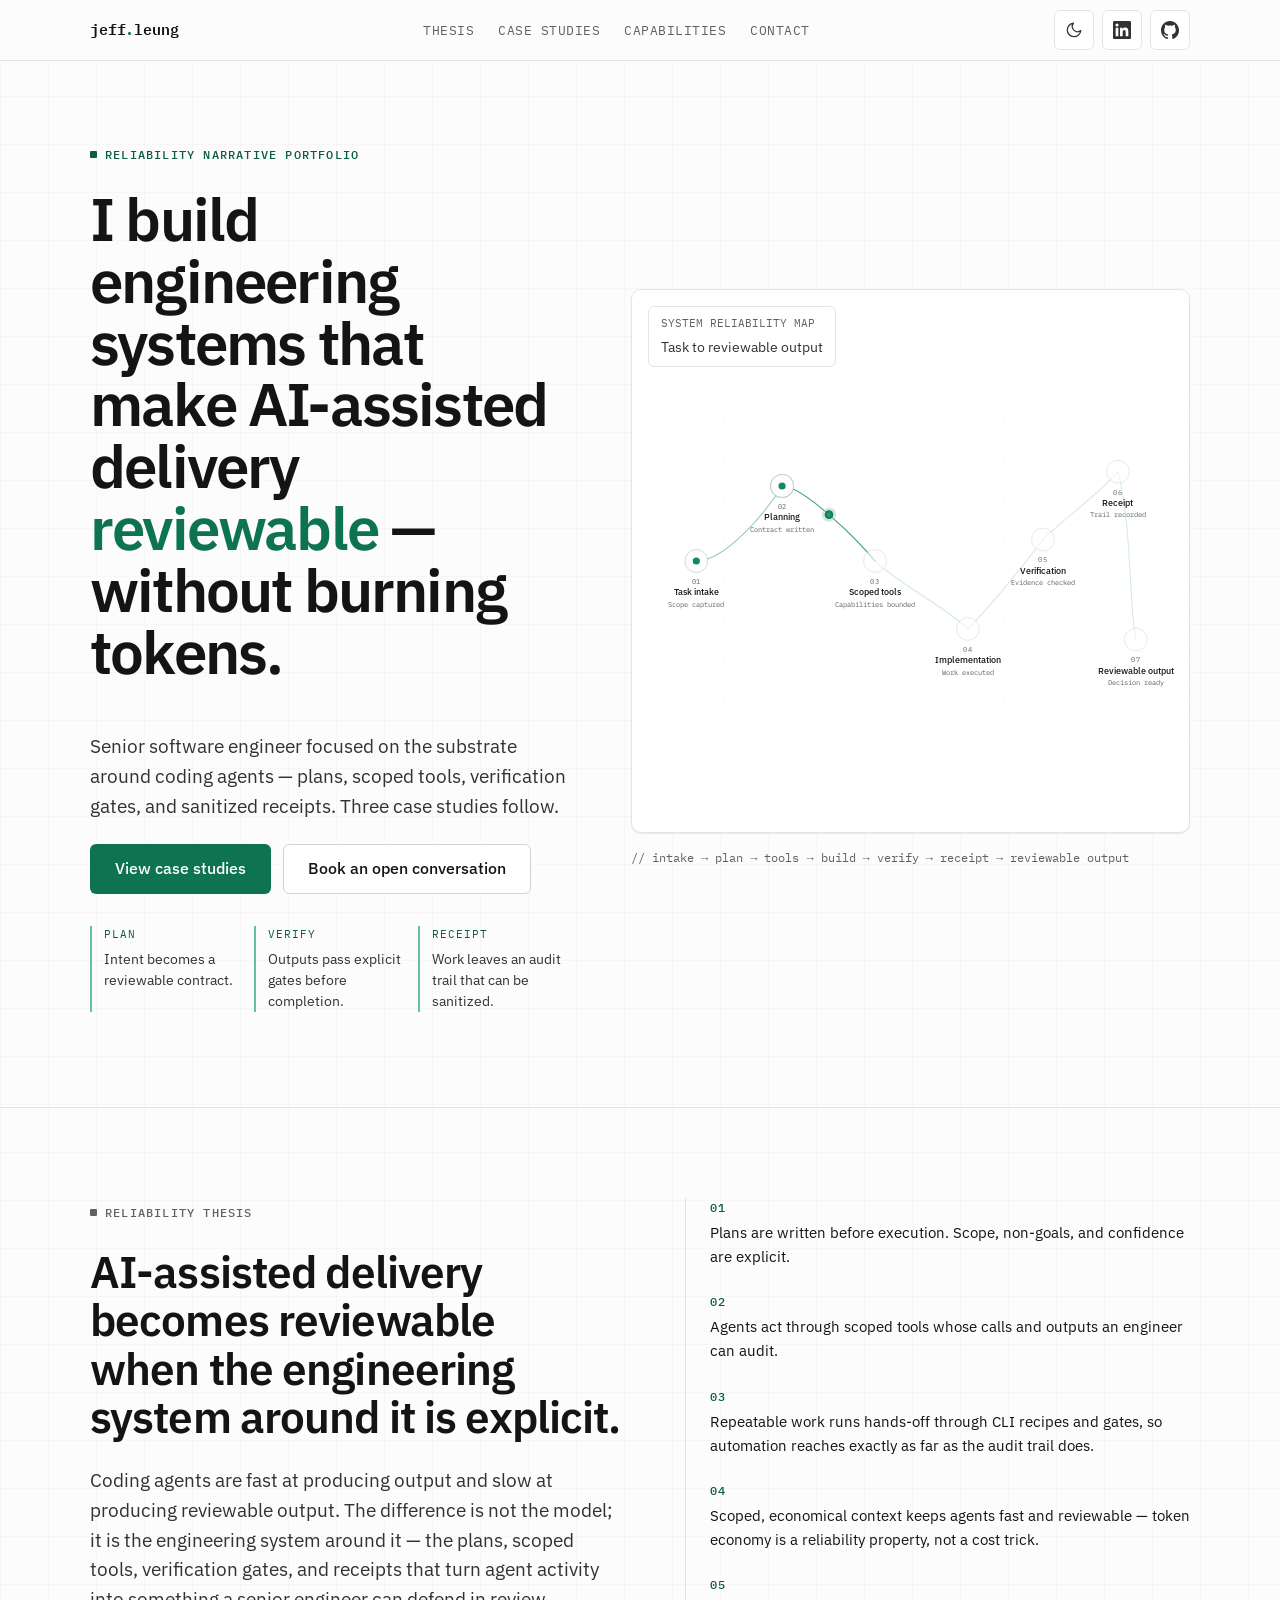
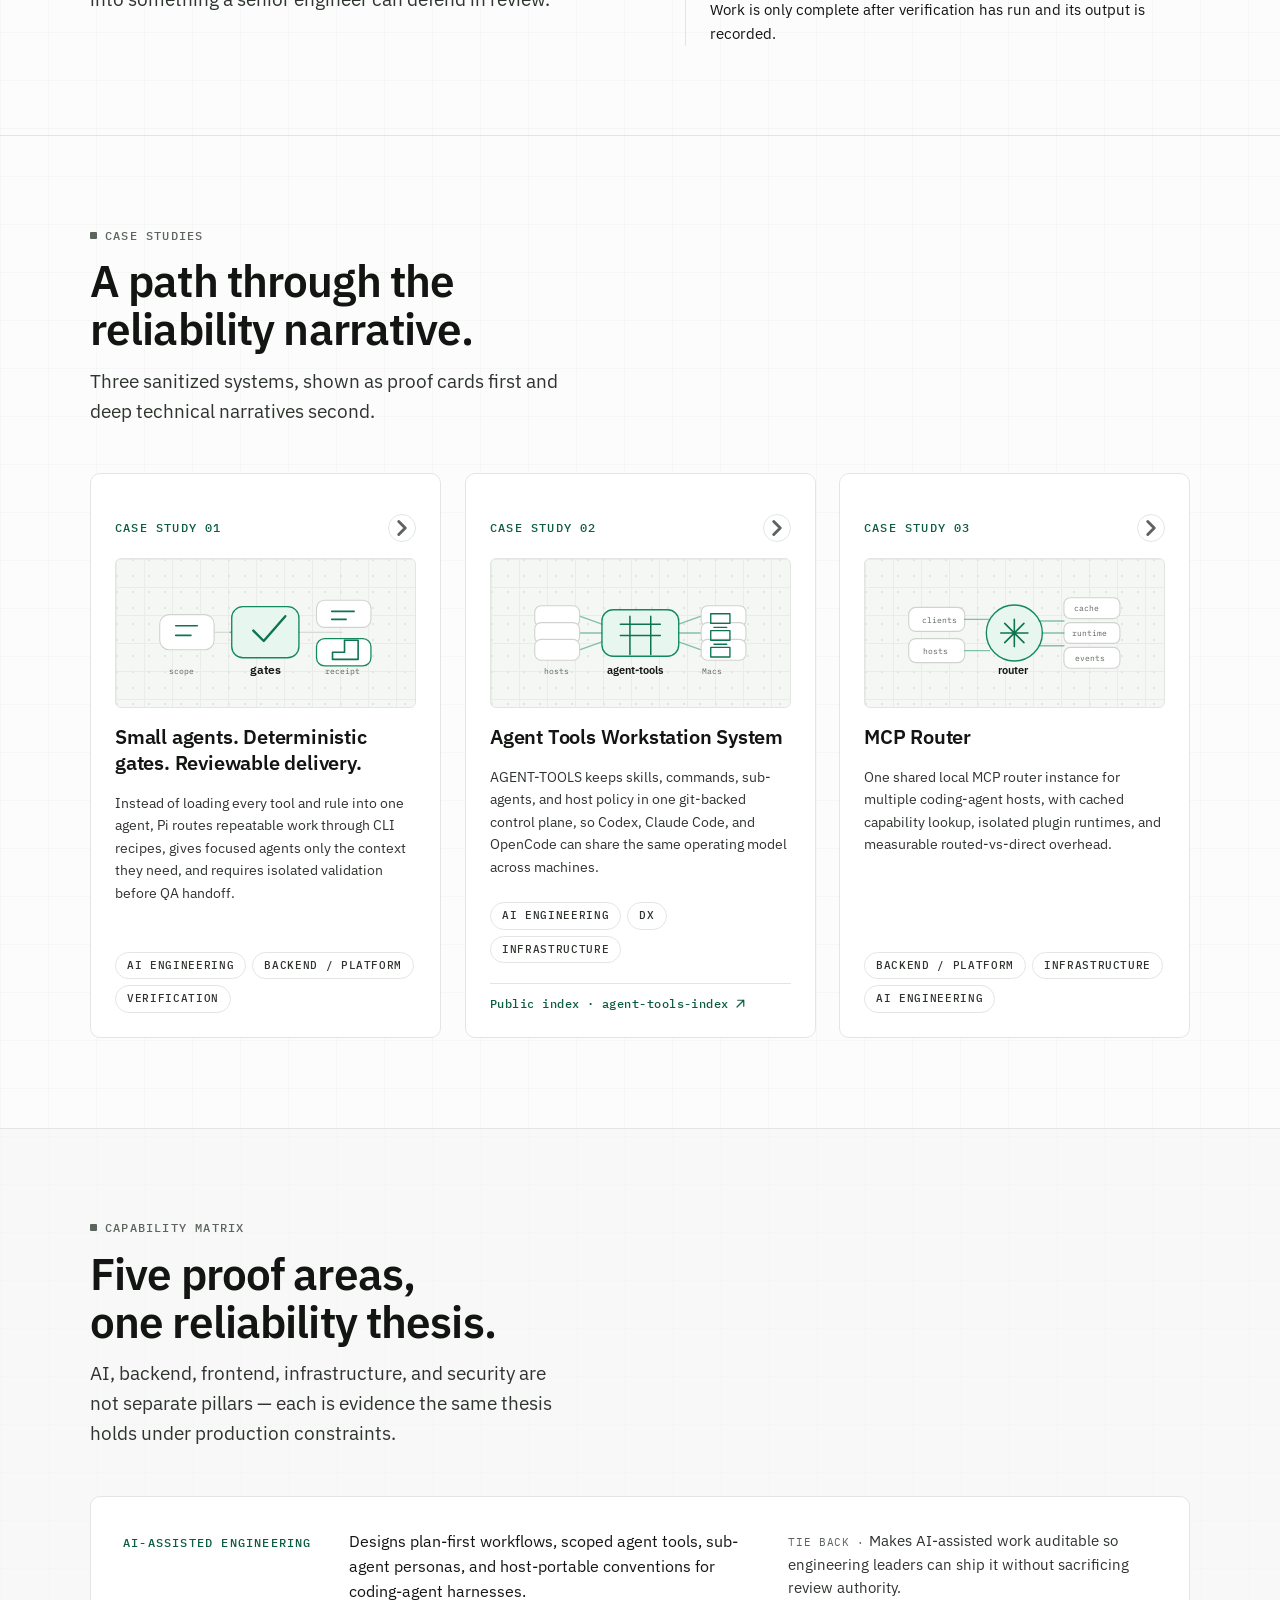
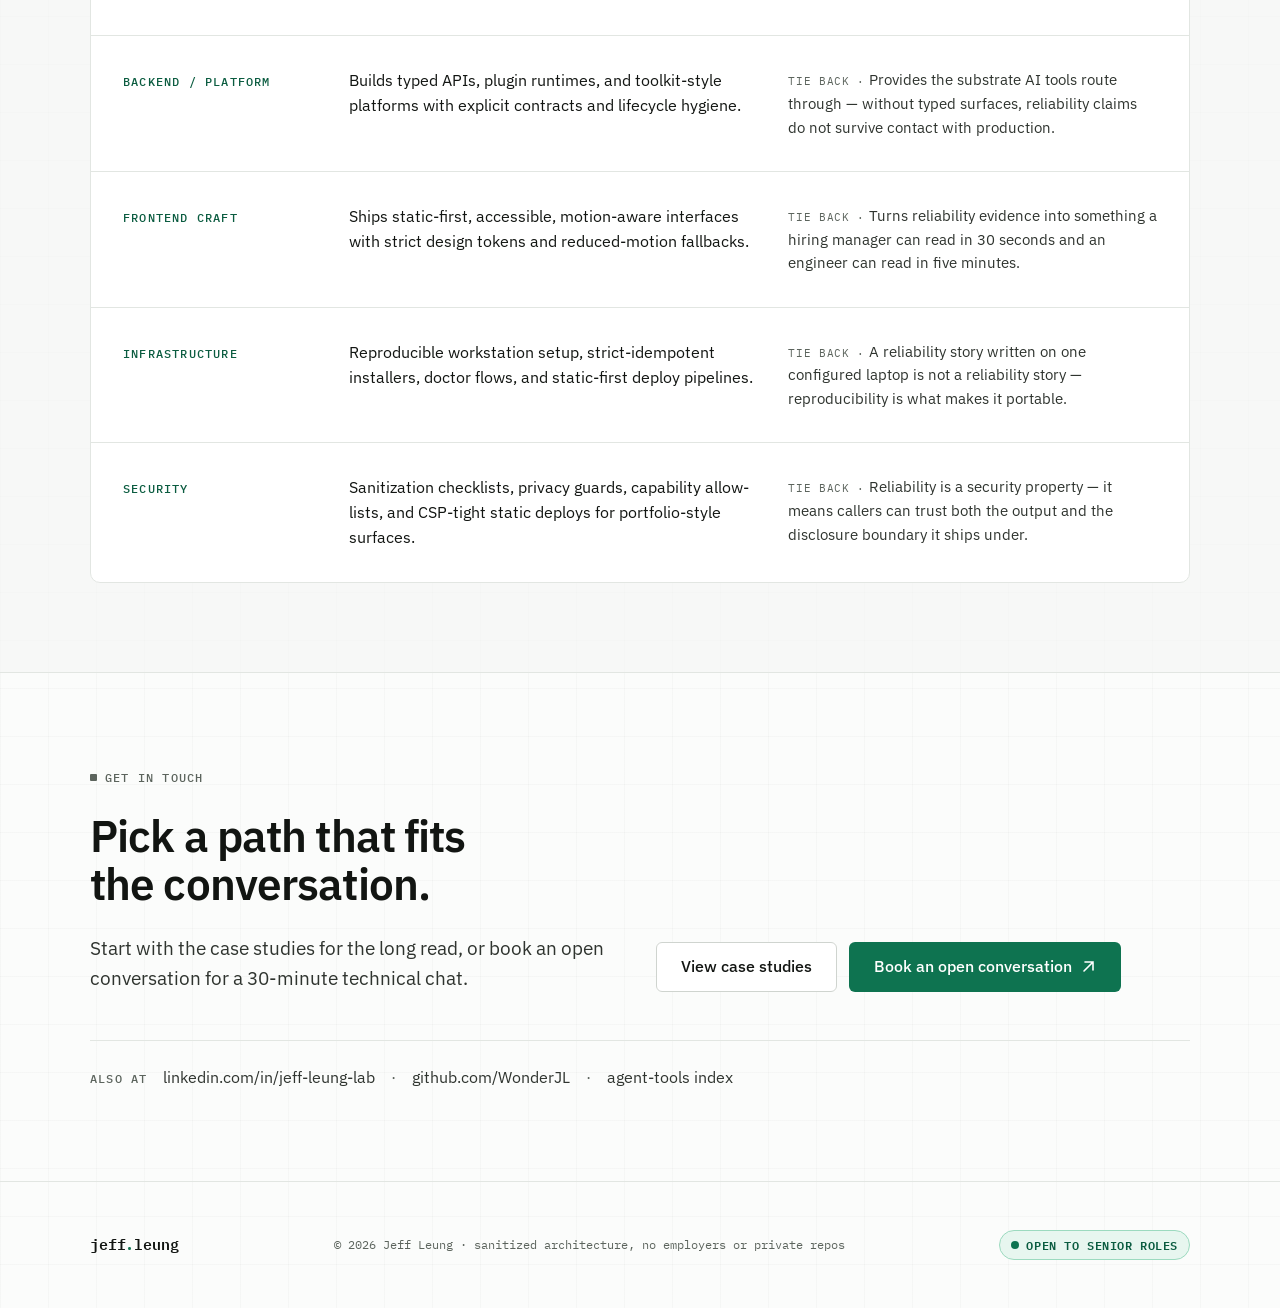
<file: index.html>
<!DOCTYPE html><html lang="en"> <head><meta charset="utf-8"><meta name="viewport" content="width=device-width, initial-scale=1"><!--
      In-document CSP + Referrer-Policy. Kept in sync with public/_headers (and
      auto-augmented with script-src hashes at build time by
      scripts/apply-csp-hashes.mjs) so the GitHub Pages mirror gets ~80% of the
      policy the Cloudflare host enforces via response headers. Caveats:
      `frame-ancestors` is ignored when delivered via <meta>; X-Frame-Options,
      Permissions-Policy, and X-Content-Type-Options have no meta equivalent
      and remain Cloudflare-only.
    --><meta http-equiv="Content-Security-Policy" content="default-src 'self'; script-src 'self' 'sha256-BWZxTUdoRWrf8f9VMqZdoaulvQjlKkOddWqZ7hkuO4Q=' 'sha256-QzWFZi+FLIx23tnm9SBU4aEgx4x8DsuASP07mfqol/c=' 'sha256-U7a72oKuFFz8D7GUHLA1NZ0ciymHmDOc9T9aVDg2rWU='; style-src 'self' 'unsafe-inline'; font-src 'self' data:; img-src 'self' data:; connect-src 'self'; frame-ancestors 'none'; base-uri 'self'; form-action 'self'; upgrade-insecure-requests"><meta name="referrer" content="strict-origin-when-cross-origin"><!-- No-flash theme init: sets data-theme before first paint. Same-origin
         script satisfies `script-src 'self'` (no inline hash needed). --><script src="/theme-init.js"></script><meta name="generator" content="Astro v5.18.2"><link rel="canonical" href="https://jeff-leung-portfolio.pages.dev/"><title>Jeff Leung — Reliability Narrative Portfolio</title><meta name="description" content="Engineering systems that make AI-assisted delivery reviewable without burning tokens. Sanitized case studies on AI-assisted development reliability, backend/platform design, and verification-driven delivery."><meta property="og:type" content="website"><meta property="og:title" content="Jeff Leung — Reliability Narrative Portfolio"><meta property="og:description" content="Engineering systems that make AI-assisted delivery reviewable without burning tokens. Sanitized case studies on AI-assisted development reliability, backend/platform design, and verification-driven delivery."><meta property="og:url" content="https://jeff-leung-portfolio.pages.dev/"><meta property="og:image" content="https://jeff-leung-portfolio.pages.dev/og-default.png"><meta property="og:locale" content="en_US"><meta name="twitter:card" content="summary_large_image"><meta name="twitter:title" content="Jeff Leung — Reliability Narrative Portfolio"><meta name="twitter:description" content="Engineering systems that make AI-assisted delivery reviewable without burning tokens. Sanitized case studies on AI-assisted development reliability, backend/platform design, and verification-driven delivery."><meta name="twitter:image" content="https://jeff-leung-portfolio.pages.dev/og-default.png"><link rel="icon" href="/favicon.svg" type="image/svg+xml"><script type="application/ld+json">{"@context":"https://schema.org","@type":"Person","name":"Jeff Leung","jobTitle":"Senior Software Engineer","description":"Engineering systems that make AI-assisted delivery reviewable without burning tokens. Sanitized case studies on AI-assisted development reliability, backend/platform design, and verification-driven delivery.","url":"https://jeff-leung-portfolio.pages.dev","sameAs":["https://www.linkedin.com/in/jeff-leung-lab/","https://github.com/WonderJL"]}</script><link rel="stylesheet" href="/_astro/_slug_.svdqSs6b.css">
<style>.card-main[data-astro-cid-5bsp5rlu]{display:flex;flex-direction:column;gap:inherit;flex:1;min-height:0;color:inherit;text-decoration:none}.card-main[data-astro-cid-5bsp5rlu]:focus-visible{outline:2px solid var(--color-focus, var(--accent));outline-offset:2px;border-radius:var(--r-md)}.card-diagram[data-astro-cid-5bsp5rlu] .card-diagram-system,.card-diagram[data-astro-cid-5bsp5rlu] [data-case-study-system-diagram]{position:absolute;inset:0;height:100%!important;width:100%;margin:0;border:0!important;border-radius:0!important;background:transparent!important}.card-diagram-fallback[data-astro-cid-5bsp5rlu]{position:absolute;inset:0;display:grid;place-items:center}.card-ref[data-astro-cid-5bsp5rlu]{display:inline-flex;align-items:center;gap:.35rem;margin-top:.25rem;padding-top:.65rem;border-top:1px solid var(--border);font-family:var(--mono, ui-monospace, monospace);font-size:.72rem;font-weight:500;letter-spacing:.04em;color:var(--accent-text, var(--accent));text-decoration:none}.card-ref[data-astro-cid-5bsp5rlu]:hover{color:var(--ink, inherit)}.card-ref[data-astro-cid-5bsp5rlu]:focus-visible{outline:2px solid var(--color-focus, var(--accent));outline-offset:2px;border-radius:4px}
</style><script type="module" src="/_astro/page.BT_9kWGp.js"></script></head> <body class="flex min-h-screen flex-col"> <a href="#main" class="focus:bg-ink-900 sr-only focus:not-sr-only focus:absolute focus:top-4 focus:left-4 focus:z-50 focus:rounded-md focus:px-4 focus:py-2 focus:text-[color:var(--color-ink-on-accent)] focus-visible:outline-2 focus-visible:outline-offset-2 focus-visible:outline-[color:var(--color-focus)]">
Skip to main content
</a> <header class="site-nav"> <div class="wrap nav-inner"> <a href="/" class="wordmark">jeff<span class="dot">.</span>leung</a> <nav aria-label="Primary" class="nav-links"> <a href="/#thesis">Thesis</a><a href="/#case-studies">Case studies</a><a href="/#capabilities">Capabilities</a><a href="/#contact">Contact</a> </nav> <div class="nav-actions"> <button class="icon-btn theme-toggle" id="theme-toggle" type="button" aria-label="Toggle light and dark theme"> <span class="i-moon"> <svg viewBox="0 0 24 24" fill="none" stroke="currentColor" stroke-width="1.7" aria-hidden="true"> <path d="M21 12.8A9 9 0 1 1 11.2 3a7 7 0 0 0 9.8 9.8Z" stroke-linecap="round" stroke-linejoin="round"></path> </svg> </span> <span class="i-sun"> <svg viewBox="0 0 24 24" fill="none" stroke="currentColor" stroke-width="1.7" aria-hidden="true"> <circle cx="12" cy="12" r="4.2"></circle> <path d="M12 2.5v2M12 19.5v2M2.5 12h2M19.5 12h2M5 5l1.5 1.5M17.5 17.5L19 19M19 5l-1.5 1.5M6.5 17.5L5 19" stroke-linecap="round"></path> </svg> </span> </button> <a href="https://www.linkedin.com/in/jeff-leung-lab/" target="_blank" rel="noopener noreferrer" aria-label="LinkedIn profile (opens in new tab)" class="icon-btn"> <svg viewBox="0 0 24 24" fill="currentColor" aria-hidden="true"> <path d="M20.45 20.45h-3.55v-5.57c0-1.33-.02-3.04-1.85-3.04-1.85 0-2.13 1.45-2.13 2.94v5.67H9.36V9h3.41v1.56h.05c.48-.9 1.64-1.85 3.37-1.85 3.6 0 4.27 2.37 4.27 5.45v6.29ZM5.34 7.43a2.06 2.06 0 1 1 0-4.12 2.06 2.06 0 0 1 0 4.12ZM7.12 20.45H3.55V9h3.57v11.45ZM22.22 0H1.77C.79 0 0 .77 0 1.72v20.56C0 23.23.79 24 1.77 24h20.45c.98 0 1.78-.77 1.78-1.72V1.72C24 .77 23.2 0 22.22 0Z"></path> </svg> </a> <a href="https://github.com/WonderJL" target="_blank" rel="noopener noreferrer" aria-label="GitHub profile (opens in new tab)" class="icon-btn"> <svg viewBox="0 0 24 24" fill="currentColor" aria-hidden="true"> <path d="M12 0C5.37 0 0 5.5 0 12.3c0 5.44 3.44 10.06 8.21 11.69.6.11.82-.27.82-.6 0-.3-.01-1.08-.02-2.13-3.34.74-4.04-1.64-4.04-1.64-.55-1.42-1.34-1.8-1.34-1.8-1.09-.76.08-.75.08-.75 1.2.09 1.84 1.27 1.84 1.27 1.07 1.88 2.8 1.34 3.49 1.02.11-.8.42-1.34.76-1.65-2.67-.31-5.47-1.37-5.47-6.1 0-1.35.47-2.45 1.24-3.31-.12-.31-.54-1.57.12-3.27 0 0 1.01-.33 3.31 1.27a11.2 11.2 0 0 1 6.02 0c2.3-1.6 3.3-1.27 3.3-1.27.67 1.7.25 2.96.13 3.27.77.86 1.24 1.96 1.24 3.31 0 4.74-2.81 5.78-5.49 6.09.43.38.81 1.13.81 2.28 0 1.64-.02 2.97-.02 3.37 0 .33.22.71.83.59C20.57 22.36 24 17.74 24 12.3 24 5.5 18.63 0 12 0Z"></path> </svg> </a> </div> </div> </header> <main id="main" class="flex-1">  <section id="hero" class="section hero"> <div class="wrap hero-grid"> <div class="hero-copy-top"> <span class="kicker accent reveal">Reliability narrative portfolio</span> <h1 class="display reveal">
I build engineering systems that make AI-assisted delivery <span class="hl">reviewable</span> — without burning tokens.
</h1> </div> <div class="hero-visual reveal"> <style>astro-island,astro-slot,astro-static-slot{display:contents}</style><script>(()=>{var e=async t=>{await(await t())()};(self.Astro||(self.Astro={})).load=e;window.dispatchEvent(new Event("astro:load"));})();</script><script>(()=>{var A=Object.defineProperty;var g=(i,o,a)=>o in i?A(i,o,{enumerable:!0,configurable:!0,writable:!0,value:a}):i[o]=a;var d=(i,o,a)=>g(i,typeof o!="symbol"?o+"":o,a);{let i={0:t=>m(t),1:t=>a(t),2:t=>new RegExp(t),3:t=>new Date(t),4:t=>new Map(a(t)),5:t=>new Set(a(t)),6:t=>BigInt(t),7:t=>new URL(t),8:t=>new Uint8Array(t),9:t=>new Uint16Array(t),10:t=>new Uint32Array(t),11:t=>1/0*t},o=t=>{let[l,e]=t;return l in i?i[l](e):void 0},a=t=>t.map(o),m=t=>typeof t!="object"||t===null?t:Object.fromEntries(Object.entries(t).map(([l,e])=>[l,o(e)]));class y extends HTMLElement{constructor(){super(...arguments);d(this,"Component");d(this,"hydrator");d(this,"hydrate",async()=>{var b;if(!this.hydrator||!this.isConnected)return;let e=(b=this.parentElement)==null?void 0:b.closest("astro-island[ssr]");if(e){e.addEventListener("astro:hydrate",this.hydrate,{once:!0});return}let c=this.querySelectorAll("astro-slot"),n={},h=this.querySelectorAll("template[data-astro-template]");for(let r of h){let s=r.closest(this.tagName);s!=null&&s.isSameNode(this)&&(n[r.getAttribute("data-astro-template")||"default"]=r.innerHTML,r.remove())}for(let r of c){let s=r.closest(this.tagName);s!=null&&s.isSameNode(this)&&(n[r.getAttribute("name")||"default"]=r.innerHTML)}let p;try{p=this.hasAttribute("props")?m(JSON.parse(this.getAttribute("props"))):{}}catch(r){let s=this.getAttribute("component-url")||"<unknown>",v=this.getAttribute("component-export");throw v&&(s+=` (export ${v})`),console.error(`[hydrate] Error parsing props for component ${s}`,this.getAttribute("props"),r),r}let u;await this.hydrator(this)(this.Component,p,n,{client:this.getAttribute("client")}),this.removeAttribute("ssr"),this.dispatchEvent(new CustomEvent("astro:hydrate"))});d(this,"unmount",()=>{this.isConnected||this.dispatchEvent(new CustomEvent("astro:unmount"))})}disconnectedCallback(){document.removeEventListener("astro:after-swap",this.unmount),document.addEventListener("astro:after-swap",this.unmount,{once:!0})}connectedCallback(){if(!this.hasAttribute("await-children")||document.readyState==="interactive"||document.readyState==="complete")this.childrenConnectedCallback();else{let e=()=>{document.removeEventListener("DOMContentLoaded",e),c.disconnect(),this.childrenConnectedCallback()},c=new MutationObserver(()=>{var n;((n=this.lastChild)==null?void 0:n.nodeType)===Node.COMMENT_NODE&&this.lastChild.nodeValue==="astro:end"&&(this.lastChild.remove(),e())});c.observe(this,{childList:!0}),document.addEventListener("DOMContentLoaded",e)}}async childrenConnectedCallback(){let e=this.getAttribute("before-hydration-url");e&&await import(e),this.start()}async start(){let e=JSON.parse(this.getAttribute("opts")),c=this.getAttribute("client");if(Astro[c]===void 0){window.addEventListener(`astro:${c}`,()=>this.start(),{once:!0});return}try{await Astro[c](async()=>{let n=this.getAttribute("renderer-url"),[h,{default:p}]=await Promise.all([import(this.getAttribute("component-url")),n?import(n):()=>()=>{}]),u=this.getAttribute("component-export")||"default";if(!u.includes("."))this.Component=h[u];else{this.Component=h;for(let f of u.split("."))this.Component=this.Component[f]}return this.hydrator=p,this.hydrate},e,this)}catch(n){console.error(`[astro-island] Error hydrating ${this.getAttribute("component-url")}`,n)}}attributeChangedCallback(){this.hydrate()}}d(y,"observedAttributes",["props"]),customElements.get("astro-island")||customElements.define("astro-island",y)}})();</script><astro-island uid="Ze63QX" prefix="r4" component-url="/_astro/SystemReliabilityMap.BduYvnrJ.js" component-export="default" renderer-url="/_astro/client.Bz692-Ao.js" props="{}" ssr client="load" opts="{&quot;name&quot;:&quot;SystemReliabilityMap&quot;,&quot;value&quot;:true}" await-children><div class="relative h-full min-h-[24rem] w-full overflow-hidden rounded-lg border border-[color:var(--color-border)] bg-surface-1 shadow-sm lg:min-h-[34rem]" aria-label="System Reliability Map: a task moves through intake, planning, agent tools, implementation, verification, receipt, and reviewable output." role="img"><div class="absolute left-4 top-4 z-10 rounded-md border border-[color:var(--color-border)] bg-surface-1/90 px-3 py-2 backdrop-blur-sm"><p class="font-mono text-[0.6875rem] uppercase text-ink-500">System Reliability Map</p><p class="mt-1 text-small text-ink-700">Task to reviewable output</p></div><svg viewBox="0 0 780 500" class="absolute inset-0 h-full w-full" aria-hidden="true"><defs><radialGradient id="reliabilityToken" cx="50%" cy="50%" r="50%"><stop offset="0%" stop-color="var(--color-accent-400)" stop-opacity="1"></stop><stop offset="100%" stop-color="var(--color-accent-600)" stop-opacity="1"></stop></radialGradient></defs><g stroke="var(--color-border)" stroke-width="1" opacity="0.4"><line x1="65" y1="0" x2="65" y2="500" stroke-dasharray="2 6"></line><line x1="130" y1="0" x2="130" y2="500" stroke-dasharray="2 6"></line><line x1="195" y1="0" x2="195" y2="500" stroke-dasharray="2 6"></line><line x1="260" y1="0" x2="260" y2="500" stroke-dasharray="2 6"></line><line x1="325" y1="0" x2="325" y2="500" stroke-dasharray="2 6"></line><line x1="390" y1="0" x2="390" y2="500" stroke-dasharray="2 6"></line><line x1="455" y1="0" x2="455" y2="500" stroke-dasharray="2 6"></line><line x1="520" y1="0" x2="520" y2="500" stroke-dasharray="2 6"></line><line x1="585" y1="0" x2="585" y2="500" stroke-dasharray="2 6"></line><line x1="650" y1="0" x2="650" y2="500" stroke-dasharray="2 6"></line><line x1="715" y1="0" x2="715" y2="500" stroke-dasharray="2 6"></line><line x1="780" y1="0" x2="780" y2="500" stroke-dasharray="2 6"></line><line x1="0" y1="55.55555555555556" x2="780" y2="55.55555555555556" stroke-dasharray="2 6"></line><line x1="0" y1="111.11111111111111" x2="780" y2="111.11111111111111" stroke-dasharray="2 6"></line><line x1="0" y1="166.66666666666669" x2="780" y2="166.66666666666669" stroke-dasharray="2 6"></line><line x1="0" y1="222.22222222222223" x2="780" y2="222.22222222222223" stroke-dasharray="2 6"></line><line x1="0" y1="277.77777777777777" x2="780" y2="277.77777777777777" stroke-dasharray="2 6"></line><line x1="0" y1="333.33333333333337" x2="780" y2="333.33333333333337" stroke-dasharray="2 6"></line><line x1="0" y1="388.8888888888889" x2="780" y2="388.8888888888889" stroke-dasharray="2 6"></line><line x1="0" y1="444.44444444444446" x2="780" y2="444.44444444444446" stroke-dasharray="2 6"></line><line x1="0" y1="500" x2="780" y2="500" stroke-dasharray="2 6"></line></g><g fill="none" stroke="var(--color-accent-500)" stroke-width="1.5" stroke-linecap="round"><path d="M 90 250 C 130 250, 185 185, 210 145" data-reliability-edge="true" data-reliability-edge-id="intake-plan"></path><path d="M 210 145 C 240 145, 315 220, 340 250" data-reliability-edge="true" data-reliability-edge-id="plan-tools"></path><path d="M 340 250 C 370 280, 440 315, 470 345" data-reliability-edge="true" data-reliability-edge-id="tools-impl"></path><path d="M 470 345 C 500 315, 545 260, 575 220" data-reliability-edge="true" data-reliability-edge-id="impl-verify"></path><path d="M 575 220 C 605 190, 655 155, 680 125" data-reliability-edge="true" data-reliability-edge-id="verify-receipt"></path><path d="M 680 125 C 700 205, 695 310, 705 360" data-reliability-edge="true" data-reliability-edge-id="receipt-review"></path></g><g><g data-reliability-node="true" data-reliability-node-id="intake" transform="translate(90 250)"><circle r="16" fill="none" stroke="var(--color-accent-400)" stroke-width="1.5" opacity="0" data-reliability-node-pulse="true"></circle><circle r="16" fill="var(--color-surface-1)" stroke="var(--color-border-strong)" stroke-width="1.25" data-reliability-node-ring="true"></circle><circle r="5" fill="var(--color-accent-500)" fill-opacity="0" data-reliability-node-fill="true"></circle><text x="0" y="32" text-anchor="middle" font-family="var(--font-mono)" font-size="10" fill="var(--color-ink-500)" letter-spacing="0.08em">01</text><text x="0" y="48" text-anchor="middle" font-family="var(--font-sans)" font-size="12" fill="var(--color-ink-900)" font-weight="500">Task intake</text><text x="0" y="64" text-anchor="middle" font-family="var(--font-mono)" font-size="10" fill="var(--color-ink-500)">Scope captured</text></g><g data-reliability-node="true" data-reliability-node-id="plan" transform="translate(210 145)"><circle r="16" fill="none" stroke="var(--color-accent-400)" stroke-width="1.5" opacity="0" data-reliability-node-pulse="true"></circle><circle r="16" fill="var(--color-surface-1)" stroke="var(--color-border-strong)" stroke-width="1.25" data-reliability-node-ring="true"></circle><circle r="5" fill="var(--color-accent-500)" fill-opacity="0" data-reliability-node-fill="true"></circle><text x="0" y="32" text-anchor="middle" font-family="var(--font-mono)" font-size="10" fill="var(--color-ink-500)" letter-spacing="0.08em">02</text><text x="0" y="48" text-anchor="middle" font-family="var(--font-sans)" font-size="12" fill="var(--color-ink-900)" font-weight="500">Planning</text><text x="0" y="64" text-anchor="middle" font-family="var(--font-mono)" font-size="10" fill="var(--color-ink-500)">Contract written</text></g><g data-reliability-node="true" data-reliability-node-id="tools" transform="translate(340 250)"><circle r="16" fill="none" stroke="var(--color-accent-400)" stroke-width="1.5" opacity="0" data-reliability-node-pulse="true"></circle><circle r="16" fill="var(--color-surface-1)" stroke="var(--color-border-strong)" stroke-width="1.25" data-reliability-node-ring="true"></circle><circle r="5" fill="var(--color-accent-500)" fill-opacity="0" data-reliability-node-fill="true"></circle><text x="0" y="32" text-anchor="middle" font-family="var(--font-mono)" font-size="10" fill="var(--color-ink-500)" letter-spacing="0.08em">03</text><text x="0" y="48" text-anchor="middle" font-family="var(--font-sans)" font-size="12" fill="var(--color-ink-900)" font-weight="500">Scoped tools</text><text x="0" y="64" text-anchor="middle" font-family="var(--font-mono)" font-size="10" fill="var(--color-ink-500)">Capabilities bounded</text></g><g data-reliability-node="true" data-reliability-node-id="impl" transform="translate(470 345)"><circle r="16" fill="none" stroke="var(--color-accent-400)" stroke-width="1.5" opacity="0" data-reliability-node-pulse="true"></circle><circle r="16" fill="var(--color-surface-1)" stroke="var(--color-border-strong)" stroke-width="1.25" data-reliability-node-ring="true"></circle><circle r="5" fill="var(--color-accent-500)" fill-opacity="0" data-reliability-node-fill="true"></circle><text x="0" y="32" text-anchor="middle" font-family="var(--font-mono)" font-size="10" fill="var(--color-ink-500)" letter-spacing="0.08em">04</text><text x="0" y="48" text-anchor="middle" font-family="var(--font-sans)" font-size="12" fill="var(--color-ink-900)" font-weight="500">Implementation</text><text x="0" y="64" text-anchor="middle" font-family="var(--font-mono)" font-size="10" fill="var(--color-ink-500)">Work executed</text></g><g data-reliability-node="true" data-reliability-node-id="verify" transform="translate(575 220)"><circle r="16" fill="none" stroke="var(--color-accent-400)" stroke-width="1.5" opacity="0" data-reliability-node-pulse="true"></circle><circle r="16" fill="var(--color-surface-1)" stroke="var(--color-border-strong)" stroke-width="1.25" data-reliability-node-ring="true"></circle><circle r="5" fill="var(--color-accent-500)" fill-opacity="0" data-reliability-node-fill="true"></circle><text x="0" y="32" text-anchor="middle" font-family="var(--font-mono)" font-size="10" fill="var(--color-ink-500)" letter-spacing="0.08em">05</text><text x="0" y="48" text-anchor="middle" font-family="var(--font-sans)" font-size="12" fill="var(--color-ink-900)" font-weight="500">Verification</text><text x="0" y="64" text-anchor="middle" font-family="var(--font-mono)" font-size="10" fill="var(--color-ink-500)">Evidence checked</text></g><g data-reliability-node="true" data-reliability-node-id="receipt" transform="translate(680 125)"><circle r="16" fill="none" stroke="var(--color-accent-400)" stroke-width="1.5" opacity="0" data-reliability-node-pulse="true"></circle><circle r="16" fill="var(--color-surface-1)" stroke="var(--color-border-strong)" stroke-width="1.25" data-reliability-node-ring="true"></circle><circle r="5" fill="var(--color-accent-500)" fill-opacity="0" data-reliability-node-fill="true"></circle><text x="0" y="32" text-anchor="middle" font-family="var(--font-mono)" font-size="10" fill="var(--color-ink-500)" letter-spacing="0.08em">06</text><text x="0" y="48" text-anchor="middle" font-family="var(--font-sans)" font-size="12" fill="var(--color-ink-900)" font-weight="500">Receipt</text><text x="0" y="64" text-anchor="middle" font-family="var(--font-mono)" font-size="10" fill="var(--color-ink-500)">Trail recorded</text></g><g data-reliability-node="true" data-reliability-node-id="review" transform="translate(705 360)"><circle r="16" fill="none" stroke="var(--color-accent-400)" stroke-width="1.5" opacity="0" data-reliability-node-pulse="true"></circle><circle r="16" fill="var(--color-surface-1)" stroke="var(--color-border-strong)" stroke-width="1.25" data-reliability-node-ring="true"></circle><circle r="5" fill="var(--color-accent-500)" fill-opacity="0" data-reliability-node-fill="true"></circle><text x="0" y="32" text-anchor="middle" font-family="var(--font-mono)" font-size="10" fill="var(--color-ink-500)" letter-spacing="0.08em">07</text><text x="0" y="48" text-anchor="middle" font-family="var(--font-sans)" font-size="12" fill="var(--color-ink-900)" font-weight="500">Reviewable output</text><text x="0" y="64" text-anchor="middle" font-family="var(--font-mono)" font-size="10" fill="var(--color-ink-500)">Decision ready</text></g></g><g data-reliability-token="true" opacity="0"><circle r="10" fill="var(--color-accent-200)" opacity="0.5"></circle><circle r="6" fill="url(#reliabilityToken)"></circle></g></svg></div><!--astro:end--></astro-island> <p class="map-cap">// intake → plan → tools → build → verify → receipt → reviewable output</p> </div> <div class="hero-copy-bottom"> <p class="lede reveal measure">
Senior software engineer focused on the substrate around coding agents — plans, scoped
        tools, verification gates, and sanitized receipts. Three case studies follow.
</p> <div class="hero-cta reveal"> <a class="btn btn-primary btn-lg" href="#case-studies">View case studies</a> <a class="btn btn-secondary btn-lg" href="https://calendly.com/jeffleung-tech/open-conversation-systems-engineering-ai-web3" target="_blank" rel="noopener noreferrer">
Book an open conversation
</a> </div> <div class="proof-strip reveal"> <div class="proof"> <div class="pt">Plan</div> <div class="pd">Intent becomes a reviewable contract.</div> </div> <div class="proof"> <div class="pt">Verify</div> <div class="pd">Outputs pass explicit gates before completion.</div> </div> <div class="proof"> <div class="pt">Receipt</div> <div class="pd">Work leaves an audit trail that can be sanitized.</div> </div> </div> </div> </div> </section> <section id="thesis" aria-labelledby="thesis-heading" class="section section--hairline"> <div class="wrap thesis-grid"> <div class="stack"> <span class="kicker reveal">Reliability thesis</span> <h2 id="thesis-heading" class="h1 reveal">
AI-assisted delivery becomes reviewable when the engineering system around it is explicit.
</h2> <p class="lede reveal measure">
Coding agents are fast at producing output and slow at producing reviewable output. The
        difference is not the model; it is the engineering system around it — the plans, scoped
        tools, verification gates, and receipts that turn agent activity into something a senior
        engineer can defend in review.
</p> </div> <ol class="numbered"> <li class="reveal"> <span class="kicker accent bare">01</span> <p>Plans are written before execution. Scope, non-goals, and confidence are explicit.</p> </li><li class="reveal"> <span class="kicker accent bare">02</span> <p>Agents act through scoped tools whose calls and outputs an engineer can audit.</p> </li><li class="reveal"> <span class="kicker accent bare">03</span> <p>Repeatable work runs hands-off through CLI recipes and gates, so automation reaches exactly as far as the audit trail does.</p> </li><li class="reveal"> <span class="kicker accent bare">04</span> <p>Scoped, economical context keeps agents fast and reviewable — token economy is a reliability property, not a cost trick.</p> </li><li class="reveal"> <span class="kicker accent bare">05</span> <p>Work is only complete after verification has run and its output is recorded.</p> </li> </ol> </div> </section> <section id="case-studies" aria-labelledby="case-studies-heading" class="section section--hairline"> <div class="wrap"> <div class="section-head"> <span class="kicker reveal">Case studies</span> <h2 id="case-studies-heading" class="h1 reveal">A path through the reliability narrative.</h2> <p class="lede reveal">
Three sanitized systems, shown as proof cards first and deep technical narratives second.
</p> </div> <div class="cards-grid"> <article class="card reveal is-link" data-case-study-card-wrap data-astro-cid-5bsp5rlu> <span class="ticks" data-astro-cid-5bsp5rlu><span class="tl" data-astro-cid-5bsp5rlu></span><span class="br" data-astro-cid-5bsp5rlu></span></span> <a href="/case-studies/ai-assisted-delivery-reliability" class="card-main" data-case-study-card data-astro-cid-5bsp5rlu> <div class="card-head" data-astro-cid-5bsp5rlu> <span class="kicker accent bare" data-astro-cid-5bsp5rlu>Case study 01</span> <span class="card-arrow" aria-hidden="true" data-astro-cid-5bsp5rlu> <svg viewBox="0 0 16 16" fill="none" stroke="currentColor" stroke-width="1.8" data-astro-cid-5bsp5rlu> <path d="M6 4l4 4-4 4" stroke-linecap="round" stroke-linejoin="round" data-astro-cid-5bsp5rlu></path> </svg> </span> </div> <div class="card-diagram" data-astro-cid-5bsp5rlu> <figure class="bg-surface-0 relative isolate h-36 overflow-hidden rounded-md border border-[color:var(--color-border)] sm:h-40 card-diagram-system" data-case-study-preview="true" data-case-study-system-diagram="true" data-case-study-system-diagram-kind="delivery-gates" aria-hidden="true"><div class="pointer-events-none absolute inset-0 z-0 opacity-60" aria-hidden="true"><div class="h-full w-full bg-[linear-gradient(90deg,var(--color-border)_1px,transparent_1px),linear-gradient(180deg,var(--color-border)_1px,transparent_1px)] bg-[size:28px_28px]"></div></div><svg class="relative z-10 h-full w-full" viewBox="0 0 320 150" aria-hidden="true"><path d="M62 74h194" fill="none" stroke="var(--color-border-strong)" stroke-width="1.3" stroke-linecap="round"></path><path d="M116 74h86" fill="none" stroke="color-mix(in srgb, var(--color-accent-500) 50%, transparent)" stroke-width="1.8" stroke-linecap="round"></path><rect x="28" y="52" width="68" height="44" rx="12" fill="var(--color-surface-1)" stroke="var(--color-border-strong)" stroke-width="1.4"></rect><rect x="118" y="42" width="84" height="64" rx="14" fill="var(--color-accent-50)" stroke="var(--color-accent-500)" stroke-width="1.7"></rect><rect x="224" y="34" width="68" height="34" rx="10" fill="var(--color-surface-1)" stroke="var(--color-border-strong)" stroke-width="1.4"></rect><rect x="224" y="82" width="68" height="34" rx="10" fill="var(--color-surface-1)" stroke="var(--color-accent-500)" stroke-width="1.6"></rect><path d="M48 66h27M48 78h19" fill="none" stroke="var(--color-accent-600)" stroke-width="2" stroke-linecap="round"></path><path d="M145 72l13 13 27-31" fill="none" stroke="var(--color-accent-600)" stroke-width="3" stroke-linecap="round" stroke-linejoin="round"></path><path d="M243 48h28M243 58h18M244 99h15v-15h17v24h-32z" fill="none" stroke="var(--color-accent-600)" stroke-width="2" stroke-linecap="round" stroke-linejoin="round"></path><text x="40" y="126" fill="var(--color-ink-500)" font-family="var(--font-mono)" font-size="10">scope</text><text x="141" y="126" fill="var(--color-ink-900)" font-family="var(--font-sans)" font-size="15" font-weight="600">gates</text><text x="234" y="126" fill="var(--color-ink-500)" font-family="var(--font-mono)" font-size="10">receipt</text></svg></figure> </div> <h3 class="h3" data-astro-cid-5bsp5rlu>Small agents. Deterministic gates. Reviewable delivery.</h3> <p class="small" data-astro-cid-5bsp5rlu>Instead of loading every tool and rule into one agent, Pi routes repeatable work through CLI recipes, gives focused agents only the context they need, and requires isolated validation before QA handoff.</p> <div class="card-tags" data-astro-cid-5bsp5rlu> <span class="tag" data-astro-cid-5bsp5rlu>AI engineering</span><span class="tag" data-astro-cid-5bsp5rlu>Backend / Platform</span><span class="tag" data-astro-cid-5bsp5rlu>Verification</span> </div> </a>  </article> <article class="card reveal is-link" data-case-study-card-wrap data-astro-cid-5bsp5rlu> <span class="ticks" data-astro-cid-5bsp5rlu><span class="tl" data-astro-cid-5bsp5rlu></span><span class="br" data-astro-cid-5bsp5rlu></span></span> <a href="/case-studies/agent-tools-workstation" class="card-main" data-case-study-card data-astro-cid-5bsp5rlu> <div class="card-head" data-astro-cid-5bsp5rlu> <span class="kicker accent bare" data-astro-cid-5bsp5rlu>Case study 02</span> <span class="card-arrow" aria-hidden="true" data-astro-cid-5bsp5rlu> <svg viewBox="0 0 16 16" fill="none" stroke="currentColor" stroke-width="1.8" data-astro-cid-5bsp5rlu> <path d="M6 4l4 4-4 4" stroke-linecap="round" stroke-linejoin="round" data-astro-cid-5bsp5rlu></path> </svg> </span> </div> <div class="card-diagram" data-astro-cid-5bsp5rlu> <figure class="bg-surface-0 relative isolate h-36 overflow-hidden rounded-md border border-[color:var(--color-border)] sm:h-40 card-diagram-system" data-case-study-preview="true" data-case-study-system-diagram="true" data-case-study-system-diagram-kind="workstation-sync" aria-hidden="true"><div class="pointer-events-none absolute inset-0 z-0 opacity-60" aria-hidden="true"><div class="h-full w-full bg-[linear-gradient(90deg,var(--color-border)_1px,transparent_1px),linear-gradient(180deg,var(--color-border)_1px,transparent_1px)] bg-[size:28px_28px]"></div></div><svg class="relative z-10 h-full w-full" viewBox="0 0 320 150" aria-hidden="true"><rect x="112" y="46" width="96" height="58" rx="14" fill="var(--color-accent-50)" stroke="var(--color-accent-500)" stroke-width="1.7"></rect><path d="M84 54l28 10M84 75h28M84 96l28-10M208 64l28-10M208 75h28M208 86l28 10" fill="none" stroke="color-mix(in srgb, var(--color-accent-500) 50%, transparent)" stroke-width="1.7" stroke-linecap="round"></path><g fill="var(--color-surface-1)" stroke="var(--color-border-strong)" stroke-width="1.4"><rect x="28" y="41" width="56" height="26" rx="8"></rect><rect x="28" y="62" width="56" height="26" rx="8"></rect><rect x="28" y="83" width="56" height="26" rx="8"></rect><rect x="236" y="41" width="56" height="26" rx="8"></rect><rect x="236" y="62" width="56" height="26" rx="8"></rect><rect x="236" y="83" width="56" height="26" rx="8"></rect></g><path d="M135 64h50M135 78h50M147 54v48M173 54v48" fill="none" stroke="var(--color-accent-600)" stroke-width="1.9" stroke-linecap="round"></path><path d="M248 51h24v12h-24zM252 68h16M248 72h24v12h-24zM252 89h16M248 93h24v12h-24z" fill="none" stroke="var(--color-accent-600)" stroke-width="1.7" stroke-linecap="round" stroke-linejoin="round"></path><text x="40" y="126" fill="var(--color-ink-500)" font-family="var(--font-mono)" font-size="10">hosts</text><text x="118" y="126" fill="var(--color-ink-900)" font-family="var(--font-sans)" font-size="14" font-weight="600">agent-tools</text><text x="237" y="126" fill="var(--color-ink-500)" font-family="var(--font-mono)" font-size="10">Macs</text></svg></figure> </div> <h3 class="h3" data-astro-cid-5bsp5rlu>Agent Tools Workstation System</h3> <p class="small" data-astro-cid-5bsp5rlu>AGENT-TOOLS keeps skills, commands, sub-agents, and host policy in one git-backed control plane, so Codex, Claude Code, and OpenCode can share the same operating model across machines.</p> <div class="card-tags" data-astro-cid-5bsp5rlu> <span class="tag" data-astro-cid-5bsp5rlu>AI engineering</span><span class="tag" data-astro-cid-5bsp5rlu>DX</span><span class="tag" data-astro-cid-5bsp5rlu>Infrastructure</span> </div> </a> <a class="card-ref" href="https://wonderjl.github.io/agent-tools-index/" target="_blank" rel="noopener noreferrer" data-case-study-index-ref data-astro-cid-5bsp5rlu> Public index · agent-tools-index <svg viewBox="0 0 16 16" fill="none" stroke="currentColor" stroke-width="1.6" aria-hidden="true" width="12" height="12" data-astro-cid-5bsp5rlu> <path d="M5 3h8v8M13 3 4 12" stroke-linecap="round" data-astro-cid-5bsp5rlu></path> </svg> </a> </article> <article class="card reveal is-link" data-case-study-card-wrap data-astro-cid-5bsp5rlu> <span class="ticks" data-astro-cid-5bsp5rlu><span class="tl" data-astro-cid-5bsp5rlu></span><span class="br" data-astro-cid-5bsp5rlu></span></span> <a href="/case-studies/mcp-router" class="card-main" data-case-study-card data-astro-cid-5bsp5rlu> <div class="card-head" data-astro-cid-5bsp5rlu> <span class="kicker accent bare" data-astro-cid-5bsp5rlu>Case study 03</span> <span class="card-arrow" aria-hidden="true" data-astro-cid-5bsp5rlu> <svg viewBox="0 0 16 16" fill="none" stroke="currentColor" stroke-width="1.8" data-astro-cid-5bsp5rlu> <path d="M6 4l4 4-4 4" stroke-linecap="round" stroke-linejoin="round" data-astro-cid-5bsp5rlu></path> </svg> </span> </div> <div class="card-diagram" data-astro-cid-5bsp5rlu> <figure class="bg-surface-0 relative isolate h-36 overflow-hidden rounded-md border border-[color:var(--color-border)] sm:h-40 card-diagram-system" data-case-study-preview="true" data-case-study-system-diagram="true" data-case-study-system-diagram-kind="router-hub" aria-hidden="true"><div class="pointer-events-none absolute inset-0 z-0 opacity-60" aria-hidden="true"><div class="h-full w-full bg-[linear-gradient(90deg,var(--color-border)_1px,transparent_1px),linear-gradient(180deg,var(--color-border)_1px,transparent_1px)] bg-[size:28px_28px]"></div></div><svg class="relative z-10 h-full w-full" viewBox="0 0 320 150" aria-hidden="true"><circle cx="160" cy="75" r="35" fill="var(--color-accent-50)" stroke="var(--color-accent-500)" stroke-width="1.7"></circle><g fill="var(--color-surface-1)" stroke="var(--color-border-strong)" stroke-width="1.4"><rect x="28" y="43" width="70" height="30" rx="9"></rect><rect x="28" y="82" width="70" height="30" rx="9"></rect><rect x="222" y="31" width="70" height="26" rx="8"></rect><rect x="222" y="62" width="70" height="26" rx="8"></rect><rect x="222" y="93" width="70" height="26" rx="8"></rect></g><path d="M98 58h31M98 97h31M191 60h31M195 75h27M191 91h31" fill="none" stroke="color-mix(in srgb, var(--color-accent-500) 50%, transparent)" stroke-width="1.7" stroke-linecap="round"></path><path d="M143 75h34M160 58v34M148 63l24 24M172 63l-24 24" fill="none" stroke="var(--color-accent-600)" stroke-width="2" stroke-linecap="round" stroke-linejoin="round"></path><text x="45" y="62" fill="var(--color-ink-500)" font-family="var(--font-mono)" font-size="9.5">clients</text><text x="46" y="101" fill="var(--color-ink-500)" font-family="var(--font-mono)" font-size="9.5">hosts</text><text x="235" y="48" fill="var(--color-ink-500)" font-family="var(--font-mono)" font-size="9.5">cache</text><text x="232" y="79" fill="var(--color-ink-500)" font-family="var(--font-mono)" font-size="9.5">runtime</text><text x="236" y="110" fill="var(--color-ink-500)" font-family="var(--font-mono)" font-size="9.5">events</text><text x="139" y="126" fill="var(--color-ink-900)" font-family="var(--font-sans)" font-size="14" font-weight="600">router</text></svg></figure> </div> <h3 class="h3" data-astro-cid-5bsp5rlu>MCP Router</h3> <p class="small" data-astro-cid-5bsp5rlu>One shared local MCP router instance for multiple coding-agent hosts, with cached capability lookup, isolated plugin runtimes, and measurable routed-vs-direct overhead.</p> <div class="card-tags" data-astro-cid-5bsp5rlu> <span class="tag" data-astro-cid-5bsp5rlu>Backend / Platform</span><span class="tag" data-astro-cid-5bsp5rlu>Infrastructure</span><span class="tag" data-astro-cid-5bsp5rlu>AI engineering</span> </div> </a>  </article>  </div> </div> </section> <section id="capabilities" aria-labelledby="capabilities-heading" class="section section--hairline section--muted"> <div class="wrap"> <div class="section-head"> <span class="kicker reveal">Capability matrix</span> <h2 id="capabilities-heading" class="h1 reveal">Five proof areas, one reliability thesis.</h2> <p class="lede reveal">
AI, backend, frontend, infrastructure, and security are not separate pillars — each is
        evidence the same thesis holds under production constraints.
</p> </div> <div class="matrix reveal" role="table" aria-label="Capability matrix"> <div class="matrix-row" role="row"> <div role="cell"> <span class="kicker accent bare">AI-assisted engineering</span> </div> <div class="cap" role="cell"> Designs plan-first workflows, scoped agent tools, sub-agent personas, and host-portable conventions for coding-agent harnesses. </div> <div class="tie" role="cell"> <span class="tl">Tie back ·</span> Makes AI-assisted work auditable so engineering leaders can ship it without sacrificing review authority. </div> </div><div class="matrix-row" role="row"> <div role="cell"> <span class="kicker accent bare">Backend / Platform</span> </div> <div class="cap" role="cell"> Builds typed APIs, plugin runtimes, and toolkit-style platforms with explicit contracts and lifecycle hygiene. </div> <div class="tie" role="cell"> <span class="tl">Tie back ·</span> Provides the substrate AI tools route through — without typed surfaces, reliability claims do not survive contact with production. </div> </div><div class="matrix-row" role="row"> <div role="cell"> <span class="kicker accent bare">Frontend craft</span> </div> <div class="cap" role="cell"> Ships static-first, accessible, motion-aware interfaces with strict design tokens and reduced-motion fallbacks. </div> <div class="tie" role="cell"> <span class="tl">Tie back ·</span> Turns reliability evidence into something a hiring manager can read in 30 seconds and an engineer can read in five minutes. </div> </div><div class="matrix-row" role="row"> <div role="cell"> <span class="kicker accent bare">Infrastructure</span> </div> <div class="cap" role="cell"> Reproducible workstation setup, strict-idempotent installers, doctor flows, and static-first deploy pipelines. </div> <div class="tie" role="cell"> <span class="tl">Tie back ·</span> A reliability story written on one configured laptop is not a reliability story — reproducibility is what makes it portable. </div> </div><div class="matrix-row" role="row"> <div role="cell"> <span class="kicker accent bare">Security</span> </div> <div class="cap" role="cell"> Sanitization checklists, privacy guards, capability allow-lists, and CSP-tight static deploys for portfolio-style surfaces. </div> <div class="tie" role="cell"> <span class="tl">Tie back ·</span> Reliability is a security property — it means callers can trust both the output and the disclosure boundary it ships under. </div> </div> </div> </div> </section> <section id="contact" aria-labelledby="contact-heading" class="section section--hairline"> <div class="wrap"> <div class="contact-grid"> <div class="stack"> <span class="kicker reveal">Get in touch</span> <h2 id="contact-heading" class="h1 reveal">Pick a path that fits the conversation.</h2> <p class="lede reveal measure">
Start with the case studies for the long read, or book an open conversation for a
          30-minute technical chat.
</p> </div> <div class="contact-cta reveal"> <a class="btn btn-secondary btn-lg" href="#case-studies">View case studies</a> <a class="btn btn-primary btn-lg" href="https://calendly.com/jeffleung-tech/open-conversation-systems-engineering-ai-web3" target="_blank" rel="noopener noreferrer">
Book an open conversation
<svg viewBox="0 0 16 16" fill="none" stroke="currentColor" stroke-width="1.6" aria-hidden="true"> <path d="M5 3h8v8M13 3 4 12" stroke-linecap="round"></path> </svg> </a> </div> </div> <div class="also-at"> <span class="kicker bare">Also at</span> <a href="https://www.linkedin.com/in/jeff-leung-lab/" target="_blank" rel="noopener noreferrer">
linkedin.com/in/jeff-leung-lab
</a> <span aria-hidden="true" style="color: var(--ink-3)">·</span> <a href="https://github.com/WonderJL" target="_blank" rel="noopener noreferrer">github.com/WonderJL</a> <span aria-hidden="true" style="color: var(--ink-3)">·</span> <a href="https://wonderjl.github.io/agent-tools-index/" target="_blank" rel="noopener noreferrer">
agent-tools index
</a> </div> </div> </section>  </main> <footer class="site-foot"> <div class="wrap foot-inner"> <span class="wordmark">jeff<span class="dot">.</span>leung</span> <span class="meta">© 2026 Jeff Leung · sanitized architecture, no employers or private repos</span> <span class="chip chip-pass"> <span class="dot pulse" style="background: var(--pass-solid)"></span>open to senior roles
</span> </div> </footer> <!-- Theme toggle + scroll reveal. Same-origin → CSP `script-src 'self'`. --> <script src="/theme.js"></script> </body> </html>
</file>
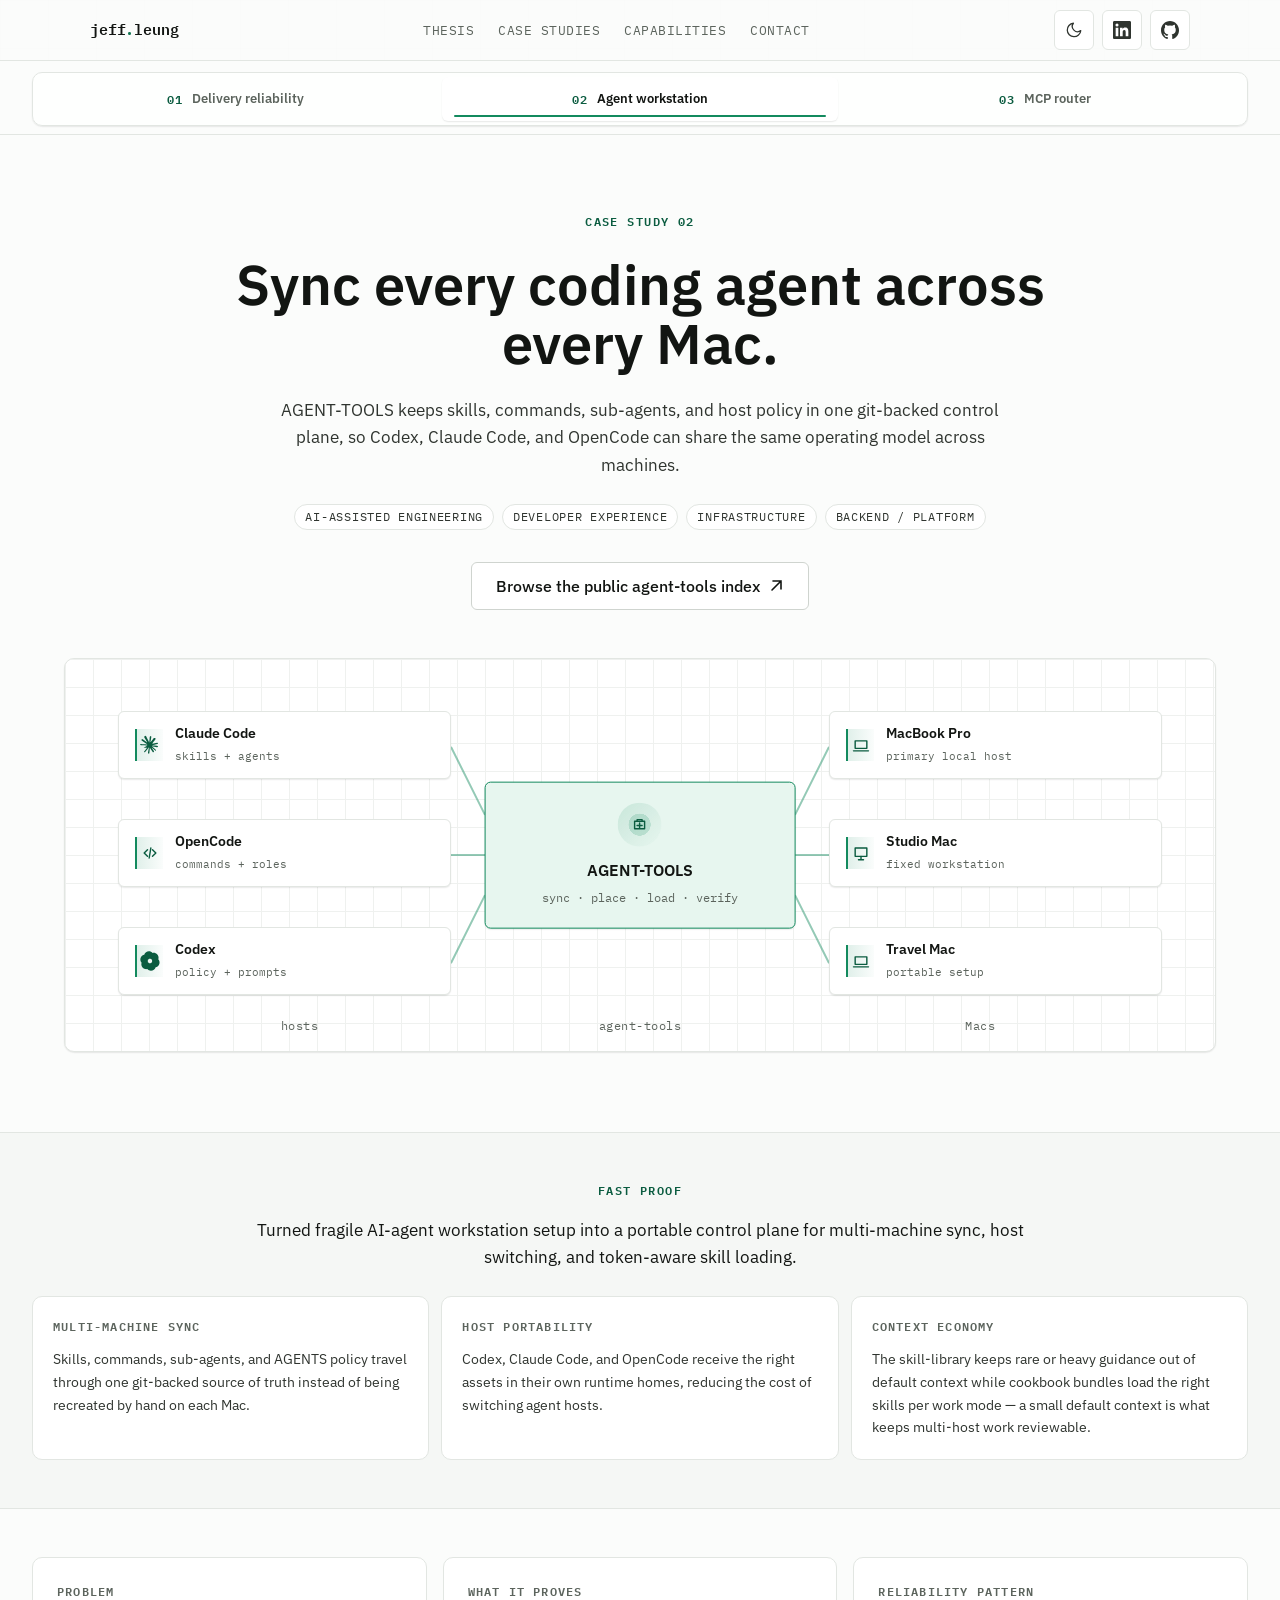
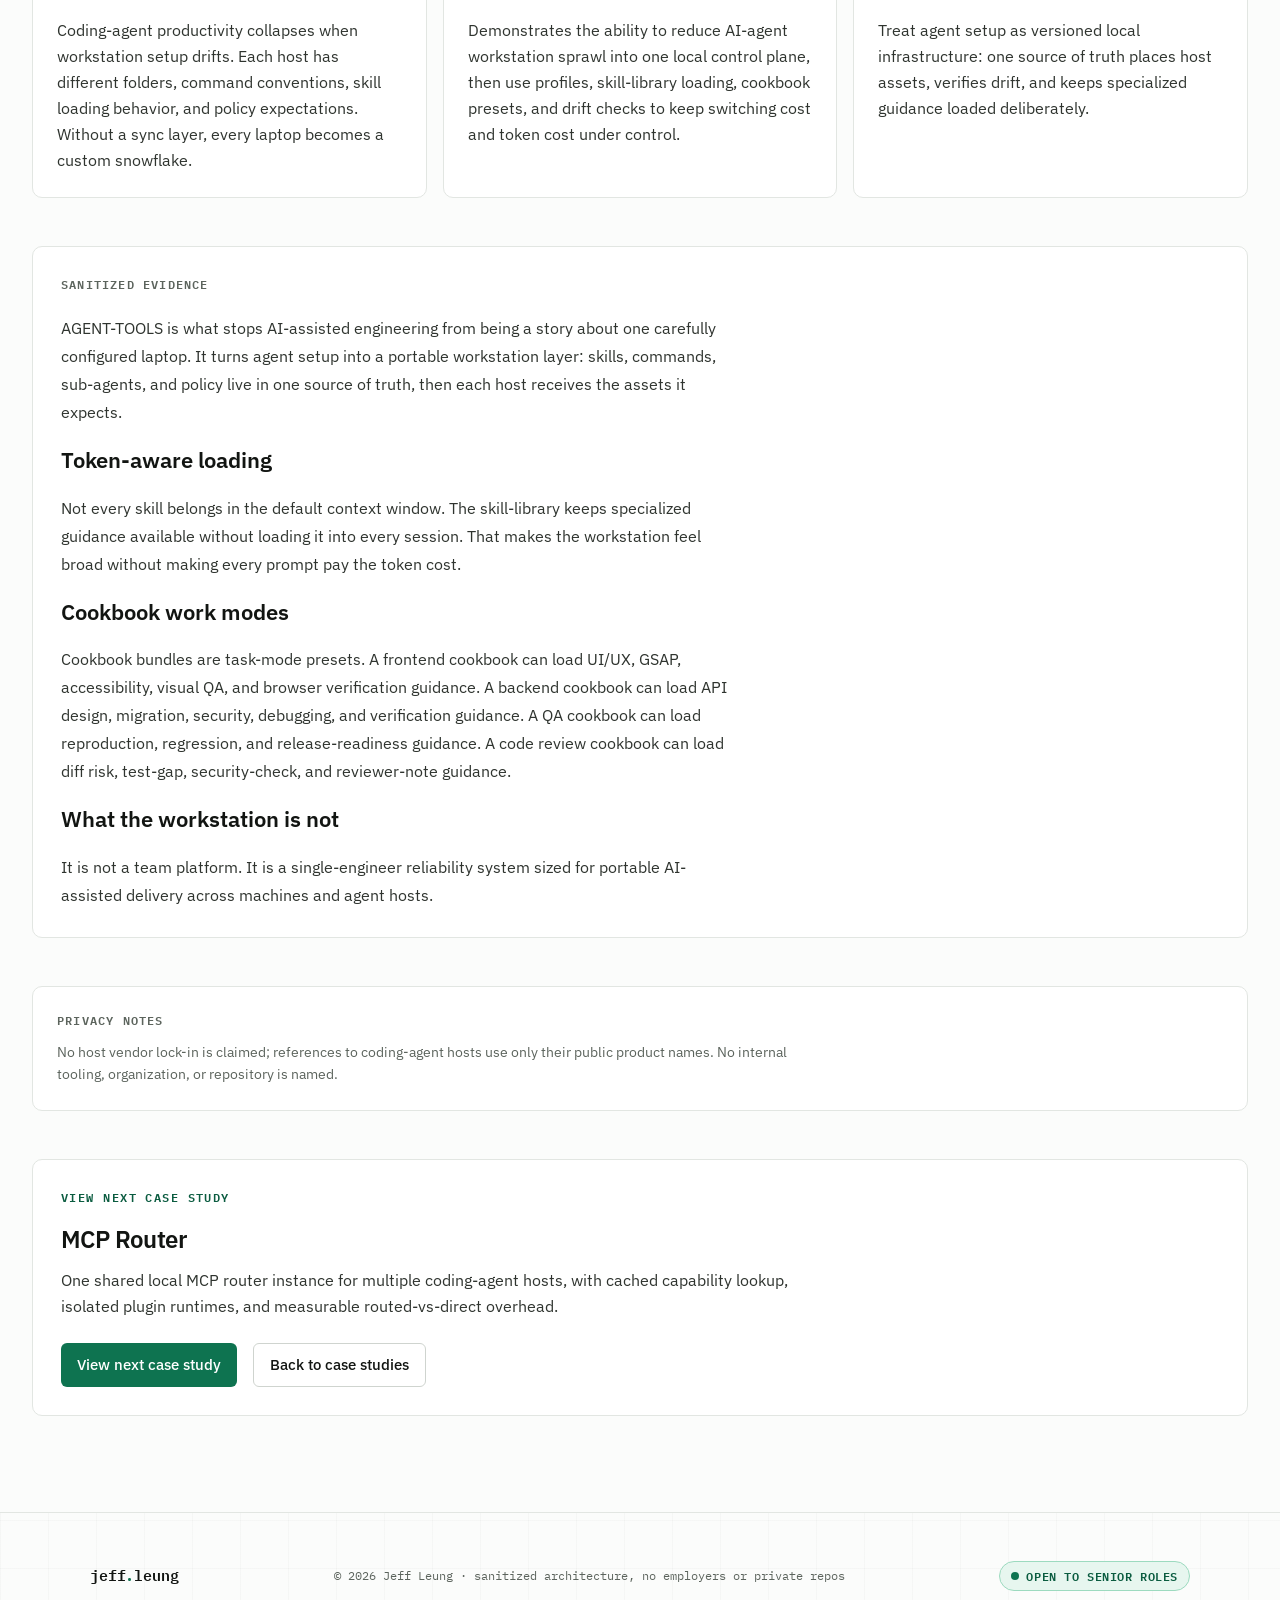
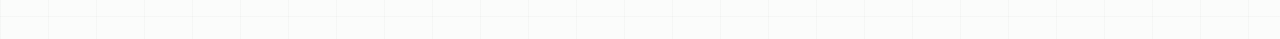
<file: case-studies/agent-tools-workstation/index.html>
<!DOCTYPE html><html lang="en"> <head><meta charset="utf-8"><meta name="viewport" content="width=device-width, initial-scale=1"><!--
      In-document CSP + Referrer-Policy. Kept in sync with public/_headers (and
      auto-augmented with script-src hashes at build time by
      scripts/apply-csp-hashes.mjs) so the GitHub Pages mirror gets ~80% of the
      policy the Cloudflare host enforces via response headers. Caveats:
      `frame-ancestors` is ignored when delivered via <meta>; X-Frame-Options,
      Permissions-Policy, and X-Content-Type-Options have no meta equivalent
      and remain Cloudflare-only.
    --><meta http-equiv="Content-Security-Policy" content="default-src 'self'; script-src 'self' 'sha256-BWZxTUdoRWrf8f9VMqZdoaulvQjlKkOddWqZ7hkuO4Q=' 'sha256-QzWFZi+FLIx23tnm9SBU4aEgx4x8DsuASP07mfqol/c=' 'sha256-U7a72oKuFFz8D7GUHLA1NZ0ciymHmDOc9T9aVDg2rWU='; style-src 'self' 'unsafe-inline'; font-src 'self' data:; img-src 'self' data:; connect-src 'self'; frame-ancestors 'none'; base-uri 'self'; form-action 'self'; upgrade-insecure-requests"><meta name="referrer" content="strict-origin-when-cross-origin"><!-- No-flash theme init: sets data-theme before first paint. Same-origin
         script satisfies `script-src 'self'` (no inline hash needed). --><script src="/theme-init.js"></script><meta name="generator" content="Astro v5.18.2"><link rel="canonical" href="https://jeff-leung-portfolio.pages.dev/case-studies/agent-tools-workstation"><title>Agent Tools Workstation System · Jeff Leung</title><meta name="description" content="AGENT-TOOLS keeps skills, commands, sub-agents, and host policy in one git-backed control plane, so Codex, Claude Code, and OpenCode can share the same operating model across machines."><meta property="og:type" content="article"><meta property="og:title" content="Agent Tools Workstation System · Jeff Leung"><meta property="og:description" content="AGENT-TOOLS keeps skills, commands, sub-agents, and host policy in one git-backed control plane, so Codex, Claude Code, and OpenCode can share the same operating model across machines."><meta property="og:url" content="https://jeff-leung-portfolio.pages.dev/case-studies/agent-tools-workstation"><meta property="og:image" content="https://jeff-leung-portfolio.pages.dev/og-default.png"><meta property="og:locale" content="en_US"><meta name="twitter:card" content="summary_large_image"><meta name="twitter:title" content="Agent Tools Workstation System · Jeff Leung"><meta name="twitter:description" content="AGENT-TOOLS keeps skills, commands, sub-agents, and host policy in one git-backed control plane, so Codex, Claude Code, and OpenCode can share the same operating model across machines."><meta name="twitter:image" content="https://jeff-leung-portfolio.pages.dev/og-default.png"><link rel="icon" href="/favicon.svg" type="image/svg+xml"><script type="application/ld+json">{"@context":"https://schema.org","@type":"Person","name":"Jeff Leung","jobTitle":"Senior Software Engineer","description":"Engineering systems that make AI-assisted delivery reviewable without burning tokens. Sanitized case studies on AI-assisted development reliability, backend/platform design, and verification-driven delivery.","url":"https://jeff-leung-portfolio.pages.dev","sameAs":["https://www.linkedin.com/in/jeff-leung-lab/","https://github.com/WonderJL"]}</script><link rel="stylesheet" href="/_astro/_slug_.svdqSs6b.css"><script type="module" src="/_astro/page.BT_9kWGp.js"></script></head> <body class="flex min-h-screen flex-col"> <a href="#main" class="focus:bg-ink-900 sr-only focus:not-sr-only focus:absolute focus:top-4 focus:left-4 focus:z-50 focus:rounded-md focus:px-4 focus:py-2 focus:text-[color:var(--color-ink-on-accent)] focus-visible:outline-2 focus-visible:outline-offset-2 focus-visible:outline-[color:var(--color-focus)]">
Skip to main content
</a> <header class="site-nav"> <div class="wrap nav-inner"> <a href="/" class="wordmark">jeff<span class="dot">.</span>leung</a> <nav aria-label="Primary" class="nav-links"> <a href="/#thesis">Thesis</a><a href="/#case-studies">Case studies</a><a href="/#capabilities">Capabilities</a><a href="/#contact">Contact</a> </nav> <div class="nav-actions"> <button class="icon-btn theme-toggle" id="theme-toggle" type="button" aria-label="Toggle light and dark theme"> <span class="i-moon"> <svg viewBox="0 0 24 24" fill="none" stroke="currentColor" stroke-width="1.7" aria-hidden="true"> <path d="M21 12.8A9 9 0 1 1 11.2 3a7 7 0 0 0 9.8 9.8Z" stroke-linecap="round" stroke-linejoin="round"></path> </svg> </span> <span class="i-sun"> <svg viewBox="0 0 24 24" fill="none" stroke="currentColor" stroke-width="1.7" aria-hidden="true"> <circle cx="12" cy="12" r="4.2"></circle> <path d="M12 2.5v2M12 19.5v2M2.5 12h2M19.5 12h2M5 5l1.5 1.5M17.5 17.5L19 19M19 5l-1.5 1.5M6.5 17.5L5 19" stroke-linecap="round"></path> </svg> </span> </button> <a href="https://www.linkedin.com/in/jeff-leung-lab/" target="_blank" rel="noopener noreferrer" aria-label="LinkedIn profile (opens in new tab)" class="icon-btn"> <svg viewBox="0 0 24 24" fill="currentColor" aria-hidden="true"> <path d="M20.45 20.45h-3.55v-5.57c0-1.33-.02-3.04-1.85-3.04-1.85 0-2.13 1.45-2.13 2.94v5.67H9.36V9h3.41v1.56h.05c.48-.9 1.64-1.85 3.37-1.85 3.6 0 4.27 2.37 4.27 5.45v6.29ZM5.34 7.43a2.06 2.06 0 1 1 0-4.12 2.06 2.06 0 0 1 0 4.12ZM7.12 20.45H3.55V9h3.57v11.45ZM22.22 0H1.77C.79 0 0 .77 0 1.72v20.56C0 23.23.79 24 1.77 24h20.45c.98 0 1.78-.77 1.78-1.72V1.72C24 .77 23.2 0 22.22 0Z"></path> </svg> </a> <a href="https://github.com/WonderJL" target="_blank" rel="noopener noreferrer" aria-label="GitHub profile (opens in new tab)" class="icon-btn"> <svg viewBox="0 0 24 24" fill="currentColor" aria-hidden="true"> <path d="M12 0C5.37 0 0 5.5 0 12.3c0 5.44 3.44 10.06 8.21 11.69.6.11.82-.27.82-.6 0-.3-.01-1.08-.02-2.13-3.34.74-4.04-1.64-4.04-1.64-.55-1.42-1.34-1.8-1.34-1.8-1.09-.76.08-.75.08-.75 1.2.09 1.84 1.27 1.84 1.27 1.07 1.88 2.8 1.34 3.49 1.02.11-.8.42-1.34.76-1.65-2.67-.31-5.47-1.37-5.47-6.1 0-1.35.47-2.45 1.24-3.31-.12-.31-.54-1.57.12-3.27 0 0 1.01-.33 3.31 1.27a11.2 11.2 0 0 1 6.02 0c2.3-1.6 3.3-1.27 3.3-1.27.67 1.7.25 2.96.13 3.27.77.86 1.24 1.96 1.24 3.31 0 4.74-2.81 5.78-5.49 6.09.43.38.81 1.13.81 2.28 0 1.64-.02 2.97-.02 3.37 0 .33.22.71.83.59C20.57 22.36 24 17.74 24 12.3 24 5.5 18.63 0 12 0Z"></path> </svg> </a> </div> </div> </header> <main id="main" class="flex-1">  <article class="bg-surface-0 pb-24"> <nav aria-label="Case study navigation" class="sticky top-16 z-30 border-b border-[color:var(--color-border)] bg-[color-mix(in_srgb,var(--color-surface-0)_92%,transparent)] backdrop-blur"> <div class="mx-auto max-w-7xl px-3 py-2 sm:px-6 lg:px-8"> <div class="grid min-h-[3.625rem] grid-cols-3 gap-1 rounded-[0.625rem] border border-[color:var(--color-border)] bg-[color-mix(in_srgb,var(--color-surface-1)_86%,transparent)] p-1 shadow-sm md:min-h-11 md:gap-2"> <a href="/case-studies/ai-assisted-delivery-reliability" class="text-ink-500 hover:bg-surface-2 hover:text-ink-900 relative flex min-h-[50px] min-w-0 touch-manipulation flex-col items-center justify-center gap-0.5 rounded-md px-1.5 py-1.5 text-center text-[0.72rem] font-semibold transition-colors md:min-h-11 md:flex-row md:gap-2 md:px-3 md:text-[0.82rem] focus-visible:outline-2 focus-visible:outline-offset-2 focus-visible:outline-[color:var(--color-focus)]"> <span class="text-accent-700 font-mono text-[0.63rem] font-semibold tracking-[0.08em] uppercase md:text-[0.72rem] md:tracking-[0.12em]"> 01 </span> <span class="min-w-0 truncate leading-tight md:hidden">Delivery</span> <span class="hidden min-w-0 truncate leading-tight md:inline"> Delivery reliability </span>  </a><a href="/case-studies/agent-tools-workstation" aria-current="page" class="text-ink-500 hover:bg-surface-2 hover:text-ink-900 relative flex min-h-[50px] min-w-0 touch-manipulation flex-col items-center justify-center gap-0.5 rounded-md px-1.5 py-1.5 text-center text-[0.72rem] font-semibold transition-colors md:min-h-11 md:flex-row md:gap-2 md:px-3 md:text-[0.82rem] focus-visible:outline-2 focus-visible:outline-offset-2 focus-visible:outline-[color:var(--color-focus)] bg-surface-1 text-ink-900 shadow-sm"> <span class="text-accent-700 font-mono text-[0.63rem] font-semibold tracking-[0.08em] uppercase md:text-[0.72rem] md:tracking-[0.12em]"> 02 </span> <span class="min-w-0 truncate leading-tight md:hidden">Workstation</span> <span class="hidden min-w-0 truncate leading-tight md:inline"> Agent workstation </span> <span aria-hidden="true" class="bg-accent-500 absolute inset-x-2 bottom-1 h-0.5 rounded-full md:inset-x-3"></span> </a><a href="/case-studies/mcp-router" class="text-ink-500 hover:bg-surface-2 hover:text-ink-900 relative flex min-h-[50px] min-w-0 touch-manipulation flex-col items-center justify-center gap-0.5 rounded-md px-1.5 py-1.5 text-center text-[0.72rem] font-semibold transition-colors md:min-h-11 md:flex-row md:gap-2 md:px-3 md:text-[0.82rem] focus-visible:outline-2 focus-visible:outline-offset-2 focus-visible:outline-[color:var(--color-focus)]"> <span class="text-accent-700 font-mono text-[0.63rem] font-semibold tracking-[0.08em] uppercase md:text-[0.72rem] md:tracking-[0.12em]"> 03 </span> <span class="min-w-0 truncate leading-tight md:hidden">MCP</span> <span class="hidden min-w-0 truncate leading-tight md:inline"> MCP router </span>  </a> </div> </div> </nav> <header class="border-b border-[color:var(--color-border)]"> <div class="mx-auto max-w-7xl px-6 py-14 sm:px-8 sm:py-20"> <div class="mx-auto max-w-4xl text-center"> <p class="text-accent-700 font-mono text-[0.75rem] font-semibold tracking-[0.12em] uppercase">
Case study 02 </p> <h1 class="text-ink-900 mt-6 text-[2.25rem] leading-[1.08] font-semibold tracking-normal sm:text-[3rem] sm:leading-[1.05] lg:text-[3.5rem]"> Sync every coding agent across every Mac. </h1> <p class="text-ink-700 mx-auto mt-6 max-w-3xl text-[1.0625rem] leading-relaxed"> AGENT-TOOLS keeps skills, commands, sub-agents, and host policy in one git-backed control plane, so Codex, Claude Code, and OpenCode can share the same operating model across machines. </p> <div class="mt-6 flex flex-wrap justify-center gap-2"> <span class="inline-flex items-center rounded-pill border border-[color:var(--color-border)] bg-surface-1 px-2.5 py-1 font-mono text-mono-label uppercase tracking-[0.06em] text-ink-700"> AI-assisted engineering </span><span class="inline-flex items-center rounded-pill border border-[color:var(--color-border)] bg-surface-1 px-2.5 py-1 font-mono text-mono-label uppercase tracking-[0.06em] text-ink-700"> Developer experience </span><span class="inline-flex items-center rounded-pill border border-[color:var(--color-border)] bg-surface-1 px-2.5 py-1 font-mono text-mono-label uppercase tracking-[0.06em] text-ink-700"> Infrastructure </span><span class="inline-flex items-center rounded-pill border border-[color:var(--color-border)] bg-surface-1 px-2.5 py-1 font-mono text-mono-label uppercase tracking-[0.06em] text-ink-700"> Backend / Platform </span> </div> <div class="mt-8 flex justify-center"> <a href="https://wonderjl.github.io/agent-tools-index/" class="inline-flex items-center justify-center gap-2 font-medium rounded-md whitespace-nowrap transition-colors duration-150 focus-visible:outline-2 focus-visible:outline-offset-2 focus-visible:outline-[color:var(--color-focus)] disabled:opacity-50 bg-surface-1 text-ink-900 border border-[color:var(--color-border-strong)] hover:bg-surface-2 h-12 px-6 text-base" target="_blank" rel="noopener noreferrer">Browse the public agent-tools index<svg viewBox="0 0 16 16" fill="none" stroke="currentColor" stroke-width="1.6" aria-hidden="true" class="h-4 w-4"> <path d="M5 3h8v8M13 3 4 12" stroke-linecap="round"></path> </svg> </a> </div> </div> <div class="mx-auto mt-12 max-w-6xl"> <style>astro-island,astro-slot,astro-static-slot{display:contents}</style><script>(()=>{var e=async t=>{await(await t())()};(self.Astro||(self.Astro={})).load=e;window.dispatchEvent(new Event("astro:load"));})();</script><script>(()=>{var A=Object.defineProperty;var g=(i,o,a)=>o in i?A(i,o,{enumerable:!0,configurable:!0,writable:!0,value:a}):i[o]=a;var d=(i,o,a)=>g(i,typeof o!="symbol"?o+"":o,a);{let i={0:t=>m(t),1:t=>a(t),2:t=>new RegExp(t),3:t=>new Date(t),4:t=>new Map(a(t)),5:t=>new Set(a(t)),6:t=>BigInt(t),7:t=>new URL(t),8:t=>new Uint8Array(t),9:t=>new Uint16Array(t),10:t=>new Uint32Array(t),11:t=>1/0*t},o=t=>{let[l,e]=t;return l in i?i[l](e):void 0},a=t=>t.map(o),m=t=>typeof t!="object"||t===null?t:Object.fromEntries(Object.entries(t).map(([l,e])=>[l,o(e)]));class y extends HTMLElement{constructor(){super(...arguments);d(this,"Component");d(this,"hydrator");d(this,"hydrate",async()=>{var b;if(!this.hydrator||!this.isConnected)return;let e=(b=this.parentElement)==null?void 0:b.closest("astro-island[ssr]");if(e){e.addEventListener("astro:hydrate",this.hydrate,{once:!0});return}let c=this.querySelectorAll("astro-slot"),n={},h=this.querySelectorAll("template[data-astro-template]");for(let r of h){let s=r.closest(this.tagName);s!=null&&s.isSameNode(this)&&(n[r.getAttribute("data-astro-template")||"default"]=r.innerHTML,r.remove())}for(let r of c){let s=r.closest(this.tagName);s!=null&&s.isSameNode(this)&&(n[r.getAttribute("name")||"default"]=r.innerHTML)}let p;try{p=this.hasAttribute("props")?m(JSON.parse(this.getAttribute("props"))):{}}catch(r){let s=this.getAttribute("component-url")||"<unknown>",v=this.getAttribute("component-export");throw v&&(s+=` (export ${v})`),console.error(`[hydrate] Error parsing props for component ${s}`,this.getAttribute("props"),r),r}let u;await this.hydrator(this)(this.Component,p,n,{client:this.getAttribute("client")}),this.removeAttribute("ssr"),this.dispatchEvent(new CustomEvent("astro:hydrate"))});d(this,"unmount",()=>{this.isConnected||this.dispatchEvent(new CustomEvent("astro:unmount"))})}disconnectedCallback(){document.removeEventListener("astro:after-swap",this.unmount),document.addEventListener("astro:after-swap",this.unmount,{once:!0})}connectedCallback(){if(!this.hasAttribute("await-children")||document.readyState==="interactive"||document.readyState==="complete")this.childrenConnectedCallback();else{let e=()=>{document.removeEventListener("DOMContentLoaded",e),c.disconnect(),this.childrenConnectedCallback()},c=new MutationObserver(()=>{var n;((n=this.lastChild)==null?void 0:n.nodeType)===Node.COMMENT_NODE&&this.lastChild.nodeValue==="astro:end"&&(this.lastChild.remove(),e())});c.observe(this,{childList:!0}),document.addEventListener("DOMContentLoaded",e)}}async childrenConnectedCallback(){let e=this.getAttribute("before-hydration-url");e&&await import(e),this.start()}async start(){let e=JSON.parse(this.getAttribute("opts")),c=this.getAttribute("client");if(Astro[c]===void 0){window.addEventListener(`astro:${c}`,()=>this.start(),{once:!0});return}try{await Astro[c](async()=>{let n=this.getAttribute("renderer-url"),[h,{default:p}]=await Promise.all([import(this.getAttribute("component-url")),n?import(n):()=>()=>{}]),u=this.getAttribute("component-export")||"default";if(!u.includes("."))this.Component=h[u];else{this.Component=h;for(let f of u.split("."))this.Component=this.Component[f]}return this.hydrator=p,this.hydrate},e,this)}catch(n){console.error(`[astro-island] Error hydrating ${this.getAttribute("component-url")}`,n)}}attributeChangedCallback(){this.hydrate()}}d(y,"observedAttributes",["props"]),customElements.get("astro-island")||customElements.define("astro-island",y)}})();</script><astro-island uid="ffAfi" prefix="r1" component-url="/_astro/CaseStudyHubDiagram.DIlSKOI2.js" component-export="default" renderer-url="/_astro/client.Bz692-Ao.js" props="{&quot;variant&quot;:[0,&quot;agent-tools-workstation&quot;],&quot;ariaLabel&quot;:[0,&quot;Agent workstation diagram expanding hosts, AGENT-TOOLS, and Macs into coding-agent hosts and machine targets.&quot;],&quot;centerLabel&quot;:[0,&quot;AGENT-TOOLS&quot;],&quot;centerDetail&quot;:[0,&quot;sync · place · load · verify&quot;],&quot;groupLabels&quot;:[0,{&quot;left&quot;:[0,&quot;hosts&quot;],&quot;center&quot;:[0,&quot;agent-tools&quot;],&quot;right&quot;:[0,&quot;Macs&quot;]}],&quot;leftItems&quot;:[1,[[0,{&quot;label&quot;:[0,&quot;Claude Code&quot;],&quot;detail&quot;:[0,&quot;skills + agents&quot;],&quot;icon&quot;:[0,&quot;claude&quot;]}],[0,{&quot;label&quot;:[0,&quot;OpenCode&quot;],&quot;detail&quot;:[0,&quot;commands + roles&quot;],&quot;icon&quot;:[0,&quot;opencode&quot;]}],[0,{&quot;label&quot;:[0,&quot;Codex&quot;],&quot;detail&quot;:[0,&quot;policy + prompts&quot;],&quot;icon&quot;:[0,&quot;codex&quot;]}]]],&quot;rightItems&quot;:[1,[[0,{&quot;label&quot;:[0,&quot;MacBook Pro&quot;],&quot;detail&quot;:[0,&quot;primary local host&quot;],&quot;icon&quot;:[0,&quot;laptop&quot;]}],[0,{&quot;label&quot;:[0,&quot;Studio Mac&quot;],&quot;detail&quot;:[0,&quot;fixed workstation&quot;],&quot;icon&quot;:[0,&quot;monitor&quot;]}],[0,{&quot;label&quot;:[0,&quot;Travel Mac&quot;],&quot;detail&quot;:[0,&quot;portable setup&quot;],&quot;icon&quot;:[0,&quot;laptop&quot;]}]]]}" ssr client="load" opts="{&quot;name&quot;:&quot;CaseStudyHubDiagram&quot;,&quot;value&quot;:true}" await-children><div class="bg-surface-1 text-ink-900 relative isolate overflow-hidden rounded-lg border border-[color:var(--color-border)] p-3 shadow-sm sm:p-5" role="img" aria-label="Agent workstation diagram expanding hosts, AGENT-TOOLS, and Macs into coding-agent hosts and machine targets." data-case-study-hub-diagram="true" data-case-study-hub-variant="agent-tools-workstation"><div class="pointer-events-none absolute inset-0 z-0 [background-image:linear-gradient(var(--color-border)_1px,transparent_1px),linear-gradient(90deg,var(--color-border)_1px,transparent_1px)] [background-size:28px_28px] opacity-55" aria-hidden="true"></div><div class="relative z-10 hidden min-h-[22rem] pb-5 xl:block"><svg class="pointer-events-none absolute inset-0 z-0 h-full w-full" viewBox="0 0 1000 370" preserveAspectRatio="none" aria-hidden="true" focusable="false"><path d="M360 142 L330 72" fill="none" stroke="var(--color-accent-500)" stroke-width="2" stroke-linecap="round" stroke-linejoin="round" vector-effect="non-scaling-stroke" opacity="0.42" data-case-study-hub-line="true" data-case-study-hub-line-axis="x"></path><path d="M360 185 L330 185" fill="none" stroke="var(--color-accent-500)" stroke-width="2" stroke-linecap="round" stroke-linejoin="round" vector-effect="non-scaling-stroke" opacity="0.42" data-case-study-hub-line="true" data-case-study-hub-line-axis="x"></path><path d="M360 228 L330 298" fill="none" stroke="var(--color-accent-500)" stroke-width="2" stroke-linecap="round" stroke-linejoin="round" vector-effect="non-scaling-stroke" opacity="0.42" data-case-study-hub-line="true" data-case-study-hub-line-axis="x"></path><path d="M640 142 L670 72" fill="none" stroke="var(--color-accent-500)" stroke-width="2" stroke-linecap="round" stroke-linejoin="round" vector-effect="non-scaling-stroke" opacity="0.42" data-case-study-hub-line="true" data-case-study-hub-line-axis="x"></path><path d="M640 185 L670 185" fill="none" stroke="var(--color-accent-500)" stroke-width="2" stroke-linecap="round" stroke-linejoin="round" vector-effect="non-scaling-stroke" opacity="0.42" data-case-study-hub-line="true" data-case-study-hub-line-axis="x"></path><path d="M640 228 L670 298" fill="none" stroke="var(--color-accent-500)" stroke-width="2" stroke-linecap="round" stroke-linejoin="round" vector-effect="non-scaling-stroke" opacity="0.42" data-case-study-hub-line="true" data-case-study-hub-line-axis="x"></path></svg><div class="bg-surface-1 z-20 flex min-w-0 items-center gap-2.5 rounded-md border border-[color:var(--color-border)] px-3 py-2.5 shadow-sm sm:gap-3 sm:px-4 sm:py-3 absolute left-[3%] w-[30%] top-8" data-case-study-hub-node="true" data-case-study-hub-side="left"><span class="text-accent-700 flex h-7 w-6 shrink-0 items-center justify-center border-l-2 border-[color:var(--color-accent-500)] bg-[linear-gradient(90deg,color-mix(in_srgb,var(--color-accent-500)_13%,transparent),color-mix(in_srgb,var(--color-accent-500)_2%,transparent))] sm:h-8 sm:w-7"><svg class="h-5 w-5 fill-current" viewBox="0 0 28 28" aria-hidden="true"><path d="M5.07306 17.7192L9.99106 14.9614L10.0721 14.7199L9.99106 14.5854H9.74786L8.92369 14.5352L6.11341 14.46L3.68143 14.3597L1.31701 14.2344L0.722529 14.109L0.168579 13.3694L0.222623 13.0059L0.722529 12.6675L1.43861 12.7301L3.0194 12.8429L5.39733 13.0059L7.11322 13.1062L9.66679 13.3694H10.0721L10.1262 13.2065L9.99106 13.1062L9.88297 13.0059L7.42397 11.3387L4.76231 9.58378L3.37068 8.56843L2.62758 8.05448L2.24927 7.57814L2.08714 6.52518L2.76269 5.77306L3.68143 5.83574L3.91112 5.89842L4.84338 6.61293L6.82949 8.15476L9.4236 10.0601L9.80191 10.3735L9.95424 10.2707L9.97755 10.198L9.80191 9.9097L8.39676 7.36504L6.89705 4.77024L6.2215 3.69221L6.04585 3.05291C5.97781 2.78463 5.93777 2.56267 5.93777 2.28826L6.70789 1.2353L7.14024 1.09741L8.18059 1.2353L8.61294 1.61136L9.26147 3.09052L10.3018 5.40954L11.9231 8.56843L12.396 9.50857L12.6527 10.3735L12.7473 10.6367H12.9094V10.4863L13.0445 8.70631L13.2877 6.52518L13.5309 3.71728L13.612 2.92756L14.0038 1.97488L14.7875 1.46093L15.3954 1.74925L15.8954 2.46376L15.8278 2.92756L15.5306 4.85799L14.9496 7.87899L14.5713 9.9097H14.7875L15.0442 9.64646L16.071 8.29265L17.7869 6.13659L18.5435 5.28419L19.4352 4.34404H21.0836L21.8672 5.07109L21.5159 6.28701L20.408 7.69096L19.4893 8.88181L18.172 10.6467L17.3545 12.0658L17.4278 12.1828L17.6248 12.166L20.5972 11.5267L22.205 11.2384L24.1235 10.9125L24.9882 11.3136L25.0828 11.7273L24.745 12.5672L22.6914 13.0686L20.2864 13.5575L16.7051 14.4005L16.6655 14.4324L16.7123 14.5018L18.3273 14.648L19.0164 14.6856H20.7053L23.8533 14.9238L24.6775 15.4628L25.1639 16.1272L25.0828 16.6411L23.8128 17.2804L22.1104 16.8793L18.1247 15.9266L16.7601 15.5882H16.5709V15.701L17.7058 16.8166L19.8 18.6969L22.4076 21.1288L22.5428 21.7304L22.205 22.2068L21.8537 22.1566L19.5568 20.4268L18.6651 19.6496L16.6655 17.9573H16.5304V18.1328L16.9897 18.8097L19.4352 22.4826L19.5568 23.6107L19.3812 23.9743L18.7462 24.1999L18.0571 24.0745L16.6114 22.0564L15.1387 19.8L13.9498 17.7693L13.8062 17.86L13.0986 25.4158L12.7743 25.8044L12.0177 26.0927L11.3827 25.6164L11.0449 24.8392L11.3827 23.2974L11.788 21.2917L12.1123 19.6997L12.4095 17.7192L12.5911 17.0575L12.575 17.0133L12.43 17.0376L10.9368 19.0855L8.66698 22.1566L6.87002 24.0745L6.43767 24.25L5.68107 23.8865L5.74862 23.1845L6.15395 22.583L8.57241 19.4994L10.0316 17.7192H5.07306Z"></path></svg></span><div class="min-w-0"><p class="text-small text-ink-900 leading-snug font-semibold">Claude Code</p><p class="text-ink-500 mt-1 hidden font-mono text-[0.6875rem] leading-relaxed sm:block">skills + agents</p></div></div><div class="bg-surface-1 z-20 flex min-w-0 items-center gap-2.5 rounded-md border border-[color:var(--color-border)] px-3 py-2.5 shadow-sm sm:gap-3 sm:px-4 sm:py-3 absolute left-[3%] w-[30%] top-[8.75rem]" data-case-study-hub-node="true" data-case-study-hub-side="left"><span class="text-accent-700 flex h-7 w-6 shrink-0 items-center justify-center border-l-2 border-[color:var(--color-accent-500)] bg-[linear-gradient(90deg,color-mix(in_srgb,var(--color-accent-500)_13%,transparent),color-mix(in_srgb,var(--color-accent-500)_2%,transparent))] sm:h-8 sm:w-7"><svg class="h-5 w-5 fill-none stroke-current" viewBox="0 0 24 24" stroke-width="1.7" stroke-linecap="round" stroke-linejoin="round" aria-hidden="true"><path d="M9 8 5 12l4 4"></path><path d="M15 8l4 4-4 4"></path><path d="M13 6l-2 12"></path></svg></span><div class="min-w-0"><p class="text-small text-ink-900 leading-snug font-semibold">OpenCode</p><p class="text-ink-500 mt-1 hidden font-mono text-[0.6875rem] leading-relaxed sm:block">commands + roles</p></div></div><div class="bg-surface-1 z-20 flex min-w-0 items-center gap-2.5 rounded-md border border-[color:var(--color-border)] px-3 py-2.5 shadow-sm sm:gap-3 sm:px-4 sm:py-3 absolute left-[3%] w-[30%] top-[15.5rem]" data-case-study-hub-node="true" data-case-study-hub-side="left"><span class="text-accent-700 flex h-7 w-6 shrink-0 items-center justify-center border-l-2 border-[color:var(--color-accent-500)] bg-[linear-gradient(90deg,color-mix(in_srgb,var(--color-accent-500)_13%,transparent),color-mix(in_srgb,var(--color-accent-500)_2%,transparent))] sm:h-8 sm:w-7"><svg class="h-5 w-5 fill-current" viewBox="0 0 41 41" aria-hidden="true"><path d="M37.5324 16.8707C37.9808 15.5241 38.1363 14.0974 37.9886 12.6859C37.8409 11.2744 37.3934 9.91076 36.676 8.68622C35.6126 6.83404 33.9882 5.3676 32.0373 4.4985C30.0864 3.62941 27.9098 3.40259 25.8215 3.85078C24.8796 2.7893 23.7219 1.94125 22.4257 1.36341C21.1295 0.785575 19.7249 0.491269 18.3058 0.500197C16.1708 0.495044 14.0893 1.16803 12.3614 2.42214C10.6335 3.67624 9.34853 5.44666 8.6917 7.47815C7.30085 7.76286 5.98686 8.3414 4.8377 9.17505C3.68854 10.0087 2.73073 11.0782 2.02839 12.312C0.956464 14.1591 0.498905 16.2988 0.721698 18.4228C0.944492 20.5467 1.83612 22.5449 3.268 24.1293C2.81966 25.4759 2.66413 26.9026 2.81182 28.3141C2.95951 29.7256 3.40701 31.0892 4.12437 32.3138C5.18791 34.1659 6.8123 35.6322 8.76321 36.5013C10.7141 37.3704 12.8907 37.5973 14.9789 37.1492C15.9208 38.2107 17.0786 39.0587 18.3747 39.6366C19.6709 40.2144 21.0755 40.5087 22.4946 40.4998C24.6307 40.5054 26.7133 39.8321 28.4418 38.5772C30.1704 37.3223 31.4556 35.5506 32.1119 33.5179C33.5027 33.2332 34.8167 32.6547 35.9659 31.821C37.115 30.9874 38.0728 29.9178 38.7752 28.684C39.8458 26.8371 40.3023 24.6979 40.0789 22.5748C39.8556 20.4517 38.9639 18.4544 37.5324 16.8707ZM20.4018 15.4978L24.7325 17.9975V22.9985L20.4018 25.4983L16.071 22.9985V17.9991L20.4018 15.4978Z"></path></svg></span><div class="min-w-0"><p class="text-small text-ink-900 leading-snug font-semibold">Codex</p><p class="text-ink-500 mt-1 hidden font-mono text-[0.6875rem] leading-relaxed sm:block">policy + prompts</p></div></div><div class="bg-evidence-bg z-10 grid justify-items-center rounded-md border border-[color:var(--color-accent-500)] px-5 py-5 text-center shadow-sm absolute top-1/2 left-1/2 w-[28%] min-w-[13rem] -translate-x-1/2 -translate-y-1/2" data-case-study-hub-node="true" data-case-study-hub-center="true"><span class="text-accent-700 mb-3 grid h-11 w-11 place-items-center rounded-full bg-[radial-gradient(circle,color-mix(in_srgb,var(--color-accent-500)_18%,transparent)_0_35%,transparent_36%),linear-gradient(135deg,color-mix(in_srgb,var(--color-accent-500)_14%,transparent),transparent)]"><svg class="h-5 w-5 fill-none stroke-current" viewBox="0 0 24 24" stroke-width="1.7" stroke-linecap="round" stroke-linejoin="round" aria-hidden="true"><path d="M6 8h12v9H6z"></path><path d="M9 8V6h6v2"></path><path d="M9 13h6"></path><path d="M12 10v6"></path></svg></span><p class="text-ink-900 text-[1rem] leading-snug font-semibold">AGENT-TOOLS</p><p class="text-ink-500 mt-2 font-mono text-[0.72rem] leading-relaxed">sync · place · load · verify</p></div><div class="bg-surface-1 z-20 flex min-w-0 items-center gap-2.5 rounded-md border border-[color:var(--color-border)] px-3 py-2.5 shadow-sm sm:gap-3 sm:px-4 sm:py-3 absolute right-[3%] w-[30%] top-8" data-case-study-hub-node="true" data-case-study-hub-side="right"><span class="text-accent-700 flex h-7 w-6 shrink-0 items-center justify-center border-l-2 border-[color:var(--color-accent-500)] bg-[linear-gradient(90deg,color-mix(in_srgb,var(--color-accent-500)_13%,transparent),color-mix(in_srgb,var(--color-accent-500)_2%,transparent))] sm:h-8 sm:w-7"><svg class="h-5 w-5 fill-none stroke-current" viewBox="0 0 24 24" stroke-width="1.7" stroke-linecap="round" stroke-linejoin="round" aria-hidden="true"><path d="M5 7h14v9H5z"></path><path d="M3 19h18"></path></svg></span><div class="min-w-0"><p class="text-small text-ink-900 leading-snug font-semibold">MacBook Pro</p><p class="text-ink-500 mt-1 hidden font-mono text-[0.6875rem] leading-relaxed sm:block">primary local host</p></div></div><div class="bg-surface-1 z-20 flex min-w-0 items-center gap-2.5 rounded-md border border-[color:var(--color-border)] px-3 py-2.5 shadow-sm sm:gap-3 sm:px-4 sm:py-3 absolute right-[3%] w-[30%] top-[8.75rem]" data-case-study-hub-node="true" data-case-study-hub-side="right"><span class="text-accent-700 flex h-7 w-6 shrink-0 items-center justify-center border-l-2 border-[color:var(--color-accent-500)] bg-[linear-gradient(90deg,color-mix(in_srgb,var(--color-accent-500)_13%,transparent),color-mix(in_srgb,var(--color-accent-500)_2%,transparent))] sm:h-8 sm:w-7"><svg class="h-5 w-5 fill-none stroke-current" viewBox="0 0 24 24" stroke-width="1.7" stroke-linecap="round" stroke-linejoin="round" aria-hidden="true"><path d="M5 6h14v10H5z"></path><path d="M9 20h6M12 16v4"></path></svg></span><div class="min-w-0"><p class="text-small text-ink-900 leading-snug font-semibold">Studio Mac</p><p class="text-ink-500 mt-1 hidden font-mono text-[0.6875rem] leading-relaxed sm:block">fixed workstation</p></div></div><div class="bg-surface-1 z-20 flex min-w-0 items-center gap-2.5 rounded-md border border-[color:var(--color-border)] px-3 py-2.5 shadow-sm sm:gap-3 sm:px-4 sm:py-3 absolute right-[3%] w-[30%] top-[15.5rem]" data-case-study-hub-node="true" data-case-study-hub-side="right"><span class="text-accent-700 flex h-7 w-6 shrink-0 items-center justify-center border-l-2 border-[color:var(--color-accent-500)] bg-[linear-gradient(90deg,color-mix(in_srgb,var(--color-accent-500)_13%,transparent),color-mix(in_srgb,var(--color-accent-500)_2%,transparent))] sm:h-8 sm:w-7"><svg class="h-5 w-5 fill-none stroke-current" viewBox="0 0 24 24" stroke-width="1.7" stroke-linecap="round" stroke-linejoin="round" aria-hidden="true"><path d="M5 7h14v9H5z"></path><path d="M3 19h18"></path></svg></span><div class="min-w-0"><p class="text-small text-ink-900 leading-snug font-semibold">Travel Mac</p><p class="text-ink-500 mt-1 hidden font-mono text-[0.6875rem] leading-relaxed sm:block">portable setup</p></div></div><div class="text-ink-500 pointer-events-none absolute inset-x-0 bottom-0 z-20 grid grid-cols-3 px-[4%] text-center font-mono text-[0.72rem] leading-none tracking-[0.04em] " aria-hidden="true"><span>hosts</span><span>agent-tools</span><span>Macs</span></div></div><div class="relative z-10 mx-auto grid max-w-[50rem] gap-2.5 xl:hidden"><p class="text-ink-500 text-center font-mono text-[0.72rem] leading-none tracking-[0.04em]">hosts</p><div class="grid gap-2 md:grid-cols-3"><div class="bg-surface-1 z-20 flex min-w-0 items-center gap-2.5 rounded-md border border-[color:var(--color-border)] px-3 py-2.5 shadow-sm sm:gap-3 sm:px-4 sm:py-3 md:h-full md:flex-col md:items-start md:gap-2" data-case-study-hub-node="true" data-case-study-hub-side="left"><span class="text-accent-700 flex h-7 w-6 shrink-0 items-center justify-center border-l-2 border-[color:var(--color-accent-500)] bg-[linear-gradient(90deg,color-mix(in_srgb,var(--color-accent-500)_13%,transparent),color-mix(in_srgb,var(--color-accent-500)_2%,transparent))] sm:h-8 sm:w-7"><svg class="h-5 w-5 fill-current" viewBox="0 0 28 28" aria-hidden="true"><path d="M5.07306 17.7192L9.99106 14.9614L10.0721 14.7199L9.99106 14.5854H9.74786L8.92369 14.5352L6.11341 14.46L3.68143 14.3597L1.31701 14.2344L0.722529 14.109L0.168579 13.3694L0.222623 13.0059L0.722529 12.6675L1.43861 12.7301L3.0194 12.8429L5.39733 13.0059L7.11322 13.1062L9.66679 13.3694H10.0721L10.1262 13.2065L9.99106 13.1062L9.88297 13.0059L7.42397 11.3387L4.76231 9.58378L3.37068 8.56843L2.62758 8.05448L2.24927 7.57814L2.08714 6.52518L2.76269 5.77306L3.68143 5.83574L3.91112 5.89842L4.84338 6.61293L6.82949 8.15476L9.4236 10.0601L9.80191 10.3735L9.95424 10.2707L9.97755 10.198L9.80191 9.9097L8.39676 7.36504L6.89705 4.77024L6.2215 3.69221L6.04585 3.05291C5.97781 2.78463 5.93777 2.56267 5.93777 2.28826L6.70789 1.2353L7.14024 1.09741L8.18059 1.2353L8.61294 1.61136L9.26147 3.09052L10.3018 5.40954L11.9231 8.56843L12.396 9.50857L12.6527 10.3735L12.7473 10.6367H12.9094V10.4863L13.0445 8.70631L13.2877 6.52518L13.5309 3.71728L13.612 2.92756L14.0038 1.97488L14.7875 1.46093L15.3954 1.74925L15.8954 2.46376L15.8278 2.92756L15.5306 4.85799L14.9496 7.87899L14.5713 9.9097H14.7875L15.0442 9.64646L16.071 8.29265L17.7869 6.13659L18.5435 5.28419L19.4352 4.34404H21.0836L21.8672 5.07109L21.5159 6.28701L20.408 7.69096L19.4893 8.88181L18.172 10.6467L17.3545 12.0658L17.4278 12.1828L17.6248 12.166L20.5972 11.5267L22.205 11.2384L24.1235 10.9125L24.9882 11.3136L25.0828 11.7273L24.745 12.5672L22.6914 13.0686L20.2864 13.5575L16.7051 14.4005L16.6655 14.4324L16.7123 14.5018L18.3273 14.648L19.0164 14.6856H20.7053L23.8533 14.9238L24.6775 15.4628L25.1639 16.1272L25.0828 16.6411L23.8128 17.2804L22.1104 16.8793L18.1247 15.9266L16.7601 15.5882H16.5709V15.701L17.7058 16.8166L19.8 18.6969L22.4076 21.1288L22.5428 21.7304L22.205 22.2068L21.8537 22.1566L19.5568 20.4268L18.6651 19.6496L16.6655 17.9573H16.5304V18.1328L16.9897 18.8097L19.4352 22.4826L19.5568 23.6107L19.3812 23.9743L18.7462 24.1999L18.0571 24.0745L16.6114 22.0564L15.1387 19.8L13.9498 17.7693L13.8062 17.86L13.0986 25.4158L12.7743 25.8044L12.0177 26.0927L11.3827 25.6164L11.0449 24.8392L11.3827 23.2974L11.788 21.2917L12.1123 19.6997L12.4095 17.7192L12.5911 17.0575L12.575 17.0133L12.43 17.0376L10.9368 19.0855L8.66698 22.1566L6.87002 24.0745L6.43767 24.25L5.68107 23.8865L5.74862 23.1845L6.15395 22.583L8.57241 19.4994L10.0316 17.7192H5.07306Z"></path></svg></span><div class="min-w-0"><p class="text-small text-ink-900 leading-snug font-semibold">Claude Code</p><p class="text-ink-500 mt-1 hidden font-mono text-[0.6875rem] leading-relaxed sm:block">skills + agents</p></div></div><div class="bg-surface-1 z-20 flex min-w-0 items-center gap-2.5 rounded-md border border-[color:var(--color-border)] px-3 py-2.5 shadow-sm sm:gap-3 sm:px-4 sm:py-3 md:h-full md:flex-col md:items-start md:gap-2" data-case-study-hub-node="true" data-case-study-hub-side="left"><span class="text-accent-700 flex h-7 w-6 shrink-0 items-center justify-center border-l-2 border-[color:var(--color-accent-500)] bg-[linear-gradient(90deg,color-mix(in_srgb,var(--color-accent-500)_13%,transparent),color-mix(in_srgb,var(--color-accent-500)_2%,transparent))] sm:h-8 sm:w-7"><svg class="h-5 w-5 fill-none stroke-current" viewBox="0 0 24 24" stroke-width="1.7" stroke-linecap="round" stroke-linejoin="round" aria-hidden="true"><path d="M9 8 5 12l4 4"></path><path d="M15 8l4 4-4 4"></path><path d="M13 6l-2 12"></path></svg></span><div class="min-w-0"><p class="text-small text-ink-900 leading-snug font-semibold">OpenCode</p><p class="text-ink-500 mt-1 hidden font-mono text-[0.6875rem] leading-relaxed sm:block">commands + roles</p></div></div><div class="bg-surface-1 z-20 flex min-w-0 items-center gap-2.5 rounded-md border border-[color:var(--color-border)] px-3 py-2.5 shadow-sm sm:gap-3 sm:px-4 sm:py-3 md:h-full md:flex-col md:items-start md:gap-2" data-case-study-hub-node="true" data-case-study-hub-side="left"><span class="text-accent-700 flex h-7 w-6 shrink-0 items-center justify-center border-l-2 border-[color:var(--color-accent-500)] bg-[linear-gradient(90deg,color-mix(in_srgb,var(--color-accent-500)_13%,transparent),color-mix(in_srgb,var(--color-accent-500)_2%,transparent))] sm:h-8 sm:w-7"><svg class="h-5 w-5 fill-current" viewBox="0 0 41 41" aria-hidden="true"><path d="M37.5324 16.8707C37.9808 15.5241 38.1363 14.0974 37.9886 12.6859C37.8409 11.2744 37.3934 9.91076 36.676 8.68622C35.6126 6.83404 33.9882 5.3676 32.0373 4.4985C30.0864 3.62941 27.9098 3.40259 25.8215 3.85078C24.8796 2.7893 23.7219 1.94125 22.4257 1.36341C21.1295 0.785575 19.7249 0.491269 18.3058 0.500197C16.1708 0.495044 14.0893 1.16803 12.3614 2.42214C10.6335 3.67624 9.34853 5.44666 8.6917 7.47815C7.30085 7.76286 5.98686 8.3414 4.8377 9.17505C3.68854 10.0087 2.73073 11.0782 2.02839 12.312C0.956464 14.1591 0.498905 16.2988 0.721698 18.4228C0.944492 20.5467 1.83612 22.5449 3.268 24.1293C2.81966 25.4759 2.66413 26.9026 2.81182 28.3141C2.95951 29.7256 3.40701 31.0892 4.12437 32.3138C5.18791 34.1659 6.8123 35.6322 8.76321 36.5013C10.7141 37.3704 12.8907 37.5973 14.9789 37.1492C15.9208 38.2107 17.0786 39.0587 18.3747 39.6366C19.6709 40.2144 21.0755 40.5087 22.4946 40.4998C24.6307 40.5054 26.7133 39.8321 28.4418 38.5772C30.1704 37.3223 31.4556 35.5506 32.1119 33.5179C33.5027 33.2332 34.8167 32.6547 35.9659 31.821C37.115 30.9874 38.0728 29.9178 38.7752 28.684C39.8458 26.8371 40.3023 24.6979 40.0789 22.5748C39.8556 20.4517 38.9639 18.4544 37.5324 16.8707ZM20.4018 15.4978L24.7325 17.9975V22.9985L20.4018 25.4983L16.071 22.9985V17.9991L20.4018 15.4978Z"></path></svg></span><div class="min-w-0"><p class="text-small text-ink-900 leading-snug font-semibold">Codex</p><p class="text-ink-500 mt-1 hidden font-mono text-[0.6875rem] leading-relaxed sm:block">policy + prompts</p></div></div></div><div class="relative mx-auto grid h-9 w-[58%] max-w-md" style="grid-template-columns:repeat(3, minmax(0, 1fr))" aria-hidden="true"><div class="absolute inset-x-[10%] top-1/2 h-px origin-center -translate-y-1/2 bg-[color:var(--color-accent-500)] opacity-45" data-case-study-hub-line="true" data-case-study-hub-line-axis="x"></div><span class="relative block opacity-45 before:absolute before:top-1/2 before:left-1/2 before:h-8 before:w-px before:origin-center before:-translate-x-1/2 before:-translate-y-1/2 before:bg-[color:var(--color-accent-500)]" data-case-study-hub-line="true" data-case-study-hub-line-axis="y"></span><span class="relative block opacity-45 before:absolute before:top-1/2 before:left-1/2 before:h-8 before:w-px before:origin-center before:-translate-x-1/2 before:-translate-y-1/2 before:bg-[color:var(--color-accent-500)]" data-case-study-hub-line="true" data-case-study-hub-line-axis="y"></span><span class="relative block opacity-45 before:absolute before:top-1/2 before:left-1/2 before:h-8 before:w-px before:origin-center before:-translate-x-1/2 before:-translate-y-1/2 before:bg-[color:var(--color-accent-500)]" data-case-study-hub-line="true" data-case-study-hub-line-axis="y"></span></div><p class="text-ink-500 text-center font-mono text-[0.72rem] leading-none tracking-[0.04em]">agent-tools</p><div class="bg-evidence-bg z-10 grid justify-items-center rounded-md border border-[color:var(--color-accent-500)] px-5 py-5 text-center shadow-sm mx-auto w-full max-w-[34rem]" data-case-study-hub-node="true" data-case-study-hub-center="true"><span class="text-accent-700 mb-3 grid h-11 w-11 place-items-center rounded-full bg-[radial-gradient(circle,color-mix(in_srgb,var(--color-accent-500)_18%,transparent)_0_35%,transparent_36%),linear-gradient(135deg,color-mix(in_srgb,var(--color-accent-500)_14%,transparent),transparent)]"><svg class="h-5 w-5 fill-none stroke-current" viewBox="0 0 24 24" stroke-width="1.7" stroke-linecap="round" stroke-linejoin="round" aria-hidden="true"><path d="M6 8h12v9H6z"></path><path d="M9 8V6h6v2"></path><path d="M9 13h6"></path><path d="M12 10v6"></path></svg></span><p class="text-ink-900 text-[1rem] leading-snug font-semibold">AGENT-TOOLS</p><p class="text-ink-500 mt-2 font-mono text-[0.72rem] leading-relaxed">sync · place · load · verify</p></div><div class="relative mx-auto grid h-9 w-[58%] max-w-md" style="grid-template-columns:repeat(3, minmax(0, 1fr))" aria-hidden="true"><div class="absolute inset-x-[10%] top-1/2 h-px origin-center -translate-y-1/2 bg-[color:var(--color-accent-500)] opacity-45" data-case-study-hub-line="true" data-case-study-hub-line-axis="x"></div><span class="relative block opacity-45 before:absolute before:top-1/2 before:left-1/2 before:h-8 before:w-px before:origin-center before:-translate-x-1/2 before:-translate-y-1/2 before:bg-[color:var(--color-accent-500)]" data-case-study-hub-line="true" data-case-study-hub-line-axis="y"></span><span class="relative block opacity-45 before:absolute before:top-1/2 before:left-1/2 before:h-8 before:w-px before:origin-center before:-translate-x-1/2 before:-translate-y-1/2 before:bg-[color:var(--color-accent-500)]" data-case-study-hub-line="true" data-case-study-hub-line-axis="y"></span><span class="relative block opacity-45 before:absolute before:top-1/2 before:left-1/2 before:h-8 before:w-px before:origin-center before:-translate-x-1/2 before:-translate-y-1/2 before:bg-[color:var(--color-accent-500)]" data-case-study-hub-line="true" data-case-study-hub-line-axis="y"></span></div><p class="text-ink-500 text-center font-mono text-[0.72rem] leading-none tracking-[0.04em]">Macs</p><div class="grid gap-2 md:grid-cols-3"><div class="bg-surface-1 z-20 flex min-w-0 items-center gap-2.5 rounded-md border border-[color:var(--color-border)] px-3 py-2.5 shadow-sm sm:gap-3 sm:px-4 sm:py-3 md:h-full md:flex-col md:items-start md:gap-2" data-case-study-hub-node="true" data-case-study-hub-side="right"><span class="text-accent-700 flex h-7 w-6 shrink-0 items-center justify-center border-l-2 border-[color:var(--color-accent-500)] bg-[linear-gradient(90deg,color-mix(in_srgb,var(--color-accent-500)_13%,transparent),color-mix(in_srgb,var(--color-accent-500)_2%,transparent))] sm:h-8 sm:w-7"><svg class="h-5 w-5 fill-none stroke-current" viewBox="0 0 24 24" stroke-width="1.7" stroke-linecap="round" stroke-linejoin="round" aria-hidden="true"><path d="M5 7h14v9H5z"></path><path d="M3 19h18"></path></svg></span><div class="min-w-0"><p class="text-small text-ink-900 leading-snug font-semibold">MacBook Pro</p><p class="text-ink-500 mt-1 hidden font-mono text-[0.6875rem] leading-relaxed sm:block">primary local host</p></div></div><div class="bg-surface-1 z-20 flex min-w-0 items-center gap-2.5 rounded-md border border-[color:var(--color-border)] px-3 py-2.5 shadow-sm sm:gap-3 sm:px-4 sm:py-3 md:h-full md:flex-col md:items-start md:gap-2" data-case-study-hub-node="true" data-case-study-hub-side="right"><span class="text-accent-700 flex h-7 w-6 shrink-0 items-center justify-center border-l-2 border-[color:var(--color-accent-500)] bg-[linear-gradient(90deg,color-mix(in_srgb,var(--color-accent-500)_13%,transparent),color-mix(in_srgb,var(--color-accent-500)_2%,transparent))] sm:h-8 sm:w-7"><svg class="h-5 w-5 fill-none stroke-current" viewBox="0 0 24 24" stroke-width="1.7" stroke-linecap="round" stroke-linejoin="round" aria-hidden="true"><path d="M5 6h14v10H5z"></path><path d="M9 20h6M12 16v4"></path></svg></span><div class="min-w-0"><p class="text-small text-ink-900 leading-snug font-semibold">Studio Mac</p><p class="text-ink-500 mt-1 hidden font-mono text-[0.6875rem] leading-relaxed sm:block">fixed workstation</p></div></div><div class="bg-surface-1 z-20 flex min-w-0 items-center gap-2.5 rounded-md border border-[color:var(--color-border)] px-3 py-2.5 shadow-sm sm:gap-3 sm:px-4 sm:py-3 md:h-full md:flex-col md:items-start md:gap-2" data-case-study-hub-node="true" data-case-study-hub-side="right"><span class="text-accent-700 flex h-7 w-6 shrink-0 items-center justify-center border-l-2 border-[color:var(--color-accent-500)] bg-[linear-gradient(90deg,color-mix(in_srgb,var(--color-accent-500)_13%,transparent),color-mix(in_srgb,var(--color-accent-500)_2%,transparent))] sm:h-8 sm:w-7"><svg class="h-5 w-5 fill-none stroke-current" viewBox="0 0 24 24" stroke-width="1.7" stroke-linecap="round" stroke-linejoin="round" aria-hidden="true"><path d="M5 7h14v9H5z"></path><path d="M3 19h18"></path></svg></span><div class="min-w-0"><p class="text-small text-ink-900 leading-snug font-semibold">Travel Mac</p><p class="text-ink-500 mt-1 hidden font-mono text-[0.6875rem] leading-relaxed sm:block">portable setup</p></div></div></div></div></div><!--astro:end--></astro-island> </div> </div> </header> <section id="fast-proof" aria-labelledby="fast-proof-heading" class="bg-surface-2 border-b border-[color:var(--color-border)]"> <div class="mx-auto max-w-7xl px-6 py-12 sm:px-8"> <div class="mx-auto max-w-3xl text-center"> <h2 id="fast-proof-heading" class="text-accent-700 font-mono text-[0.75rem] font-semibold tracking-[0.12em] uppercase">
Fast proof
</h2> <p class="text-ink-900 mt-4 text-[1.0625rem] leading-relaxed"> Turned fragile AI-agent workstation setup into a portable control plane for multi-machine sync, host switching, and token-aware skill loading. </p> </div> <div class="mt-6 grid gap-3 md:grid-cols-3"> <article class="bg-surface-1 rounded-lg border border-[color:var(--color-border)] p-5"> <p class="text-ink-500 font-mono text-[0.75rem] font-semibold tracking-[0.1em] uppercase"> Multi-machine sync </p> <p class="text-small text-ink-700 mt-3 leading-relaxed">Skills, commands, sub-agents, and AGENTS policy travel through one git-backed source of truth instead of being recreated by hand on each Mac.</p> </article><article class="bg-surface-1 rounded-lg border border-[color:var(--color-border)] p-5"> <p class="text-ink-500 font-mono text-[0.75rem] font-semibold tracking-[0.1em] uppercase"> Host portability </p> <p class="text-small text-ink-700 mt-3 leading-relaxed">Codex, Claude Code, and OpenCode receive the right assets in their own runtime homes, reducing the cost of switching agent hosts.</p> </article><article class="bg-surface-1 rounded-lg border border-[color:var(--color-border)] p-5"> <p class="text-ink-500 font-mono text-[0.75rem] font-semibold tracking-[0.1em] uppercase"> Context economy </p> <p class="text-small text-ink-700 mt-3 leading-relaxed">The skill-library keeps rare or heavy guidance out of default context while cookbook bundles load the right skills per work mode — a small default context is what keeps multi-host work reviewable.</p> </article> </div> </div> </section> <section id="case-study-context" class="mx-auto max-w-7xl px-6 py-12 sm:px-8"> <div class="grid gap-4 lg:grid-cols-3"> <article class="bg-surface-1 rounded-lg border border-[color:var(--color-border)] p-6"> <p class="text-ink-500 font-mono text-[0.75rem] font-semibold tracking-[0.1em] uppercase">
Problem
</p> <p class="text-ink-700 mt-4 leading-relaxed">Coding-agent productivity collapses when workstation setup drifts. Each host has different folders, command conventions, skill loading behavior, and policy expectations. Without a sync layer, every laptop becomes a custom snowflake.</p> </article> <article class="bg-surface-1 rounded-lg border border-[color:var(--color-border)] p-6"> <p class="text-ink-500 font-mono text-[0.75rem] font-semibold tracking-[0.1em] uppercase">
What it proves
</p> <p class="text-ink-700 mt-4 leading-relaxed">Demonstrates the ability to reduce AI-agent workstation sprawl into one local control plane, then use profiles, skill-library loading, cookbook presets, and drift checks to keep switching cost and token cost under control.</p> </article> <article class="bg-surface-1 rounded-lg border border-[color:var(--color-border)] p-6"> <p class="text-ink-500 font-mono text-[0.75rem] font-semibold tracking-[0.1em] uppercase">
Reliability pattern
</p> <p class="text-ink-700 mt-4 leading-relaxed">Treat agent setup as versioned local infrastructure: one source of truth places host assets, verifies drift, and keeps specialized guidance loaded deliberately.</p> </article> </div> </section> <section id="evidence" class="mx-auto max-w-7xl px-6 pb-12 sm:px-8"> <article class="bg-surface-1 rounded-lg border border-[color:var(--color-border)] p-6 sm:p-7"> <h2 class="text-ink-500 font-mono text-[0.75rem] font-semibold tracking-[0.1em] uppercase">
Sanitized evidence
</h2> <div class="prose-case mt-5">  <p>AGENT-TOOLS is what stops AI-assisted engineering from being a story about one carefully configured laptop. It turns agent setup into a portable workstation layer: skills, commands, sub-agents, and policy live in one source of truth, then each host receives the assets it expects.</p>
<h2 id="token-aware-loading">Token-aware loading</h2>
<p>Not every skill belongs in the default context window. The skill-library keeps specialized guidance available without loading it into every session. That makes the workstation feel broad without making every prompt pay the token cost.</p>
<h2 id="cookbook-work-modes">Cookbook work modes</h2>
<p>Cookbook bundles are task-mode presets. A frontend cookbook can load UI/UX, GSAP, accessibility, visual QA, and browser verification guidance. A backend cookbook can load API design, migration, security, debugging, and verification guidance. A QA cookbook can load reproduction, regression, and release-readiness guidance. A code review cookbook can load diff risk, test-gap, security-check, and reviewer-note guidance.</p>
<h2 id="what-the-workstation-is-not">What the workstation is not</h2>
<p>It is not a team platform. It is a single-engineer reliability system sized for portable AI-assisted delivery across machines and agent hosts.</p>  </div> </article> </section> <section id="privacy" class="mx-auto max-w-7xl px-6 pb-12 sm:px-8"> <div class="bg-surface-1 rounded-lg border border-[color:var(--color-border)] p-6"> <h2 class="text-ink-500 font-mono text-[0.75rem] font-semibold tracking-[0.1em] uppercase">
Privacy notes
</h2> <p class="text-small text-ink-500 mt-3 max-w-3xl">No host vendor lock-in is claimed; references to coding-agent hosts use only their public product names. No internal tooling, organization, or repository is named.</p> </div> </section> <section id="next-case-study" class="mx-auto max-w-7xl px-6 sm:px-8"> <article class="bg-surface-1 rounded-lg border border-[color:var(--color-border)] p-6 sm:p-7"> <p class="text-accent-700 font-mono text-[0.75rem] font-semibold tracking-[0.12em] uppercase">
View next case study
</p> <h2 class="text-ink-900 mt-4 text-2xl font-semibold tracking-tight">MCP Router</h2> <p class="text-ink-700 mt-3 max-w-3xl leading-relaxed">One shared local MCP router instance for multiple coding-agent hosts, with cached capability lookup, isolated plugin runtimes, and measurable routed-vs-direct overhead.</p> <div class="mt-6 flex flex-wrap items-center gap-4"> <a href="/case-studies/mcp-router" class="inline-flex items-center justify-center gap-2 font-medium rounded-md whitespace-nowrap transition-colors duration-150 focus-visible:outline-2 focus-visible:outline-offset-2 focus-visible:outline-[color:var(--color-focus)] disabled:opacity-50 bg-accent-600 text-[color:var(--color-ink-on-accent)] hover:bg-accent-700 active:bg-accent-700 h-11 px-4 text-[0.9375rem] min-w-[44px]">
View next case study
</a> <a href="/#case-studies" class="inline-flex items-center justify-center gap-2 font-medium rounded-md whitespace-nowrap transition-colors duration-150 focus-visible:outline-2 focus-visible:outline-offset-2 focus-visible:outline-[color:var(--color-focus)] disabled:opacity-50 bg-surface-1 text-ink-900 border border-[color:var(--color-border-strong)] hover:bg-surface-2 h-11 px-4 text-[0.9375rem] min-w-[44px]">
Back to case studies
</a> </div> </article> </section> </article>  </main> <footer class="site-foot"> <div class="wrap foot-inner"> <span class="wordmark">jeff<span class="dot">.</span>leung</span> <span class="meta">© 2026 Jeff Leung · sanitized architecture, no employers or private repos</span> <span class="chip chip-pass"> <span class="dot pulse" style="background: var(--pass-solid)"></span>open to senior roles
</span> </div> </footer> <!-- Theme toggle + scroll reveal. Same-origin → CSP `script-src 'self'`. --> <script src="/theme.js"></script> </body> </html>
</file>
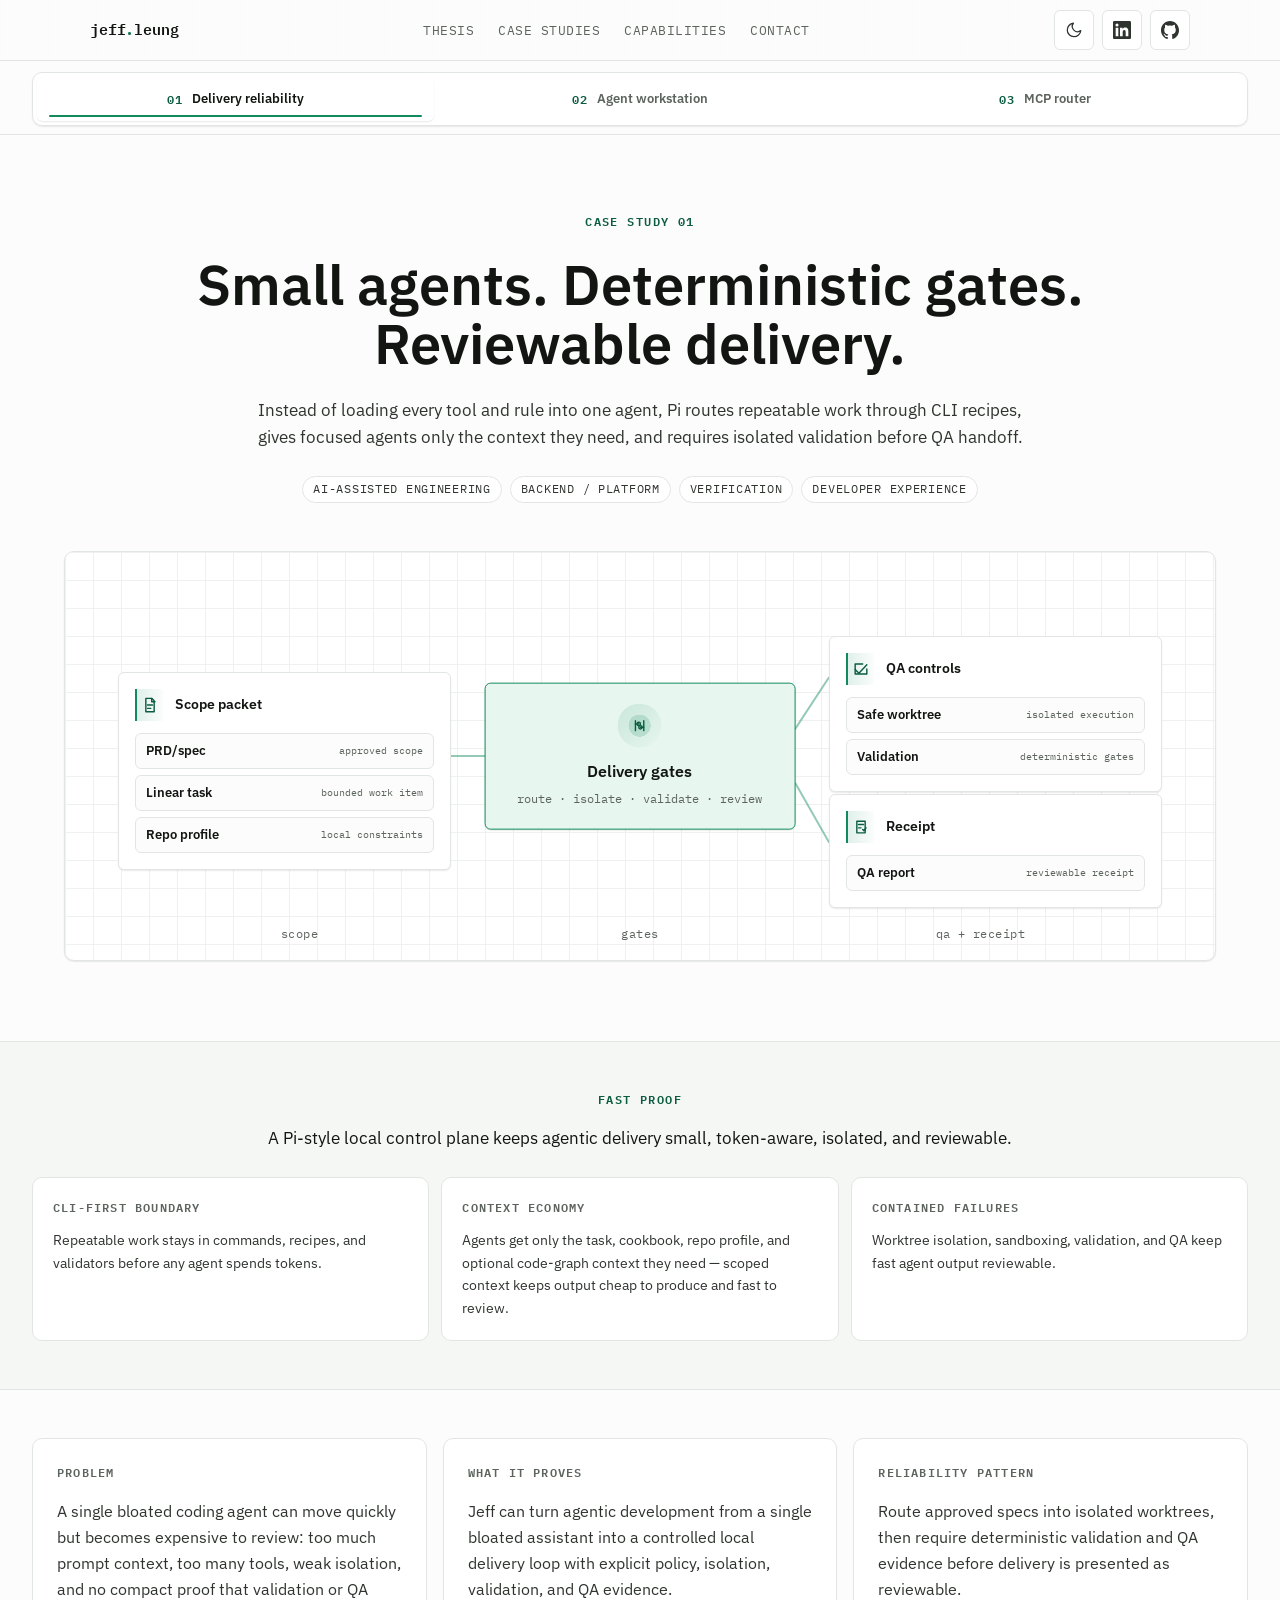
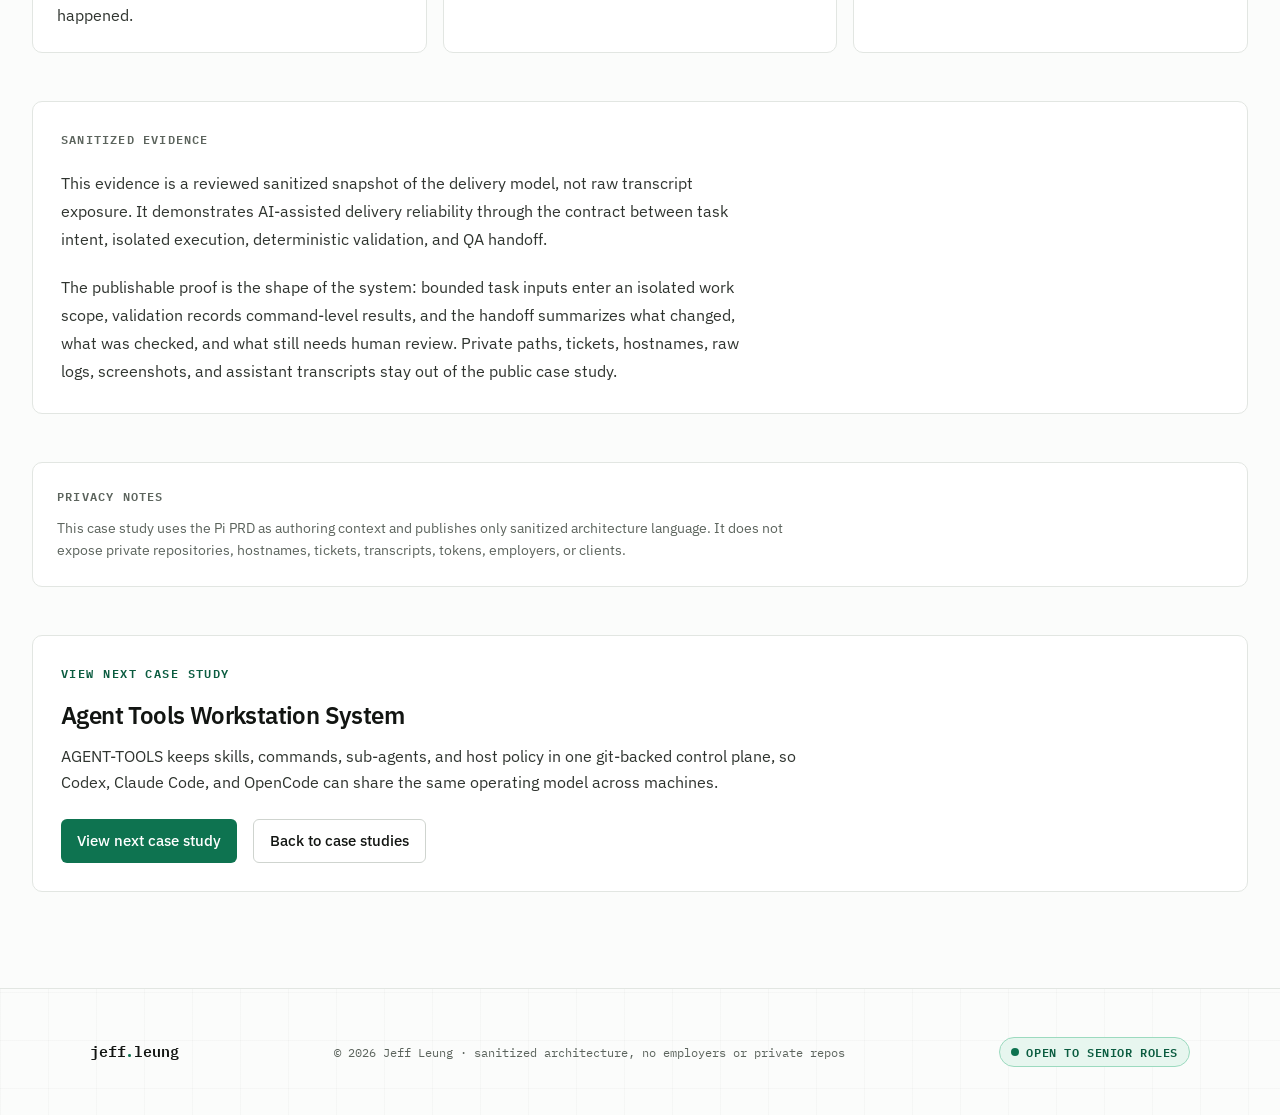
<file: case-studies/ai-assisted-delivery-reliability/index.html>
<!DOCTYPE html><html lang="en"> <head><meta charset="utf-8"><meta name="viewport" content="width=device-width, initial-scale=1"><!--
      In-document CSP + Referrer-Policy. Kept in sync with public/_headers (and
      auto-augmented with script-src hashes at build time by
      scripts/apply-csp-hashes.mjs) so the GitHub Pages mirror gets ~80% of the
      policy the Cloudflare host enforces via response headers. Caveats:
      `frame-ancestors` is ignored when delivered via <meta>; X-Frame-Options,
      Permissions-Policy, and X-Content-Type-Options have no meta equivalent
      and remain Cloudflare-only.
    --><meta http-equiv="Content-Security-Policy" content="default-src 'self'; script-src 'self' 'sha256-BWZxTUdoRWrf8f9VMqZdoaulvQjlKkOddWqZ7hkuO4Q=' 'sha256-QzWFZi+FLIx23tnm9SBU4aEgx4x8DsuASP07mfqol/c=' 'sha256-U7a72oKuFFz8D7GUHLA1NZ0ciymHmDOc9T9aVDg2rWU='; style-src 'self' 'unsafe-inline'; font-src 'self' data:; img-src 'self' data:; connect-src 'self'; frame-ancestors 'none'; base-uri 'self'; form-action 'self'; upgrade-insecure-requests"><meta name="referrer" content="strict-origin-when-cross-origin"><!-- No-flash theme init: sets data-theme before first paint. Same-origin
         script satisfies `script-src 'self'` (no inline hash needed). --><script src="/theme-init.js"></script><meta name="generator" content="Astro v5.18.2"><link rel="canonical" href="https://jeff-leung-portfolio.pages.dev/case-studies/ai-assisted-delivery-reliability"><title>Small agents. Deterministic gates. Reviewable delivery. · Jeff Leung</title><meta name="description" content="Instead of loading every tool and rule into one agent, Pi routes repeatable work through CLI recipes, gives focused agents only the context they need, and requires isolated validation before QA handoff."><meta property="og:type" content="article"><meta property="og:title" content="Small agents. Deterministic gates. Reviewable delivery. · Jeff Leung"><meta property="og:description" content="Instead of loading every tool and rule into one agent, Pi routes repeatable work through CLI recipes, gives focused agents only the context they need, and requires isolated validation before QA handoff."><meta property="og:url" content="https://jeff-leung-portfolio.pages.dev/case-studies/ai-assisted-delivery-reliability"><meta property="og:image" content="https://jeff-leung-portfolio.pages.dev/og-default.png"><meta property="og:locale" content="en_US"><meta name="twitter:card" content="summary_large_image"><meta name="twitter:title" content="Small agents. Deterministic gates. Reviewable delivery. · Jeff Leung"><meta name="twitter:description" content="Instead of loading every tool and rule into one agent, Pi routes repeatable work through CLI recipes, gives focused agents only the context they need, and requires isolated validation before QA handoff."><meta name="twitter:image" content="https://jeff-leung-portfolio.pages.dev/og-default.png"><link rel="icon" href="/favicon.svg" type="image/svg+xml"><script type="application/ld+json">{"@context":"https://schema.org","@type":"Person","name":"Jeff Leung","jobTitle":"Senior Software Engineer","description":"Engineering systems that make AI-assisted delivery reviewable without burning tokens. Sanitized case studies on AI-assisted development reliability, backend/platform design, and verification-driven delivery.","url":"https://jeff-leung-portfolio.pages.dev","sameAs":["https://www.linkedin.com/in/jeff-leung-lab/","https://github.com/WonderJL"]}</script><link rel="stylesheet" href="/_astro/_slug_.svdqSs6b.css"><script type="module" src="/_astro/page.BT_9kWGp.js"></script></head> <body class="flex min-h-screen flex-col"> <a href="#main" class="focus:bg-ink-900 sr-only focus:not-sr-only focus:absolute focus:top-4 focus:left-4 focus:z-50 focus:rounded-md focus:px-4 focus:py-2 focus:text-[color:var(--color-ink-on-accent)] focus-visible:outline-2 focus-visible:outline-offset-2 focus-visible:outline-[color:var(--color-focus)]">
Skip to main content
</a> <header class="site-nav"> <div class="wrap nav-inner"> <a href="/" class="wordmark">jeff<span class="dot">.</span>leung</a> <nav aria-label="Primary" class="nav-links"> <a href="/#thesis">Thesis</a><a href="/#case-studies">Case studies</a><a href="/#capabilities">Capabilities</a><a href="/#contact">Contact</a> </nav> <div class="nav-actions"> <button class="icon-btn theme-toggle" id="theme-toggle" type="button" aria-label="Toggle light and dark theme"> <span class="i-moon"> <svg viewBox="0 0 24 24" fill="none" stroke="currentColor" stroke-width="1.7" aria-hidden="true"> <path d="M21 12.8A9 9 0 1 1 11.2 3a7 7 0 0 0 9.8 9.8Z" stroke-linecap="round" stroke-linejoin="round"></path> </svg> </span> <span class="i-sun"> <svg viewBox="0 0 24 24" fill="none" stroke="currentColor" stroke-width="1.7" aria-hidden="true"> <circle cx="12" cy="12" r="4.2"></circle> <path d="M12 2.5v2M12 19.5v2M2.5 12h2M19.5 12h2M5 5l1.5 1.5M17.5 17.5L19 19M19 5l-1.5 1.5M6.5 17.5L5 19" stroke-linecap="round"></path> </svg> </span> </button> <a href="https://www.linkedin.com/in/jeff-leung-lab/" target="_blank" rel="noopener noreferrer" aria-label="LinkedIn profile (opens in new tab)" class="icon-btn"> <svg viewBox="0 0 24 24" fill="currentColor" aria-hidden="true"> <path d="M20.45 20.45h-3.55v-5.57c0-1.33-.02-3.04-1.85-3.04-1.85 0-2.13 1.45-2.13 2.94v5.67H9.36V9h3.41v1.56h.05c.48-.9 1.64-1.85 3.37-1.85 3.6 0 4.27 2.37 4.27 5.45v6.29ZM5.34 7.43a2.06 2.06 0 1 1 0-4.12 2.06 2.06 0 0 1 0 4.12ZM7.12 20.45H3.55V9h3.57v11.45ZM22.22 0H1.77C.79 0 0 .77 0 1.72v20.56C0 23.23.79 24 1.77 24h20.45c.98 0 1.78-.77 1.78-1.72V1.72C24 .77 23.2 0 22.22 0Z"></path> </svg> </a> <a href="https://github.com/WonderJL" target="_blank" rel="noopener noreferrer" aria-label="GitHub profile (opens in new tab)" class="icon-btn"> <svg viewBox="0 0 24 24" fill="currentColor" aria-hidden="true"> <path d="M12 0C5.37 0 0 5.5 0 12.3c0 5.44 3.44 10.06 8.21 11.69.6.11.82-.27.82-.6 0-.3-.01-1.08-.02-2.13-3.34.74-4.04-1.64-4.04-1.64-.55-1.42-1.34-1.8-1.34-1.8-1.09-.76.08-.75.08-.75 1.2.09 1.84 1.27 1.84 1.27 1.07 1.88 2.8 1.34 3.49 1.02.11-.8.42-1.34.76-1.65-2.67-.31-5.47-1.37-5.47-6.1 0-1.35.47-2.45 1.24-3.31-.12-.31-.54-1.57.12-3.27 0 0 1.01-.33 3.31 1.27a11.2 11.2 0 0 1 6.02 0c2.3-1.6 3.3-1.27 3.3-1.27.67 1.7.25 2.96.13 3.27.77.86 1.24 1.96 1.24 3.31 0 4.74-2.81 5.78-5.49 6.09.43.38.81 1.13.81 2.28 0 1.64-.02 2.97-.02 3.37 0 .33.22.71.83.59C20.57 22.36 24 17.74 24 12.3 24 5.5 18.63 0 12 0Z"></path> </svg> </a> </div> </div> </header> <main id="main" class="flex-1">  <article class="bg-surface-0 pb-24"> <nav aria-label="Case study navigation" class="sticky top-16 z-30 border-b border-[color:var(--color-border)] bg-[color-mix(in_srgb,var(--color-surface-0)_92%,transparent)] backdrop-blur"> <div class="mx-auto max-w-7xl px-3 py-2 sm:px-6 lg:px-8"> <div class="grid min-h-[3.625rem] grid-cols-3 gap-1 rounded-[0.625rem] border border-[color:var(--color-border)] bg-[color-mix(in_srgb,var(--color-surface-1)_86%,transparent)] p-1 shadow-sm md:min-h-11 md:gap-2"> <a href="/case-studies/ai-assisted-delivery-reliability" aria-current="page" class="text-ink-500 hover:bg-surface-2 hover:text-ink-900 relative flex min-h-[50px] min-w-0 touch-manipulation flex-col items-center justify-center gap-0.5 rounded-md px-1.5 py-1.5 text-center text-[0.72rem] font-semibold transition-colors md:min-h-11 md:flex-row md:gap-2 md:px-3 md:text-[0.82rem] focus-visible:outline-2 focus-visible:outline-offset-2 focus-visible:outline-[color:var(--color-focus)] bg-surface-1 text-ink-900 shadow-sm"> <span class="text-accent-700 font-mono text-[0.63rem] font-semibold tracking-[0.08em] uppercase md:text-[0.72rem] md:tracking-[0.12em]"> 01 </span> <span class="min-w-0 truncate leading-tight md:hidden">Delivery</span> <span class="hidden min-w-0 truncate leading-tight md:inline"> Delivery reliability </span> <span aria-hidden="true" class="bg-accent-500 absolute inset-x-2 bottom-1 h-0.5 rounded-full md:inset-x-3"></span> </a><a href="/case-studies/agent-tools-workstation" class="text-ink-500 hover:bg-surface-2 hover:text-ink-900 relative flex min-h-[50px] min-w-0 touch-manipulation flex-col items-center justify-center gap-0.5 rounded-md px-1.5 py-1.5 text-center text-[0.72rem] font-semibold transition-colors md:min-h-11 md:flex-row md:gap-2 md:px-3 md:text-[0.82rem] focus-visible:outline-2 focus-visible:outline-offset-2 focus-visible:outline-[color:var(--color-focus)]"> <span class="text-accent-700 font-mono text-[0.63rem] font-semibold tracking-[0.08em] uppercase md:text-[0.72rem] md:tracking-[0.12em]"> 02 </span> <span class="min-w-0 truncate leading-tight md:hidden">Workstation</span> <span class="hidden min-w-0 truncate leading-tight md:inline"> Agent workstation </span>  </a><a href="/case-studies/mcp-router" class="text-ink-500 hover:bg-surface-2 hover:text-ink-900 relative flex min-h-[50px] min-w-0 touch-manipulation flex-col items-center justify-center gap-0.5 rounded-md px-1.5 py-1.5 text-center text-[0.72rem] font-semibold transition-colors md:min-h-11 md:flex-row md:gap-2 md:px-3 md:text-[0.82rem] focus-visible:outline-2 focus-visible:outline-offset-2 focus-visible:outline-[color:var(--color-focus)]"> <span class="text-accent-700 font-mono text-[0.63rem] font-semibold tracking-[0.08em] uppercase md:text-[0.72rem] md:tracking-[0.12em]"> 03 </span> <span class="min-w-0 truncate leading-tight md:hidden">MCP</span> <span class="hidden min-w-0 truncate leading-tight md:inline"> MCP router </span>  </a> </div> </div> </nav> <header class="border-b border-[color:var(--color-border)]"> <div class="mx-auto max-w-7xl px-6 py-14 sm:px-8 sm:py-20"> <div class="mx-auto max-w-4xl text-center"> <p class="text-accent-700 font-mono text-[0.75rem] font-semibold tracking-[0.12em] uppercase">
Case study 01 </p> <h1 class="text-ink-900 mt-6 text-[2.25rem] leading-[1.08] font-semibold tracking-normal sm:text-[3rem] sm:leading-[1.05] lg:text-[3.5rem]"> Small agents. Deterministic gates. Reviewable delivery. </h1> <p class="text-ink-700 mx-auto mt-6 max-w-3xl text-[1.0625rem] leading-relaxed"> Instead of loading every tool and rule into one agent, Pi routes repeatable work through CLI recipes, gives focused agents only the context they need, and requires isolated validation before QA handoff. </p> <div class="mt-6 flex flex-wrap justify-center gap-2"> <span class="inline-flex items-center rounded-pill border border-[color:var(--color-border)] bg-surface-1 px-2.5 py-1 font-mono text-mono-label uppercase tracking-[0.06em] text-ink-700"> AI-assisted engineering </span><span class="inline-flex items-center rounded-pill border border-[color:var(--color-border)] bg-surface-1 px-2.5 py-1 font-mono text-mono-label uppercase tracking-[0.06em] text-ink-700"> Backend / Platform </span><span class="inline-flex items-center rounded-pill border border-[color:var(--color-border)] bg-surface-1 px-2.5 py-1 font-mono text-mono-label uppercase tracking-[0.06em] text-ink-700"> Verification </span><span class="inline-flex items-center rounded-pill border border-[color:var(--color-border)] bg-surface-1 px-2.5 py-1 font-mono text-mono-label uppercase tracking-[0.06em] text-ink-700"> Developer experience </span> </div>  </div> <div class="mx-auto mt-12 max-w-6xl"> <style>astro-island,astro-slot,astro-static-slot{display:contents}</style><script>(()=>{var e=async t=>{await(await t())()};(self.Astro||(self.Astro={})).load=e;window.dispatchEvent(new Event("astro:load"));})();</script><script>(()=>{var A=Object.defineProperty;var g=(i,o,a)=>o in i?A(i,o,{enumerable:!0,configurable:!0,writable:!0,value:a}):i[o]=a;var d=(i,o,a)=>g(i,typeof o!="symbol"?o+"":o,a);{let i={0:t=>m(t),1:t=>a(t),2:t=>new RegExp(t),3:t=>new Date(t),4:t=>new Map(a(t)),5:t=>new Set(a(t)),6:t=>BigInt(t),7:t=>new URL(t),8:t=>new Uint8Array(t),9:t=>new Uint16Array(t),10:t=>new Uint32Array(t),11:t=>1/0*t},o=t=>{let[l,e]=t;return l in i?i[l](e):void 0},a=t=>t.map(o),m=t=>typeof t!="object"||t===null?t:Object.fromEntries(Object.entries(t).map(([l,e])=>[l,o(e)]));class y extends HTMLElement{constructor(){super(...arguments);d(this,"Component");d(this,"hydrator");d(this,"hydrate",async()=>{var b;if(!this.hydrator||!this.isConnected)return;let e=(b=this.parentElement)==null?void 0:b.closest("astro-island[ssr]");if(e){e.addEventListener("astro:hydrate",this.hydrate,{once:!0});return}let c=this.querySelectorAll("astro-slot"),n={},h=this.querySelectorAll("template[data-astro-template]");for(let r of h){let s=r.closest(this.tagName);s!=null&&s.isSameNode(this)&&(n[r.getAttribute("data-astro-template")||"default"]=r.innerHTML,r.remove())}for(let r of c){let s=r.closest(this.tagName);s!=null&&s.isSameNode(this)&&(n[r.getAttribute("name")||"default"]=r.innerHTML)}let p;try{p=this.hasAttribute("props")?m(JSON.parse(this.getAttribute("props"))):{}}catch(r){let s=this.getAttribute("component-url")||"<unknown>",v=this.getAttribute("component-export");throw v&&(s+=` (export ${v})`),console.error(`[hydrate] Error parsing props for component ${s}`,this.getAttribute("props"),r),r}let u;await this.hydrator(this)(this.Component,p,n,{client:this.getAttribute("client")}),this.removeAttribute("ssr"),this.dispatchEvent(new CustomEvent("astro:hydrate"))});d(this,"unmount",()=>{this.isConnected||this.dispatchEvent(new CustomEvent("astro:unmount"))})}disconnectedCallback(){document.removeEventListener("astro:after-swap",this.unmount),document.addEventListener("astro:after-swap",this.unmount,{once:!0})}connectedCallback(){if(!this.hasAttribute("await-children")||document.readyState==="interactive"||document.readyState==="complete")this.childrenConnectedCallback();else{let e=()=>{document.removeEventListener("DOMContentLoaded",e),c.disconnect(),this.childrenConnectedCallback()},c=new MutationObserver(()=>{var n;((n=this.lastChild)==null?void 0:n.nodeType)===Node.COMMENT_NODE&&this.lastChild.nodeValue==="astro:end"&&(this.lastChild.remove(),e())});c.observe(this,{childList:!0}),document.addEventListener("DOMContentLoaded",e)}}async childrenConnectedCallback(){let e=this.getAttribute("before-hydration-url");e&&await import(e),this.start()}async start(){let e=JSON.parse(this.getAttribute("opts")),c=this.getAttribute("client");if(Astro[c]===void 0){window.addEventListener(`astro:${c}`,()=>this.start(),{once:!0});return}try{await Astro[c](async()=>{let n=this.getAttribute("renderer-url"),[h,{default:p}]=await Promise.all([import(this.getAttribute("component-url")),n?import(n):()=>()=>{}]),u=this.getAttribute("component-export")||"default";if(!u.includes("."))this.Component=h[u];else{this.Component=h;for(let f of u.split("."))this.Component=this.Component[f]}return this.hydrator=p,this.hydrate},e,this)}catch(n){console.error(`[astro-island] Error hydrating ${this.getAttribute("component-url")}`,n)}}attributeChangedCallback(){this.hydrate()}}d(y,"observedAttributes",["props"]),customElements.get("astro-island")||customElements.define("astro-island",y)}})();</script><astro-island uid="hvcpK" prefix="r1" component-url="/_astro/CaseStudyHubDiagram.DIlSKOI2.js" component-export="default" renderer-url="/_astro/client.Bz692-Ao.js" props="{&quot;variant&quot;:[0,&quot;ai-delivery&quot;],&quot;ariaLabel&quot;:[0,&quot;Delivery reliability diagram expanding scope, gates, QA, and receipt into source inputs, controls, and review evidence.&quot;],&quot;centerLabel&quot;:[0,&quot;Delivery gates&quot;],&quot;centerDetail&quot;:[0,&quot;route · isolate · validate · review&quot;],&quot;groupLabels&quot;:[0,{&quot;left&quot;:[0,&quot;scope&quot;],&quot;center&quot;:[0,&quot;gates&quot;],&quot;right&quot;:[0,&quot;qa + receipt&quot;]}],&quot;leftItems&quot;:[1,[[0,{&quot;label&quot;:[0,&quot;PRD/spec&quot;],&quot;detail&quot;:[0,&quot;approved scope&quot;],&quot;icon&quot;:[0,&quot;prd&quot;]}],[0,{&quot;label&quot;:[0,&quot;Linear task&quot;],&quot;detail&quot;:[0,&quot;bounded work item&quot;],&quot;icon&quot;:[0,&quot;linear&quot;]}],[0,{&quot;label&quot;:[0,&quot;Repo profile&quot;],&quot;detail&quot;:[0,&quot;local constraints&quot;],&quot;icon&quot;:[0,&quot;profile&quot;]}]]],&quot;rightItems&quot;:[1,[[0,{&quot;label&quot;:[0,&quot;Safe worktree&quot;],&quot;detail&quot;:[0,&quot;isolated execution&quot;],&quot;icon&quot;:[0,&quot;worktree&quot;]}],[0,{&quot;label&quot;:[0,&quot;Validation&quot;],&quot;detail&quot;:[0,&quot;deterministic gates&quot;],&quot;icon&quot;:[0,&quot;validation&quot;]}],[0,{&quot;label&quot;:[0,&quot;QA report&quot;],&quot;detail&quot;:[0,&quot;reviewable receipt&quot;],&quot;icon&quot;:[0,&quot;qa&quot;]}]]]}" ssr client="load" opts="{&quot;name&quot;:&quot;CaseStudyHubDiagram&quot;,&quot;value&quot;:true}" await-children><div class="bg-surface-1 text-ink-900 relative isolate overflow-hidden rounded-lg border border-[color:var(--color-border)] p-3 shadow-sm sm:p-5" role="img" aria-label="Delivery reliability diagram expanding scope, gates, QA, and receipt into source inputs, controls, and review evidence." data-case-study-hub-diagram="true" data-case-study-hub-variant="ai-delivery"><div class="pointer-events-none absolute inset-0 z-0 [background-image:linear-gradient(var(--color-border)_1px,transparent_1px),linear-gradient(90deg,var(--color-border)_1px,transparent_1px)] [background-size:28px_28px] opacity-55" aria-hidden="true"></div><div class="relative z-10 hidden min-h-[23rem] pb-5 xl:block"><svg class="pointer-events-none absolute inset-0 z-0 h-full w-full" viewBox="0 0 1000 390" preserveAspectRatio="none" aria-hidden="true" focusable="false"><path d="M360 195 L330 195" fill="none" stroke="var(--color-accent-500)" stroke-width="2" stroke-linecap="round" stroke-linejoin="round" vector-effect="non-scaling-stroke" opacity="0.42" data-case-study-hub-line="true" data-case-study-hub-line-axis="x"></path><path d="M640 166 L670 112" fill="none" stroke="var(--color-accent-500)" stroke-width="2" stroke-linecap="round" stroke-linejoin="round" vector-effect="non-scaling-stroke" opacity="0.42" data-case-study-hub-line="true" data-case-study-hub-line-axis="x"></path><path d="M640 224 L670 286" fill="none" stroke="var(--color-accent-500)" stroke-width="2" stroke-linecap="round" stroke-linejoin="round" vector-effect="non-scaling-stroke" opacity="0.42" data-case-study-hub-line="true" data-case-study-hub-line-axis="x"></path></svg><div class="bg-surface-1 z-20 min-w-0 rounded-md border border-[color:var(--color-border)] p-3 shadow-sm sm:p-4 absolute top-[6.25rem] left-[3%] w-[30%]" data-case-study-hub-node="true"><div class="flex min-w-0 items-center gap-2.5 sm:gap-3"><span class="text-accent-700 flex h-7 w-6 shrink-0 items-center justify-center border-l-2 border-[color:var(--color-accent-500)] bg-[linear-gradient(90deg,color-mix(in_srgb,var(--color-accent-500)_13%,transparent),color-mix(in_srgb,var(--color-accent-500)_2%,transparent))] sm:h-8 sm:w-7"><svg class="h-5 w-5 fill-none stroke-current" viewBox="0 0 24 24" stroke-width="1.7" stroke-linecap="round" stroke-linejoin="round" aria-hidden="true"><path d="M7 4h7l3 3v13H7z"></path><path d="M14 4v4h4"></path><path d="M9 12h6M9 16h4"></path></svg></span><p class="text-small text-ink-900 leading-snug font-semibold">Scope packet</p></div><div class="mt-3 grid gap-1.5"><div class="flex min-w-0 flex-col items-start gap-1 rounded-[0.375rem] border border-[color:var(--color-border)] bg-[color:var(--color-surface-0)] px-2.5 py-2 lg:flex-row lg:items-center lg:justify-between lg:gap-3"><span class="text-ink-900 min-w-0 text-[0.82rem] leading-snug font-semibold">PRD/spec</span><span class="text-ink-500 min-w-0 font-mono text-[0.64rem] leading-snug lg:shrink-0 lg:text-right">approved scope</span></div><div class="flex min-w-0 flex-col items-start gap-1 rounded-[0.375rem] border border-[color:var(--color-border)] bg-[color:var(--color-surface-0)] px-2.5 py-2 lg:flex-row lg:items-center lg:justify-between lg:gap-3"><span class="text-ink-900 min-w-0 text-[0.82rem] leading-snug font-semibold">Linear task</span><span class="text-ink-500 min-w-0 font-mono text-[0.64rem] leading-snug lg:shrink-0 lg:text-right">bounded work item</span></div><div class="flex min-w-0 flex-col items-start gap-1 rounded-[0.375rem] border border-[color:var(--color-border)] bg-[color:var(--color-surface-0)] px-2.5 py-2 lg:flex-row lg:items-center lg:justify-between lg:gap-3"><span class="text-ink-900 min-w-0 text-[0.82rem] leading-snug font-semibold">Repo profile</span><span class="text-ink-500 min-w-0 font-mono text-[0.64rem] leading-snug lg:shrink-0 lg:text-right">local constraints</span></div></div></div><div class="bg-evidence-bg z-10 grid justify-items-center rounded-md border border-[color:var(--color-accent-500)] px-5 py-5 text-center shadow-sm absolute top-1/2 left-1/2 w-[28%] min-w-[13rem] -translate-x-1/2 -translate-y-1/2" data-case-study-hub-node="true" data-case-study-hub-center="true"><span class="text-accent-700 mb-3 grid h-11 w-11 place-items-center rounded-full bg-[radial-gradient(circle,color-mix(in_srgb,var(--color-accent-500)_18%,transparent)_0_35%,transparent_36%),linear-gradient(135deg,color-mix(in_srgb,var(--color-accent-500)_14%,transparent),transparent)]"><svg class="h-5 w-5 fill-none stroke-current" viewBox="0 0 24 24" stroke-width="1.7" stroke-linecap="round" stroke-linejoin="round" aria-hidden="true"><path d="M7 6v12M17 6v12"></path><path d="M7 10h4M13 14h4"></path><path d="M11 10m-2 0a2 2 0 1 0 4 0a2 2 0 1 0-4 0"></path><path d="M13 14m-2 0a2 2 0 1 0 4 0a2 2 0 1 0-4 0"></path></svg></span><p class="text-ink-900 text-[1rem] leading-snug font-semibold">Delivery gates</p><p class="text-ink-500 mt-2 font-mono text-[0.72rem] leading-relaxed">route · isolate · validate · review</p></div><div class="bg-surface-1 z-20 min-w-0 rounded-md border border-[color:var(--color-border)] p-3 shadow-sm sm:p-4 absolute top-[4rem] right-[3%] w-[30%]" data-case-study-hub-node="true"><div class="flex min-w-0 items-center gap-2.5 sm:gap-3"><span class="text-accent-700 flex h-7 w-6 shrink-0 items-center justify-center border-l-2 border-[color:var(--color-accent-500)] bg-[linear-gradient(90deg,color-mix(in_srgb,var(--color-accent-500)_13%,transparent),color-mix(in_srgb,var(--color-accent-500)_2%,transparent))] sm:h-8 sm:w-7"><svg class="h-5 w-5 fill-none stroke-current" viewBox="0 0 24 24" stroke-width="1.7" stroke-linecap="round" stroke-linejoin="round" aria-hidden="true"><path d="M5 12.5 9.5 17 19 7"></path><path d="M19 12v6H5V6h9"></path></svg></span><p class="text-small text-ink-900 leading-snug font-semibold">QA controls</p></div><div class="mt-3 grid gap-1.5"><div class="flex min-w-0 flex-col items-start gap-1 rounded-[0.375rem] border border-[color:var(--color-border)] bg-[color:var(--color-surface-0)] px-2.5 py-2 lg:flex-row lg:items-center lg:justify-between lg:gap-3"><span class="text-ink-900 min-w-0 text-[0.82rem] leading-snug font-semibold">Safe worktree</span><span class="text-ink-500 min-w-0 font-mono text-[0.64rem] leading-snug lg:shrink-0 lg:text-right">isolated execution</span></div><div class="flex min-w-0 flex-col items-start gap-1 rounded-[0.375rem] border border-[color:var(--color-border)] bg-[color:var(--color-surface-0)] px-2.5 py-2 lg:flex-row lg:items-center lg:justify-between lg:gap-3"><span class="text-ink-900 min-w-0 text-[0.82rem] leading-snug font-semibold">Validation</span><span class="text-ink-500 min-w-0 font-mono text-[0.64rem] leading-snug lg:shrink-0 lg:text-right">deterministic gates</span></div></div></div><div class="bg-surface-1 z-20 min-w-0 rounded-md border border-[color:var(--color-border)] p-3 shadow-sm sm:p-4 absolute right-[3%] bottom-8 w-[30%]" data-case-study-hub-node="true"><div class="flex min-w-0 items-center gap-2.5 sm:gap-3"><span class="text-accent-700 flex h-7 w-6 shrink-0 items-center justify-center border-l-2 border-[color:var(--color-accent-500)] bg-[linear-gradient(90deg,color-mix(in_srgb,var(--color-accent-500)_13%,transparent),color-mix(in_srgb,var(--color-accent-500)_2%,transparent))] sm:h-8 sm:w-7"><svg class="h-5 w-5 fill-none stroke-current" viewBox="0 0 24 24" stroke-width="1.7" stroke-linecap="round" stroke-linejoin="round" aria-hidden="true"><path d="M7 5h10v14H7z"></path><path d="M9 9h6M9 13h3"></path><path d="M14 15l1.5 1.5L18 13"></path></svg></span><p class="text-small text-ink-900 leading-snug font-semibold">Receipt</p></div><div class="mt-3 grid gap-1.5"><div class="flex min-w-0 flex-col items-start gap-1 rounded-[0.375rem] border border-[color:var(--color-border)] bg-[color:var(--color-surface-0)] px-2.5 py-2 lg:flex-row lg:items-center lg:justify-between lg:gap-3"><span class="text-ink-900 min-w-0 text-[0.82rem] leading-snug font-semibold">QA report</span><span class="text-ink-500 min-w-0 font-mono text-[0.64rem] leading-snug lg:shrink-0 lg:text-right">reviewable receipt</span></div></div></div><div class="text-ink-500 pointer-events-none absolute inset-x-0 bottom-0 z-20 grid grid-cols-3 px-[4%] text-center font-mono text-[0.72rem] leading-none tracking-[0.04em] " aria-hidden="true"><span>scope</span><span>gates</span><span>qa + receipt</span></div></div><div class="relative z-10 mx-auto grid max-w-[50rem] gap-2.5 xl:hidden"><p class="text-ink-500 text-center font-mono text-[0.72rem] leading-none tracking-[0.04em]">scope</p><div class="bg-surface-1 z-20 min-w-0 rounded-md border border-[color:var(--color-border)] p-3 shadow-sm sm:p-4 " data-case-study-hub-node="true"><div class="flex min-w-0 items-center gap-2.5 sm:gap-3"><span class="text-accent-700 flex h-7 w-6 shrink-0 items-center justify-center border-l-2 border-[color:var(--color-accent-500)] bg-[linear-gradient(90deg,color-mix(in_srgb,var(--color-accent-500)_13%,transparent),color-mix(in_srgb,var(--color-accent-500)_2%,transparent))] sm:h-8 sm:w-7"><svg class="h-5 w-5 fill-none stroke-current" viewBox="0 0 24 24" stroke-width="1.7" stroke-linecap="round" stroke-linejoin="round" aria-hidden="true"><path d="M7 4h7l3 3v13H7z"></path><path d="M14 4v4h4"></path><path d="M9 12h6M9 16h4"></path></svg></span><p class="text-small text-ink-900 leading-snug font-semibold">Scope packet</p></div><div class="mt-3 grid gap-1.5"><div class="flex min-w-0 flex-col items-start gap-1 rounded-[0.375rem] border border-[color:var(--color-border)] bg-[color:var(--color-surface-0)] px-2.5 py-2 lg:flex-row lg:items-center lg:justify-between lg:gap-3"><span class="text-ink-900 min-w-0 text-[0.82rem] leading-snug font-semibold">PRD/spec</span><span class="text-ink-500 min-w-0 font-mono text-[0.64rem] leading-snug lg:shrink-0 lg:text-right">approved scope</span></div><div class="flex min-w-0 flex-col items-start gap-1 rounded-[0.375rem] border border-[color:var(--color-border)] bg-[color:var(--color-surface-0)] px-2.5 py-2 lg:flex-row lg:items-center lg:justify-between lg:gap-3"><span class="text-ink-900 min-w-0 text-[0.82rem] leading-snug font-semibold">Linear task</span><span class="text-ink-500 min-w-0 font-mono text-[0.64rem] leading-snug lg:shrink-0 lg:text-right">bounded work item</span></div><div class="flex min-w-0 flex-col items-start gap-1 rounded-[0.375rem] border border-[color:var(--color-border)] bg-[color:var(--color-surface-0)] px-2.5 py-2 lg:flex-row lg:items-center lg:justify-between lg:gap-3"><span class="text-ink-900 min-w-0 text-[0.82rem] leading-snug font-semibold">Repo profile</span><span class="text-ink-500 min-w-0 font-mono text-[0.64rem] leading-snug lg:shrink-0 lg:text-right">local constraints</span></div></div></div><div class="relative mx-auto grid h-9 w-[58%] max-w-md" style="grid-template-columns:repeat(1, minmax(0, 1fr))" aria-hidden="true"><div class="absolute inset-x-[10%] top-1/2 h-px origin-center -translate-y-1/2 bg-[color:var(--color-accent-500)] opacity-45" data-case-study-hub-line="true" data-case-study-hub-line-axis="x"></div><span class="relative block opacity-45 before:absolute before:top-1/2 before:left-1/2 before:h-8 before:w-px before:origin-center before:-translate-x-1/2 before:-translate-y-1/2 before:bg-[color:var(--color-accent-500)]" data-case-study-hub-line="true" data-case-study-hub-line-axis="y"></span></div><p class="text-ink-500 text-center font-mono text-[0.72rem] leading-none tracking-[0.04em]">gates</p><div class="bg-evidence-bg z-10 grid justify-items-center rounded-md border border-[color:var(--color-accent-500)] px-5 py-5 text-center shadow-sm mx-auto w-full max-w-[34rem]" data-case-study-hub-node="true" data-case-study-hub-center="true"><span class="text-accent-700 mb-3 grid h-11 w-11 place-items-center rounded-full bg-[radial-gradient(circle,color-mix(in_srgb,var(--color-accent-500)_18%,transparent)_0_35%,transparent_36%),linear-gradient(135deg,color-mix(in_srgb,var(--color-accent-500)_14%,transparent),transparent)]"><svg class="h-5 w-5 fill-none stroke-current" viewBox="0 0 24 24" stroke-width="1.7" stroke-linecap="round" stroke-linejoin="round" aria-hidden="true"><path d="M7 6v12M17 6v12"></path><path d="M7 10h4M13 14h4"></path><path d="M11 10m-2 0a2 2 0 1 0 4 0a2 2 0 1 0-4 0"></path><path d="M13 14m-2 0a2 2 0 1 0 4 0a2 2 0 1 0-4 0"></path></svg></span><p class="text-ink-900 text-[1rem] leading-snug font-semibold">Delivery gates</p><p class="text-ink-500 mt-2 font-mono text-[0.72rem] leading-relaxed">route · isolate · validate · review</p></div><div class="relative mx-auto grid h-9 w-[58%] max-w-md" style="grid-template-columns:repeat(2, minmax(0, 1fr))" aria-hidden="true"><div class="absolute inset-x-[10%] top-1/2 h-px origin-center -translate-y-1/2 bg-[color:var(--color-accent-500)] opacity-45" data-case-study-hub-line="true" data-case-study-hub-line-axis="x"></div><span class="relative block opacity-45 before:absolute before:top-1/2 before:left-1/2 before:h-8 before:w-px before:origin-center before:-translate-x-1/2 before:-translate-y-1/2 before:bg-[color:var(--color-accent-500)]" data-case-study-hub-line="true" data-case-study-hub-line-axis="y"></span><span class="relative block opacity-45 before:absolute before:top-1/2 before:left-1/2 before:h-8 before:w-px before:origin-center before:-translate-x-1/2 before:-translate-y-1/2 before:bg-[color:var(--color-accent-500)]" data-case-study-hub-line="true" data-case-study-hub-line-axis="y"></span></div><p class="text-ink-500 text-center font-mono text-[0.72rem] leading-none tracking-[0.04em]">qa + receipt</p><div class="grid gap-2 md:grid-cols-2"><div class="bg-surface-1 z-20 min-w-0 rounded-md border border-[color:var(--color-border)] p-3 shadow-sm sm:p-4 " data-case-study-hub-node="true"><div class="flex min-w-0 items-center gap-2.5 sm:gap-3"><span class="text-accent-700 flex h-7 w-6 shrink-0 items-center justify-center border-l-2 border-[color:var(--color-accent-500)] bg-[linear-gradient(90deg,color-mix(in_srgb,var(--color-accent-500)_13%,transparent),color-mix(in_srgb,var(--color-accent-500)_2%,transparent))] sm:h-8 sm:w-7"><svg class="h-5 w-5 fill-none stroke-current" viewBox="0 0 24 24" stroke-width="1.7" stroke-linecap="round" stroke-linejoin="round" aria-hidden="true"><path d="M5 12.5 9.5 17 19 7"></path><path d="M19 12v6H5V6h9"></path></svg></span><p class="text-small text-ink-900 leading-snug font-semibold">QA controls</p></div><div class="mt-3 grid gap-1.5"><div class="flex min-w-0 flex-col items-start gap-1 rounded-[0.375rem] border border-[color:var(--color-border)] bg-[color:var(--color-surface-0)] px-2.5 py-2 lg:flex-row lg:items-center lg:justify-between lg:gap-3"><span class="text-ink-900 min-w-0 text-[0.82rem] leading-snug font-semibold">Safe worktree</span><span class="text-ink-500 min-w-0 font-mono text-[0.64rem] leading-snug lg:shrink-0 lg:text-right">isolated execution</span></div><div class="flex min-w-0 flex-col items-start gap-1 rounded-[0.375rem] border border-[color:var(--color-border)] bg-[color:var(--color-surface-0)] px-2.5 py-2 lg:flex-row lg:items-center lg:justify-between lg:gap-3"><span class="text-ink-900 min-w-0 text-[0.82rem] leading-snug font-semibold">Validation</span><span class="text-ink-500 min-w-0 font-mono text-[0.64rem] leading-snug lg:shrink-0 lg:text-right">deterministic gates</span></div></div></div><div class="bg-surface-1 z-20 min-w-0 rounded-md border border-[color:var(--color-border)] p-3 shadow-sm sm:p-4 " data-case-study-hub-node="true"><div class="flex min-w-0 items-center gap-2.5 sm:gap-3"><span class="text-accent-700 flex h-7 w-6 shrink-0 items-center justify-center border-l-2 border-[color:var(--color-accent-500)] bg-[linear-gradient(90deg,color-mix(in_srgb,var(--color-accent-500)_13%,transparent),color-mix(in_srgb,var(--color-accent-500)_2%,transparent))] sm:h-8 sm:w-7"><svg class="h-5 w-5 fill-none stroke-current" viewBox="0 0 24 24" stroke-width="1.7" stroke-linecap="round" stroke-linejoin="round" aria-hidden="true"><path d="M7 5h10v14H7z"></path><path d="M9 9h6M9 13h3"></path><path d="M14 15l1.5 1.5L18 13"></path></svg></span><p class="text-small text-ink-900 leading-snug font-semibold">Receipt</p></div><div class="mt-3 grid gap-1.5"><div class="flex min-w-0 flex-col items-start gap-1 rounded-[0.375rem] border border-[color:var(--color-border)] bg-[color:var(--color-surface-0)] px-2.5 py-2 lg:flex-row lg:items-center lg:justify-between lg:gap-3"><span class="text-ink-900 min-w-0 text-[0.82rem] leading-snug font-semibold">QA report</span><span class="text-ink-500 min-w-0 font-mono text-[0.64rem] leading-snug lg:shrink-0 lg:text-right">reviewable receipt</span></div></div></div></div></div></div><!--astro:end--></astro-island> </div> </div> </header> <section id="fast-proof" aria-labelledby="fast-proof-heading" class="bg-surface-2 border-b border-[color:var(--color-border)]"> <div class="mx-auto max-w-7xl px-6 py-12 sm:px-8"> <div class="mx-auto max-w-3xl text-center"> <h2 id="fast-proof-heading" class="text-accent-700 font-mono text-[0.75rem] font-semibold tracking-[0.12em] uppercase">
Fast proof
</h2> <p class="text-ink-900 mt-4 text-[1.0625rem] leading-relaxed"> A Pi-style local control plane keeps agentic delivery small, token-aware, isolated, and reviewable. </p> </div> <div class="mt-6 grid gap-3 md:grid-cols-3"> <article class="bg-surface-1 rounded-lg border border-[color:var(--color-border)] p-5"> <p class="text-ink-500 font-mono text-[0.75rem] font-semibold tracking-[0.1em] uppercase"> CLI-first boundary </p> <p class="text-small text-ink-700 mt-3 leading-relaxed">Repeatable work stays in commands, recipes, and validators before any agent spends tokens.</p> </article><article class="bg-surface-1 rounded-lg border border-[color:var(--color-border)] p-5"> <p class="text-ink-500 font-mono text-[0.75rem] font-semibold tracking-[0.1em] uppercase"> Context economy </p> <p class="text-small text-ink-700 mt-3 leading-relaxed">Agents get only the task, cookbook, repo profile, and optional code-graph context they need — scoped context keeps output cheap to produce and fast to review.</p> </article><article class="bg-surface-1 rounded-lg border border-[color:var(--color-border)] p-5"> <p class="text-ink-500 font-mono text-[0.75rem] font-semibold tracking-[0.1em] uppercase"> Contained failures </p> <p class="text-small text-ink-700 mt-3 leading-relaxed">Worktree isolation, sandboxing, validation, and QA keep fast agent output reviewable.</p> </article> </div> </div> </section> <section id="case-study-context" class="mx-auto max-w-7xl px-6 py-12 sm:px-8"> <div class="grid gap-4 lg:grid-cols-3"> <article class="bg-surface-1 rounded-lg border border-[color:var(--color-border)] p-6"> <p class="text-ink-500 font-mono text-[0.75rem] font-semibold tracking-[0.1em] uppercase">
Problem
</p> <p class="text-ink-700 mt-4 leading-relaxed">A single bloated coding agent can move quickly but becomes expensive to review: too much prompt context, too many tools, weak isolation, and no compact proof that validation or QA happened.</p> </article> <article class="bg-surface-1 rounded-lg border border-[color:var(--color-border)] p-6"> <p class="text-ink-500 font-mono text-[0.75rem] font-semibold tracking-[0.1em] uppercase">
What it proves
</p> <p class="text-ink-700 mt-4 leading-relaxed">Jeff can turn agentic development from a single bloated assistant into a controlled local delivery loop with explicit policy, isolation, validation, and QA evidence.</p> </article> <article class="bg-surface-1 rounded-lg border border-[color:var(--color-border)] p-6"> <p class="text-ink-500 font-mono text-[0.75rem] font-semibold tracking-[0.1em] uppercase">
Reliability pattern
</p> <p class="text-ink-700 mt-4 leading-relaxed">Route approved specs into isolated worktrees, then require deterministic validation and QA evidence before delivery is presented as reviewable.</p> </article> </div> </section> <section id="evidence" class="mx-auto max-w-7xl px-6 pb-12 sm:px-8"> <article class="bg-surface-1 rounded-lg border border-[color:var(--color-border)] p-6 sm:p-7"> <h2 class="text-ink-500 font-mono text-[0.75rem] font-semibold tracking-[0.1em] uppercase">
Sanitized evidence
</h2> <div class="prose-case mt-5">  <p>This evidence is a reviewed sanitized snapshot of the delivery model, not raw transcript
exposure. It demonstrates AI-assisted delivery reliability through the contract between
task intent, isolated execution, deterministic validation, and QA handoff.</p>
<p>The publishable proof is the shape of the system: bounded task inputs enter an isolated
work scope, validation records command-level results, and the handoff summarizes what
changed, what was checked, and what still needs human review. Private paths, tickets,
hostnames, raw logs, screenshots, and assistant transcripts stay out of the public case
study.</p>  </div> </article> </section> <section id="privacy" class="mx-auto max-w-7xl px-6 pb-12 sm:px-8"> <div class="bg-surface-1 rounded-lg border border-[color:var(--color-border)] p-6"> <h2 class="text-ink-500 font-mono text-[0.75rem] font-semibold tracking-[0.1em] uppercase">
Privacy notes
</h2> <p class="text-small text-ink-500 mt-3 max-w-3xl">This case study uses the Pi PRD as authoring context and publishes only sanitized architecture language. It does not expose private repositories, hostnames, tickets, transcripts, tokens, employers, or clients.</p> </div> </section> <section id="next-case-study" class="mx-auto max-w-7xl px-6 sm:px-8"> <article class="bg-surface-1 rounded-lg border border-[color:var(--color-border)] p-6 sm:p-7"> <p class="text-accent-700 font-mono text-[0.75rem] font-semibold tracking-[0.12em] uppercase">
View next case study
</p> <h2 class="text-ink-900 mt-4 text-2xl font-semibold tracking-tight">Agent Tools Workstation System</h2> <p class="text-ink-700 mt-3 max-w-3xl leading-relaxed">AGENT-TOOLS keeps skills, commands, sub-agents, and host policy in one git-backed control plane, so Codex, Claude Code, and OpenCode can share the same operating model across machines.</p> <div class="mt-6 flex flex-wrap items-center gap-4"> <a href="/case-studies/agent-tools-workstation" class="inline-flex items-center justify-center gap-2 font-medium rounded-md whitespace-nowrap transition-colors duration-150 focus-visible:outline-2 focus-visible:outline-offset-2 focus-visible:outline-[color:var(--color-focus)] disabled:opacity-50 bg-accent-600 text-[color:var(--color-ink-on-accent)] hover:bg-accent-700 active:bg-accent-700 h-11 px-4 text-[0.9375rem] min-w-[44px]">
View next case study
</a> <a href="/#case-studies" class="inline-flex items-center justify-center gap-2 font-medium rounded-md whitespace-nowrap transition-colors duration-150 focus-visible:outline-2 focus-visible:outline-offset-2 focus-visible:outline-[color:var(--color-focus)] disabled:opacity-50 bg-surface-1 text-ink-900 border border-[color:var(--color-border-strong)] hover:bg-surface-2 h-11 px-4 text-[0.9375rem] min-w-[44px]">
Back to case studies
</a> </div> </article> </section> </article>  </main> <footer class="site-foot"> <div class="wrap foot-inner"> <span class="wordmark">jeff<span class="dot">.</span>leung</span> <span class="meta">© 2026 Jeff Leung · sanitized architecture, no employers or private repos</span> <span class="chip chip-pass"> <span class="dot pulse" style="background: var(--pass-solid)"></span>open to senior roles
</span> </div> </footer> <!-- Theme toggle + scroll reveal. Same-origin → CSP `script-src 'self'`. --> <script src="/theme.js"></script> </body> </html>
</file>
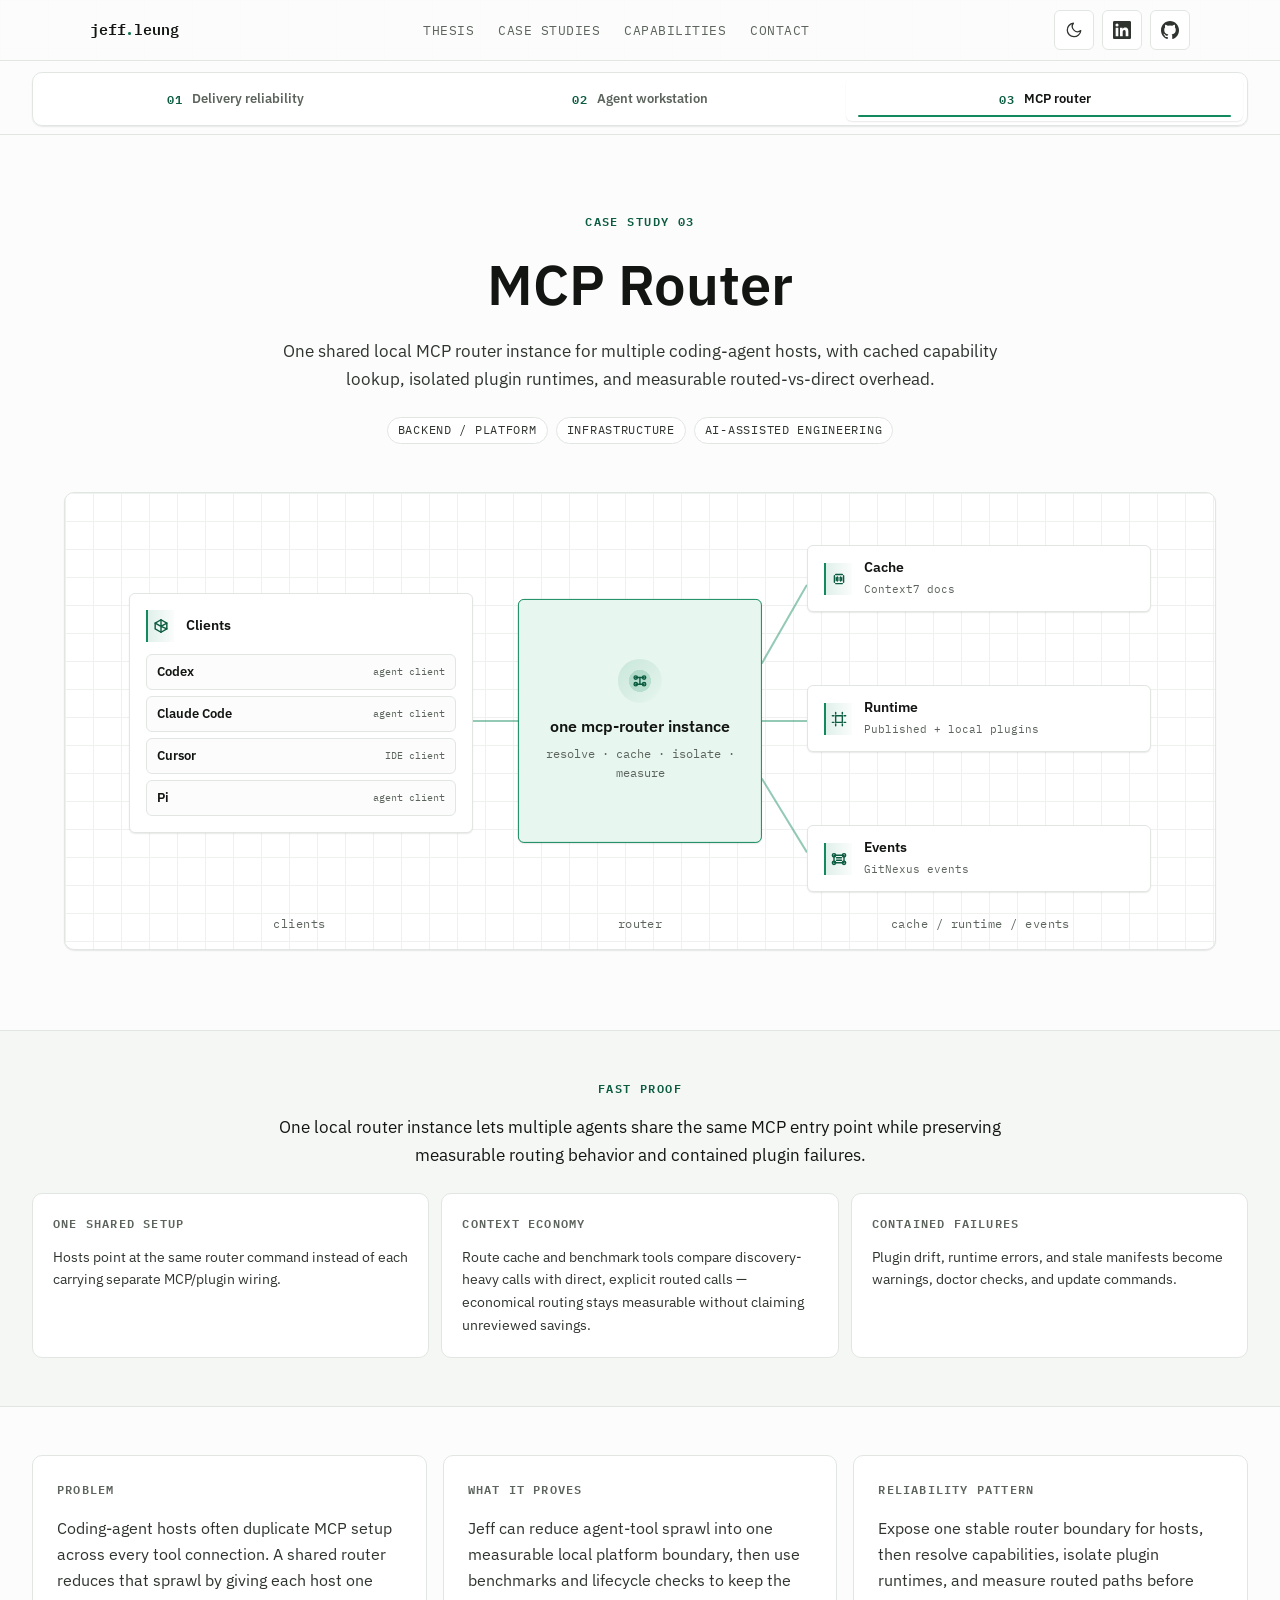
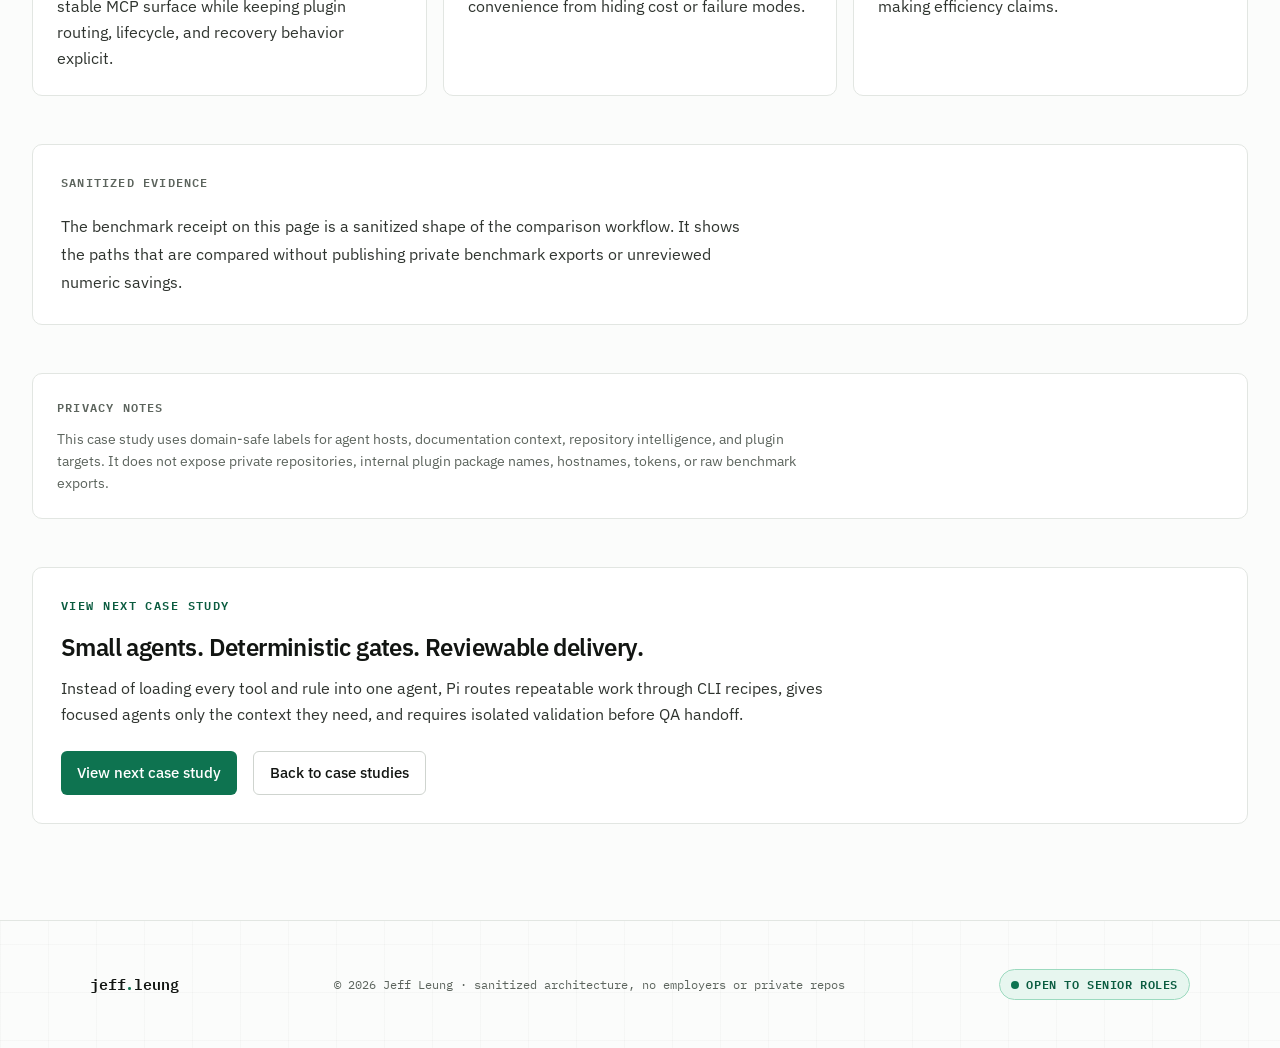
<file: case-studies/mcp-router/index.html>
<!DOCTYPE html><html lang="en"> <head><meta charset="utf-8"><meta name="viewport" content="width=device-width, initial-scale=1"><!--
      In-document CSP + Referrer-Policy. Kept in sync with public/_headers (and
      auto-augmented with script-src hashes at build time by
      scripts/apply-csp-hashes.mjs) so the GitHub Pages mirror gets ~80% of the
      policy the Cloudflare host enforces via response headers. Caveats:
      `frame-ancestors` is ignored when delivered via <meta>; X-Frame-Options,
      Permissions-Policy, and X-Content-Type-Options have no meta equivalent
      and remain Cloudflare-only.
    --><meta http-equiv="Content-Security-Policy" content="default-src 'self'; script-src 'self' 'sha256-BWZxTUdoRWrf8f9VMqZdoaulvQjlKkOddWqZ7hkuO4Q=' 'sha256-QzWFZi+FLIx23tnm9SBU4aEgx4x8DsuASP07mfqol/c=' 'sha256-U7a72oKuFFz8D7GUHLA1NZ0ciymHmDOc9T9aVDg2rWU='; style-src 'self' 'unsafe-inline'; font-src 'self' data:; img-src 'self' data:; connect-src 'self'; frame-ancestors 'none'; base-uri 'self'; form-action 'self'; upgrade-insecure-requests"><meta name="referrer" content="strict-origin-when-cross-origin"><!-- No-flash theme init: sets data-theme before first paint. Same-origin
         script satisfies `script-src 'self'` (no inline hash needed). --><script src="/theme-init.js"></script><meta name="generator" content="Astro v5.18.2"><link rel="canonical" href="https://jeff-leung-portfolio.pages.dev/case-studies/mcp-router"><title>MCP Router · Jeff Leung</title><meta name="description" content="One shared local MCP router instance for multiple coding-agent hosts, with cached capability lookup, isolated plugin runtimes, and measurable routed-vs-direct overhead."><meta property="og:type" content="article"><meta property="og:title" content="MCP Router · Jeff Leung"><meta property="og:description" content="One shared local MCP router instance for multiple coding-agent hosts, with cached capability lookup, isolated plugin runtimes, and measurable routed-vs-direct overhead."><meta property="og:url" content="https://jeff-leung-portfolio.pages.dev/case-studies/mcp-router"><meta property="og:image" content="https://jeff-leung-portfolio.pages.dev/og-default.png"><meta property="og:locale" content="en_US"><meta name="twitter:card" content="summary_large_image"><meta name="twitter:title" content="MCP Router · Jeff Leung"><meta name="twitter:description" content="One shared local MCP router instance for multiple coding-agent hosts, with cached capability lookup, isolated plugin runtimes, and measurable routed-vs-direct overhead."><meta name="twitter:image" content="https://jeff-leung-portfolio.pages.dev/og-default.png"><link rel="icon" href="/favicon.svg" type="image/svg+xml"><script type="application/ld+json">{"@context":"https://schema.org","@type":"Person","name":"Jeff Leung","jobTitle":"Senior Software Engineer","description":"Engineering systems that make AI-assisted delivery reviewable without burning tokens. Sanitized case studies on AI-assisted development reliability, backend/platform design, and verification-driven delivery.","url":"https://jeff-leung-portfolio.pages.dev","sameAs":["https://www.linkedin.com/in/jeff-leung-lab/","https://github.com/WonderJL"]}</script><link rel="stylesheet" href="/_astro/_slug_.svdqSs6b.css"><script type="module" src="/_astro/page.BT_9kWGp.js"></script></head> <body class="flex min-h-screen flex-col"> <a href="#main" class="focus:bg-ink-900 sr-only focus:not-sr-only focus:absolute focus:top-4 focus:left-4 focus:z-50 focus:rounded-md focus:px-4 focus:py-2 focus:text-[color:var(--color-ink-on-accent)] focus-visible:outline-2 focus-visible:outline-offset-2 focus-visible:outline-[color:var(--color-focus)]">
Skip to main content
</a> <header class="site-nav"> <div class="wrap nav-inner"> <a href="/" class="wordmark">jeff<span class="dot">.</span>leung</a> <nav aria-label="Primary" class="nav-links"> <a href="/#thesis">Thesis</a><a href="/#case-studies">Case studies</a><a href="/#capabilities">Capabilities</a><a href="/#contact">Contact</a> </nav> <div class="nav-actions"> <button class="icon-btn theme-toggle" id="theme-toggle" type="button" aria-label="Toggle light and dark theme"> <span class="i-moon"> <svg viewBox="0 0 24 24" fill="none" stroke="currentColor" stroke-width="1.7" aria-hidden="true"> <path d="M21 12.8A9 9 0 1 1 11.2 3a7 7 0 0 0 9.8 9.8Z" stroke-linecap="round" stroke-linejoin="round"></path> </svg> </span> <span class="i-sun"> <svg viewBox="0 0 24 24" fill="none" stroke="currentColor" stroke-width="1.7" aria-hidden="true"> <circle cx="12" cy="12" r="4.2"></circle> <path d="M12 2.5v2M12 19.5v2M2.5 12h2M19.5 12h2M5 5l1.5 1.5M17.5 17.5L19 19M19 5l-1.5 1.5M6.5 17.5L5 19" stroke-linecap="round"></path> </svg> </span> </button> <a href="https://www.linkedin.com/in/jeff-leung-lab/" target="_blank" rel="noopener noreferrer" aria-label="LinkedIn profile (opens in new tab)" class="icon-btn"> <svg viewBox="0 0 24 24" fill="currentColor" aria-hidden="true"> <path d="M20.45 20.45h-3.55v-5.57c0-1.33-.02-3.04-1.85-3.04-1.85 0-2.13 1.45-2.13 2.94v5.67H9.36V9h3.41v1.56h.05c.48-.9 1.64-1.85 3.37-1.85 3.6 0 4.27 2.37 4.27 5.45v6.29ZM5.34 7.43a2.06 2.06 0 1 1 0-4.12 2.06 2.06 0 0 1 0 4.12ZM7.12 20.45H3.55V9h3.57v11.45ZM22.22 0H1.77C.79 0 0 .77 0 1.72v20.56C0 23.23.79 24 1.77 24h20.45c.98 0 1.78-.77 1.78-1.72V1.72C24 .77 23.2 0 22.22 0Z"></path> </svg> </a> <a href="https://github.com/WonderJL" target="_blank" rel="noopener noreferrer" aria-label="GitHub profile (opens in new tab)" class="icon-btn"> <svg viewBox="0 0 24 24" fill="currentColor" aria-hidden="true"> <path d="M12 0C5.37 0 0 5.5 0 12.3c0 5.44 3.44 10.06 8.21 11.69.6.11.82-.27.82-.6 0-.3-.01-1.08-.02-2.13-3.34.74-4.04-1.64-4.04-1.64-.55-1.42-1.34-1.8-1.34-1.8-1.09-.76.08-.75.08-.75 1.2.09 1.84 1.27 1.84 1.27 1.07 1.88 2.8 1.34 3.49 1.02.11-.8.42-1.34.76-1.65-2.67-.31-5.47-1.37-5.47-6.1 0-1.35.47-2.45 1.24-3.31-.12-.31-.54-1.57.12-3.27 0 0 1.01-.33 3.31 1.27a11.2 11.2 0 0 1 6.02 0c2.3-1.6 3.3-1.27 3.3-1.27.67 1.7.25 2.96.13 3.27.77.86 1.24 1.96 1.24 3.31 0 4.74-2.81 5.78-5.49 6.09.43.38.81 1.13.81 2.28 0 1.64-.02 2.97-.02 3.37 0 .33.22.71.83.59C20.57 22.36 24 17.74 24 12.3 24 5.5 18.63 0 12 0Z"></path> </svg> </a> </div> </div> </header> <main id="main" class="flex-1">  <article class="bg-surface-0 pb-24"> <nav aria-label="Case study navigation" class="sticky top-16 z-30 border-b border-[color:var(--color-border)] bg-[color-mix(in_srgb,var(--color-surface-0)_92%,transparent)] backdrop-blur"> <div class="mx-auto max-w-7xl px-3 py-2 sm:px-6 lg:px-8"> <div class="grid min-h-[3.625rem] grid-cols-3 gap-1 rounded-[0.625rem] border border-[color:var(--color-border)] bg-[color-mix(in_srgb,var(--color-surface-1)_86%,transparent)] p-1 shadow-sm md:min-h-11 md:gap-2"> <a href="/case-studies/ai-assisted-delivery-reliability" class="text-ink-500 hover:bg-surface-2 hover:text-ink-900 relative flex min-h-[50px] min-w-0 touch-manipulation flex-col items-center justify-center gap-0.5 rounded-md px-1.5 py-1.5 text-center text-[0.72rem] font-semibold transition-colors md:min-h-11 md:flex-row md:gap-2 md:px-3 md:text-[0.82rem] focus-visible:outline-2 focus-visible:outline-offset-2 focus-visible:outline-[color:var(--color-focus)]"> <span class="text-accent-700 font-mono text-[0.63rem] font-semibold tracking-[0.08em] uppercase md:text-[0.72rem] md:tracking-[0.12em]"> 01 </span> <span class="min-w-0 truncate leading-tight md:hidden">Delivery</span> <span class="hidden min-w-0 truncate leading-tight md:inline"> Delivery reliability </span>  </a><a href="/case-studies/agent-tools-workstation" class="text-ink-500 hover:bg-surface-2 hover:text-ink-900 relative flex min-h-[50px] min-w-0 touch-manipulation flex-col items-center justify-center gap-0.5 rounded-md px-1.5 py-1.5 text-center text-[0.72rem] font-semibold transition-colors md:min-h-11 md:flex-row md:gap-2 md:px-3 md:text-[0.82rem] focus-visible:outline-2 focus-visible:outline-offset-2 focus-visible:outline-[color:var(--color-focus)]"> <span class="text-accent-700 font-mono text-[0.63rem] font-semibold tracking-[0.08em] uppercase md:text-[0.72rem] md:tracking-[0.12em]"> 02 </span> <span class="min-w-0 truncate leading-tight md:hidden">Workstation</span> <span class="hidden min-w-0 truncate leading-tight md:inline"> Agent workstation </span>  </a><a href="/case-studies/mcp-router" aria-current="page" class="text-ink-500 hover:bg-surface-2 hover:text-ink-900 relative flex min-h-[50px] min-w-0 touch-manipulation flex-col items-center justify-center gap-0.5 rounded-md px-1.5 py-1.5 text-center text-[0.72rem] font-semibold transition-colors md:min-h-11 md:flex-row md:gap-2 md:px-3 md:text-[0.82rem] focus-visible:outline-2 focus-visible:outline-offset-2 focus-visible:outline-[color:var(--color-focus)] bg-surface-1 text-ink-900 shadow-sm"> <span class="text-accent-700 font-mono text-[0.63rem] font-semibold tracking-[0.08em] uppercase md:text-[0.72rem] md:tracking-[0.12em]"> 03 </span> <span class="min-w-0 truncate leading-tight md:hidden">MCP</span> <span class="hidden min-w-0 truncate leading-tight md:inline"> MCP router </span> <span aria-hidden="true" class="bg-accent-500 absolute inset-x-2 bottom-1 h-0.5 rounded-full md:inset-x-3"></span> </a> </div> </div> </nav> <header class="border-b border-[color:var(--color-border)]"> <div class="mx-auto max-w-7xl px-6 py-14 sm:px-8 sm:py-20"> <div class="mx-auto max-w-4xl text-center"> <p class="text-accent-700 font-mono text-[0.75rem] font-semibold tracking-[0.12em] uppercase">
Case study 03 </p> <h1 class="text-ink-900 mt-6 text-[2.25rem] leading-[1.08] font-semibold tracking-normal sm:text-[3rem] sm:leading-[1.05] lg:text-[3.5rem]"> MCP Router </h1> <p class="text-ink-700 mx-auto mt-6 max-w-3xl text-[1.0625rem] leading-relaxed"> One shared local MCP router instance for multiple coding-agent hosts, with cached capability lookup, isolated plugin runtimes, and measurable routed-vs-direct overhead. </p> <div class="mt-6 flex flex-wrap justify-center gap-2"> <span class="inline-flex items-center rounded-pill border border-[color:var(--color-border)] bg-surface-1 px-2.5 py-1 font-mono text-mono-label uppercase tracking-[0.06em] text-ink-700"> Backend / Platform </span><span class="inline-flex items-center rounded-pill border border-[color:var(--color-border)] bg-surface-1 px-2.5 py-1 font-mono text-mono-label uppercase tracking-[0.06em] text-ink-700"> Infrastructure </span><span class="inline-flex items-center rounded-pill border border-[color:var(--color-border)] bg-surface-1 px-2.5 py-1 font-mono text-mono-label uppercase tracking-[0.06em] text-ink-700"> AI-assisted engineering </span> </div>  </div> <div class="mx-auto mt-12 max-w-6xl"> <style>astro-island,astro-slot,astro-static-slot{display:contents}</style><script>(()=>{var e=async t=>{await(await t())()};(self.Astro||(self.Astro={})).load=e;window.dispatchEvent(new Event("astro:load"));})();</script><script>(()=>{var A=Object.defineProperty;var g=(i,o,a)=>o in i?A(i,o,{enumerable:!0,configurable:!0,writable:!0,value:a}):i[o]=a;var d=(i,o,a)=>g(i,typeof o!="symbol"?o+"":o,a);{let i={0:t=>m(t),1:t=>a(t),2:t=>new RegExp(t),3:t=>new Date(t),4:t=>new Map(a(t)),5:t=>new Set(a(t)),6:t=>BigInt(t),7:t=>new URL(t),8:t=>new Uint8Array(t),9:t=>new Uint16Array(t),10:t=>new Uint32Array(t),11:t=>1/0*t},o=t=>{let[l,e]=t;return l in i?i[l](e):void 0},a=t=>t.map(o),m=t=>typeof t!="object"||t===null?t:Object.fromEntries(Object.entries(t).map(([l,e])=>[l,o(e)]));class y extends HTMLElement{constructor(){super(...arguments);d(this,"Component");d(this,"hydrator");d(this,"hydrate",async()=>{var b;if(!this.hydrator||!this.isConnected)return;let e=(b=this.parentElement)==null?void 0:b.closest("astro-island[ssr]");if(e){e.addEventListener("astro:hydrate",this.hydrate,{once:!0});return}let c=this.querySelectorAll("astro-slot"),n={},h=this.querySelectorAll("template[data-astro-template]");for(let r of h){let s=r.closest(this.tagName);s!=null&&s.isSameNode(this)&&(n[r.getAttribute("data-astro-template")||"default"]=r.innerHTML,r.remove())}for(let r of c){let s=r.closest(this.tagName);s!=null&&s.isSameNode(this)&&(n[r.getAttribute("name")||"default"]=r.innerHTML)}let p;try{p=this.hasAttribute("props")?m(JSON.parse(this.getAttribute("props"))):{}}catch(r){let s=this.getAttribute("component-url")||"<unknown>",v=this.getAttribute("component-export");throw v&&(s+=` (export ${v})`),console.error(`[hydrate] Error parsing props for component ${s}`,this.getAttribute("props"),r),r}let u;await this.hydrator(this)(this.Component,p,n,{client:this.getAttribute("client")}),this.removeAttribute("ssr"),this.dispatchEvent(new CustomEvent("astro:hydrate"))});d(this,"unmount",()=>{this.isConnected||this.dispatchEvent(new CustomEvent("astro:unmount"))})}disconnectedCallback(){document.removeEventListener("astro:after-swap",this.unmount),document.addEventListener("astro:after-swap",this.unmount,{once:!0})}connectedCallback(){if(!this.hasAttribute("await-children")||document.readyState==="interactive"||document.readyState==="complete")this.childrenConnectedCallback();else{let e=()=>{document.removeEventListener("DOMContentLoaded",e),c.disconnect(),this.childrenConnectedCallback()},c=new MutationObserver(()=>{var n;((n=this.lastChild)==null?void 0:n.nodeType)===Node.COMMENT_NODE&&this.lastChild.nodeValue==="astro:end"&&(this.lastChild.remove(),e())});c.observe(this,{childList:!0}),document.addEventListener("DOMContentLoaded",e)}}async childrenConnectedCallback(){let e=this.getAttribute("before-hydration-url");e&&await import(e),this.start()}async start(){let e=JSON.parse(this.getAttribute("opts")),c=this.getAttribute("client");if(Astro[c]===void 0){window.addEventListener(`astro:${c}`,()=>this.start(),{once:!0});return}try{await Astro[c](async()=>{let n=this.getAttribute("renderer-url"),[h,{default:p}]=await Promise.all([import(this.getAttribute("component-url")),n?import(n):()=>()=>{}]),u=this.getAttribute("component-export")||"default";if(!u.includes("."))this.Component=h[u];else{this.Component=h;for(let f of u.split("."))this.Component=this.Component[f]}return this.hydrator=p,this.hydrate},e,this)}catch(n){console.error(`[astro-island] Error hydrating ${this.getAttribute("component-url")}`,n)}}attributeChangedCallback(){this.hydrate()}}d(y,"observedAttributes",["props"]),customElements.get("astro-island")||customElements.define("astro-island",y)}})();</script><astro-island uid="Z2v9dYF" prefix="r1" component-url="/_astro/CaseStudyHubDiagram.DIlSKOI2.js" component-export="default" renderer-url="/_astro/client.Bz692-Ao.js" props="{&quot;variant&quot;:[0,&quot;mcp-router&quot;],&quot;ariaLabel&quot;:[0,&quot;MCP router diagram expanding clients, router, cache, runtime, and events into grouped routing paths.&quot;],&quot;centerLabel&quot;:[0,&quot;one mcp-router instance&quot;],&quot;centerDetail&quot;:[0,&quot;resolve · cache · isolate · measure&quot;],&quot;groupLabels&quot;:[0,{&quot;left&quot;:[0,&quot;clients&quot;],&quot;center&quot;:[0,&quot;router&quot;],&quot;right&quot;:[0,&quot;cache / runtime / events&quot;]}],&quot;leftItems&quot;:[1,[[0,{&quot;label&quot;:[0,&quot;Codex&quot;],&quot;detail&quot;:[0,&quot;agent client&quot;],&quot;icon&quot;:[0,&quot;codex&quot;]}],[0,{&quot;label&quot;:[0,&quot;Claude Code&quot;],&quot;detail&quot;:[0,&quot;agent client&quot;],&quot;icon&quot;:[0,&quot;claude&quot;]}],[0,{&quot;label&quot;:[0,&quot;Cursor&quot;],&quot;detail&quot;:[0,&quot;IDE client&quot;],&quot;icon&quot;:[0,&quot;cursor&quot;]}],[0,{&quot;label&quot;:[0,&quot;Pi&quot;],&quot;detail&quot;:[0,&quot;agent client&quot;],&quot;icon&quot;:[0,&quot;pi&quot;]}]]],&quot;rightItems&quot;:[1,[[0,{&quot;label&quot;:[0,&quot;Context7 docs&quot;],&quot;detail&quot;:[0,&quot;cached lookup&quot;],&quot;icon&quot;:[0,&quot;context7&quot;]}],[0,{&quot;label&quot;:[0,&quot;GitNexus events&quot;],&quot;detail&quot;:[0,&quot;measurement trail&quot;],&quot;icon&quot;:[0,&quot;gitnexus&quot;]}],[0,{&quot;label&quot;:[0,&quot;Published + local plugins&quot;],&quot;detail&quot;:[0,&quot;isolated runtime&quot;],&quot;icon&quot;:[0,&quot;plugins&quot;]}]]]}" ssr client="load" opts="{&quot;name&quot;:&quot;CaseStudyHubDiagram&quot;,&quot;value&quot;:true}" await-children><div class="bg-surface-1 text-ink-900 relative isolate overflow-hidden rounded-lg border border-[color:var(--color-border)] p-3 shadow-sm sm:p-5" role="img" aria-label="MCP router diagram expanding clients, router, cache, runtime, and events into grouped routing paths." data-case-study-hub-diagram="true" data-case-study-hub-variant="mcp-router"><div class="pointer-events-none absolute inset-0 z-0 [background-image:linear-gradient(var(--color-border)_1px,transparent_1px),linear-gradient(90deg,var(--color-border)_1px,transparent_1px)] [background-size:28px_28px] opacity-55" aria-hidden="true"></div><div class="relative z-10 hidden min-h-[26rem] pb-5 xl:block"><svg class="pointer-events-none absolute inset-0 z-0 h-full w-full" viewBox="0 0 1000 430" preserveAspectRatio="none" aria-hidden="true" focusable="false"><path d="M390 215 L350 215" fill="none" stroke="var(--color-accent-500)" stroke-width="2" stroke-linecap="round" stroke-linejoin="round" vector-effect="non-scaling-stroke" opacity="0.42" data-case-study-hub-line="true" data-case-study-hub-line-axis="x"></path><path d="M610 155 L650 75" fill="none" stroke="var(--color-accent-500)" stroke-width="2" stroke-linecap="round" stroke-linejoin="round" vector-effect="non-scaling-stroke" opacity="0.42" data-case-study-hub-line="true" data-case-study-hub-line-axis="x"></path><path d="M610 215 L650 215" fill="none" stroke="var(--color-accent-500)" stroke-width="2" stroke-linecap="round" stroke-linejoin="round" vector-effect="non-scaling-stroke" opacity="0.42" data-case-study-hub-line="true" data-case-study-hub-line-axis="x"></path><path d="M610 275 L650 350" fill="none" stroke="var(--color-accent-500)" stroke-width="2" stroke-linecap="round" stroke-linejoin="round" vector-effect="non-scaling-stroke" opacity="0.42" data-case-study-hub-line="true" data-case-study-hub-line-axis="x"></path></svg><div class="bg-surface-1 z-20 min-w-0 rounded-md border border-[color:var(--color-border)] p-3 shadow-sm sm:p-4 absolute top-[5rem] left-[4%] w-[31%]" data-case-study-hub-node="true"><div class="flex min-w-0 items-center gap-2.5 sm:gap-3"><span class="text-accent-700 flex h-7 w-6 shrink-0 items-center justify-center border-l-2 border-[color:var(--color-accent-500)] bg-[linear-gradient(90deg,color-mix(in_srgb,var(--color-accent-500)_13%,transparent),color-mix(in_srgb,var(--color-accent-500)_2%,transparent))] sm:h-8 sm:w-7"><svg class="h-5 w-5 fill-none stroke-current" viewBox="0 0 24 24" stroke-width="1.7" stroke-linecap="round" stroke-linejoin="round" aria-hidden="true"><path d="M12 4.5 19 8.5v7L12 19.5 5 15.5v-7L12 4.5Z"></path><path d="M12 4.5v15M5 8.5l7 4 7-4M12 12.5l7 3"></path></svg></span><p class="text-small text-ink-900 leading-snug font-semibold">Clients</p></div><div class="mt-3 grid gap-1.5"><div class="flex min-w-0 flex-col items-start gap-1 rounded-[0.375rem] border border-[color:var(--color-border)] bg-[color:var(--color-surface-0)] px-2.5 py-2 lg:flex-row lg:items-center lg:justify-between lg:gap-3"><span class="text-ink-900 min-w-0 text-[0.82rem] leading-snug font-semibold">Codex</span><span class="text-ink-500 min-w-0 font-mono text-[0.64rem] leading-snug lg:shrink-0 lg:text-right">agent client</span></div><div class="flex min-w-0 flex-col items-start gap-1 rounded-[0.375rem] border border-[color:var(--color-border)] bg-[color:var(--color-surface-0)] px-2.5 py-2 lg:flex-row lg:items-center lg:justify-between lg:gap-3"><span class="text-ink-900 min-w-0 text-[0.82rem] leading-snug font-semibold">Claude Code</span><span class="text-ink-500 min-w-0 font-mono text-[0.64rem] leading-snug lg:shrink-0 lg:text-right">agent client</span></div><div class="flex min-w-0 flex-col items-start gap-1 rounded-[0.375rem] border border-[color:var(--color-border)] bg-[color:var(--color-surface-0)] px-2.5 py-2 lg:flex-row lg:items-center lg:justify-between lg:gap-3"><span class="text-ink-900 min-w-0 text-[0.82rem] leading-snug font-semibold">Cursor</span><span class="text-ink-500 min-w-0 font-mono text-[0.64rem] leading-snug lg:shrink-0 lg:text-right">IDE client</span></div><div class="flex min-w-0 flex-col items-start gap-1 rounded-[0.375rem] border border-[color:var(--color-border)] bg-[color:var(--color-surface-0)] px-2.5 py-2 lg:flex-row lg:items-center lg:justify-between lg:gap-3"><span class="text-ink-900 min-w-0 text-[0.82rem] leading-snug font-semibold">Pi</span><span class="text-ink-500 min-w-0 font-mono text-[0.64rem] leading-snug lg:shrink-0 lg:text-right">agent client</span></div></div></div><div class="bg-evidence-bg z-10 grid justify-items-center rounded-md border border-[color:var(--color-accent-500)] px-5 py-5 text-center shadow-sm absolute top-1/2 left-1/2 aspect-square w-[22%] max-w-[16rem] min-w-[12rem] -translate-x-1/2 -translate-y-1/2 content-center rounded-full" data-case-study-hub-node="true" data-case-study-hub-center="true"><span class="text-accent-700 mb-3 grid h-11 w-11 place-items-center rounded-full bg-[radial-gradient(circle,color-mix(in_srgb,var(--color-accent-500)_18%,transparent)_0_35%,transparent_36%),linear-gradient(135deg,color-mix(in_srgb,var(--color-accent-500)_14%,transparent),transparent)]"><svg class="h-5 w-5 fill-none stroke-current" viewBox="0 0 24 24" stroke-width="1.7" stroke-linecap="round" stroke-linejoin="round" aria-hidden="true"><path d="M7 8h10M7 16h10"></path><path d="M7 8m-2 0a2 2 0 1 0 4 0a2 2 0 1 0-4 0"></path><path d="M17 8m-2 0a2 2 0 1 0 4 0a2 2 0 1 0-4 0"></path><path d="M7 16m-2 0a2 2 0 1 0 4 0a2 2 0 1 0-4 0"></path><path d="M17 16m-2 0a2 2 0 1 0 4 0a2 2 0 1 0-4 0"></path><path d="M12 8v8"></path></svg></span><p class="text-ink-900 text-[1rem] leading-snug font-semibold">one mcp-router instance</p><p class="text-ink-500 mt-2 font-mono text-[0.72rem] leading-relaxed">resolve · cache · isolate · measure</p></div><div class="bg-surface-1 z-20 flex min-w-0 items-center gap-2.5 rounded-md border border-[color:var(--color-border)] px-3 py-2.5 shadow-sm sm:gap-3 sm:px-4 sm:py-3 absolute right-[4%] w-[31%] top-8" data-case-study-hub-node="true" data-case-study-hub-side="right"><span class="text-accent-700 flex h-7 w-6 shrink-0 items-center justify-center border-l-2 border-[color:var(--color-accent-500)] bg-[linear-gradient(90deg,color-mix(in_srgb,var(--color-accent-500)_13%,transparent),color-mix(in_srgb,var(--color-accent-500)_2%,transparent))] sm:h-8 sm:w-7"><svg class="h-5 w-5 fill-none stroke-current" viewBox="0 0 24 24" stroke-width="1.7" stroke-linecap="round" stroke-linejoin="round" aria-hidden="true"><path d="M8 6.5h8M8 17.5h8M6.5 8v8M17.5 8v8"></path><path d="M10 9.5c0 1.5-.42 2.66-1.5 3.75h2.5M14 9.5c0 1.5.42 2.66 1.5 3.75H13M10 14.5c0-1.5-.42-2.66-1.5-3.75h2.5M14 14.5c0-1.5.42-2.66 1.5-3.75H13"></path></svg></span><div class="min-w-0"><p class="text-small text-ink-900 leading-snug font-semibold">Cache</p><p class="text-ink-500 mt-1 hidden font-mono text-[0.6875rem] leading-relaxed sm:block">Context7 docs</p></div></div><div class="bg-surface-1 z-20 flex min-w-0 items-center gap-2.5 rounded-md border border-[color:var(--color-border)] px-3 py-2.5 shadow-sm sm:gap-3 sm:px-4 sm:py-3 absolute right-[4%] w-[31%] top-[10.75rem]" data-case-study-hub-node="true" data-case-study-hub-side="right"><span class="text-accent-700 flex h-7 w-6 shrink-0 items-center justify-center border-l-2 border-[color:var(--color-accent-500)] bg-[linear-gradient(90deg,color-mix(in_srgb,var(--color-accent-500)_13%,transparent),color-mix(in_srgb,var(--color-accent-500)_2%,transparent))] sm:h-8 sm:w-7"><svg class="h-5 w-5 fill-none stroke-current" viewBox="0 0 24 24" stroke-width="1.7" stroke-linecap="round" stroke-linejoin="round" aria-hidden="true"><path d="M8 8h8v8H8z"></path><path d="M4 8h2M18 8h2M4 16h2M18 16h2M8 4v2M16 4v2M8 18v2M16 18v2"></path></svg></span><div class="min-w-0"><p class="text-small text-ink-900 leading-snug font-semibold">Runtime</p><p class="text-ink-500 mt-1 hidden font-mono text-[0.6875rem] leading-relaxed sm:block">Published + local plugins</p></div></div><div class="bg-surface-1 z-20 flex min-w-0 items-center gap-2.5 rounded-md border border-[color:var(--color-border)] px-3 py-2.5 shadow-sm sm:gap-3 sm:px-4 sm:py-3 absolute right-[4%] w-[31%] top-[19.5rem]" data-case-study-hub-node="true" data-case-study-hub-side="right"><span class="text-accent-700 flex h-7 w-6 shrink-0 items-center justify-center border-l-2 border-[color:var(--color-accent-500)] bg-[linear-gradient(90deg,color-mix(in_srgb,var(--color-accent-500)_13%,transparent),color-mix(in_srgb,var(--color-accent-500)_2%,transparent))] sm:h-8 sm:w-7"><svg class="h-5 w-5 fill-none stroke-current" viewBox="0 0 24 24" stroke-width="1.7" stroke-linecap="round" stroke-linejoin="round" aria-hidden="true"><path d="M6 7.5h12v9H6z"></path><path d="M9 10.5h6M9 13.5h6"></path><path d="M6 7.5m-2 0a2 2 0 1 0 4 0a2 2 0 1 0-4 0"></path><path d="M18 7.5m-2 0a2 2 0 1 0 4 0a2 2 0 1 0-4 0"></path><path d="M6 16.5m-2 0a2 2 0 1 0 4 0a2 2 0 1 0-4 0"></path><path d="M18 16.5m-2 0a2 2 0 1 0 4 0a2 2 0 1 0-4 0"></path></svg></span><div class="min-w-0"><p class="text-small text-ink-900 leading-snug font-semibold">Events</p><p class="text-ink-500 mt-1 hidden font-mono text-[0.6875rem] leading-relaxed sm:block">GitNexus events</p></div></div><div class="text-ink-500 pointer-events-none absolute inset-x-0 bottom-0 z-20 grid grid-cols-3 px-[4%] text-center font-mono text-[0.72rem] leading-none tracking-[0.04em] " aria-hidden="true"><span>clients</span><span>router</span><span>cache / runtime / events</span></div></div><div class="relative z-10 mx-auto grid max-w-[50rem] gap-2.5 xl:hidden"><p class="text-ink-500 text-center font-mono text-[0.72rem] leading-none tracking-[0.04em]">clients</p><div class="bg-surface-1 z-20 min-w-0 rounded-md border border-[color:var(--color-border)] p-3 shadow-sm sm:p-4 " data-case-study-hub-node="true"><div class="flex min-w-0 items-center gap-2.5 sm:gap-3"><span class="text-accent-700 flex h-7 w-6 shrink-0 items-center justify-center border-l-2 border-[color:var(--color-accent-500)] bg-[linear-gradient(90deg,color-mix(in_srgb,var(--color-accent-500)_13%,transparent),color-mix(in_srgb,var(--color-accent-500)_2%,transparent))] sm:h-8 sm:w-7"><svg class="h-5 w-5 fill-none stroke-current" viewBox="0 0 24 24" stroke-width="1.7" stroke-linecap="round" stroke-linejoin="round" aria-hidden="true"><path d="M12 4.5 19 8.5v7L12 19.5 5 15.5v-7L12 4.5Z"></path><path d="M12 4.5v15M5 8.5l7 4 7-4M12 12.5l7 3"></path></svg></span><p class="text-small text-ink-900 leading-snug font-semibold">Clients</p></div><div class="mt-3 grid gap-1.5"><div class="flex min-w-0 flex-col items-start gap-1 rounded-[0.375rem] border border-[color:var(--color-border)] bg-[color:var(--color-surface-0)] px-2.5 py-2 lg:flex-row lg:items-center lg:justify-between lg:gap-3"><span class="text-ink-900 min-w-0 text-[0.82rem] leading-snug font-semibold">Codex</span><span class="text-ink-500 min-w-0 font-mono text-[0.64rem] leading-snug lg:shrink-0 lg:text-right">agent client</span></div><div class="flex min-w-0 flex-col items-start gap-1 rounded-[0.375rem] border border-[color:var(--color-border)] bg-[color:var(--color-surface-0)] px-2.5 py-2 lg:flex-row lg:items-center lg:justify-between lg:gap-3"><span class="text-ink-900 min-w-0 text-[0.82rem] leading-snug font-semibold">Claude Code</span><span class="text-ink-500 min-w-0 font-mono text-[0.64rem] leading-snug lg:shrink-0 lg:text-right">agent client</span></div><div class="flex min-w-0 flex-col items-start gap-1 rounded-[0.375rem] border border-[color:var(--color-border)] bg-[color:var(--color-surface-0)] px-2.5 py-2 lg:flex-row lg:items-center lg:justify-between lg:gap-3"><span class="text-ink-900 min-w-0 text-[0.82rem] leading-snug font-semibold">Cursor</span><span class="text-ink-500 min-w-0 font-mono text-[0.64rem] leading-snug lg:shrink-0 lg:text-right">IDE client</span></div><div class="flex min-w-0 flex-col items-start gap-1 rounded-[0.375rem] border border-[color:var(--color-border)] bg-[color:var(--color-surface-0)] px-2.5 py-2 lg:flex-row lg:items-center lg:justify-between lg:gap-3"><span class="text-ink-900 min-w-0 text-[0.82rem] leading-snug font-semibold">Pi</span><span class="text-ink-500 min-w-0 font-mono text-[0.64rem] leading-snug lg:shrink-0 lg:text-right">agent client</span></div></div></div><div class="relative mx-auto grid h-9 w-[58%] max-w-md" style="grid-template-columns:repeat(1, minmax(0, 1fr))" aria-hidden="true"><div class="absolute inset-x-[10%] top-1/2 h-px origin-center -translate-y-1/2 bg-[color:var(--color-accent-500)] opacity-45" data-case-study-hub-line="true" data-case-study-hub-line-axis="x"></div><span class="relative block opacity-45 before:absolute before:top-1/2 before:left-1/2 before:h-8 before:w-px before:origin-center before:-translate-x-1/2 before:-translate-y-1/2 before:bg-[color:var(--color-accent-500)]" data-case-study-hub-line="true" data-case-study-hub-line-axis="y"></span></div><p class="text-ink-500 text-center font-mono text-[0.72rem] leading-none tracking-[0.04em]">router</p><div class="bg-evidence-bg z-10 grid justify-items-center rounded-md border border-[color:var(--color-accent-500)] px-5 py-5 text-center shadow-sm mx-auto aspect-square w-full max-w-[20rem] content-center rounded-full" data-case-study-hub-node="true" data-case-study-hub-center="true"><span class="text-accent-700 mb-3 grid h-11 w-11 place-items-center rounded-full bg-[radial-gradient(circle,color-mix(in_srgb,var(--color-accent-500)_18%,transparent)_0_35%,transparent_36%),linear-gradient(135deg,color-mix(in_srgb,var(--color-accent-500)_14%,transparent),transparent)]"><svg class="h-5 w-5 fill-none stroke-current" viewBox="0 0 24 24" stroke-width="1.7" stroke-linecap="round" stroke-linejoin="round" aria-hidden="true"><path d="M7 8h10M7 16h10"></path><path d="M7 8m-2 0a2 2 0 1 0 4 0a2 2 0 1 0-4 0"></path><path d="M17 8m-2 0a2 2 0 1 0 4 0a2 2 0 1 0-4 0"></path><path d="M7 16m-2 0a2 2 0 1 0 4 0a2 2 0 1 0-4 0"></path><path d="M17 16m-2 0a2 2 0 1 0 4 0a2 2 0 1 0-4 0"></path><path d="M12 8v8"></path></svg></span><p class="text-ink-900 text-[1rem] leading-snug font-semibold">one mcp-router instance</p><p class="text-ink-500 mt-2 font-mono text-[0.72rem] leading-relaxed">resolve · cache · isolate · measure</p></div><div class="relative mx-auto grid h-9 w-[58%] max-w-md" style="grid-template-columns:repeat(3, minmax(0, 1fr))" aria-hidden="true"><div class="absolute inset-x-[10%] top-1/2 h-px origin-center -translate-y-1/2 bg-[color:var(--color-accent-500)] opacity-45" data-case-study-hub-line="true" data-case-study-hub-line-axis="x"></div><span class="relative block opacity-45 before:absolute before:top-1/2 before:left-1/2 before:h-8 before:w-px before:origin-center before:-translate-x-1/2 before:-translate-y-1/2 before:bg-[color:var(--color-accent-500)]" data-case-study-hub-line="true" data-case-study-hub-line-axis="y"></span><span class="relative block opacity-45 before:absolute before:top-1/2 before:left-1/2 before:h-8 before:w-px before:origin-center before:-translate-x-1/2 before:-translate-y-1/2 before:bg-[color:var(--color-accent-500)]" data-case-study-hub-line="true" data-case-study-hub-line-axis="y"></span><span class="relative block opacity-45 before:absolute before:top-1/2 before:left-1/2 before:h-8 before:w-px before:origin-center before:-translate-x-1/2 before:-translate-y-1/2 before:bg-[color:var(--color-accent-500)]" data-case-study-hub-line="true" data-case-study-hub-line-axis="y"></span></div><p class="text-ink-500 text-center font-mono text-[0.72rem] leading-none tracking-[0.04em]">cache / runtime / events</p><div class="grid gap-2 md:grid-cols-3"><div class="bg-surface-1 z-20 flex min-w-0 items-center gap-2.5 rounded-md border border-[color:var(--color-border)] px-3 py-2.5 shadow-sm sm:gap-3 sm:px-4 sm:py-3 md:h-full md:flex-col md:items-start md:gap-2" data-case-study-hub-node="true" data-case-study-hub-side="right"><span class="text-accent-700 flex h-7 w-6 shrink-0 items-center justify-center border-l-2 border-[color:var(--color-accent-500)] bg-[linear-gradient(90deg,color-mix(in_srgb,var(--color-accent-500)_13%,transparent),color-mix(in_srgb,var(--color-accent-500)_2%,transparent))] sm:h-8 sm:w-7"><svg class="h-5 w-5 fill-none stroke-current" viewBox="0 0 24 24" stroke-width="1.7" stroke-linecap="round" stroke-linejoin="round" aria-hidden="true"><path d="M8 6.5h8M8 17.5h8M6.5 8v8M17.5 8v8"></path><path d="M10 9.5c0 1.5-.42 2.66-1.5 3.75h2.5M14 9.5c0 1.5.42 2.66 1.5 3.75H13M10 14.5c0-1.5-.42-2.66-1.5-3.75h2.5M14 14.5c0-1.5.42-2.66 1.5-3.75H13"></path></svg></span><div class="min-w-0"><p class="text-small text-ink-900 leading-snug font-semibold">Cache</p><p class="text-ink-500 mt-1 hidden font-mono text-[0.6875rem] leading-relaxed sm:block">Context7 docs</p></div></div><div class="bg-surface-1 z-20 flex min-w-0 items-center gap-2.5 rounded-md border border-[color:var(--color-border)] px-3 py-2.5 shadow-sm sm:gap-3 sm:px-4 sm:py-3 md:h-full md:flex-col md:items-start md:gap-2" data-case-study-hub-node="true" data-case-study-hub-side="right"><span class="text-accent-700 flex h-7 w-6 shrink-0 items-center justify-center border-l-2 border-[color:var(--color-accent-500)] bg-[linear-gradient(90deg,color-mix(in_srgb,var(--color-accent-500)_13%,transparent),color-mix(in_srgb,var(--color-accent-500)_2%,transparent))] sm:h-8 sm:w-7"><svg class="h-5 w-5 fill-none stroke-current" viewBox="0 0 24 24" stroke-width="1.7" stroke-linecap="round" stroke-linejoin="round" aria-hidden="true"><path d="M8 8h8v8H8z"></path><path d="M4 8h2M18 8h2M4 16h2M18 16h2M8 4v2M16 4v2M8 18v2M16 18v2"></path></svg></span><div class="min-w-0"><p class="text-small text-ink-900 leading-snug font-semibold">Runtime</p><p class="text-ink-500 mt-1 hidden font-mono text-[0.6875rem] leading-relaxed sm:block">Published + local plugins</p></div></div><div class="bg-surface-1 z-20 flex min-w-0 items-center gap-2.5 rounded-md border border-[color:var(--color-border)] px-3 py-2.5 shadow-sm sm:gap-3 sm:px-4 sm:py-3 md:h-full md:flex-col md:items-start md:gap-2" data-case-study-hub-node="true" data-case-study-hub-side="right"><span class="text-accent-700 flex h-7 w-6 shrink-0 items-center justify-center border-l-2 border-[color:var(--color-accent-500)] bg-[linear-gradient(90deg,color-mix(in_srgb,var(--color-accent-500)_13%,transparent),color-mix(in_srgb,var(--color-accent-500)_2%,transparent))] sm:h-8 sm:w-7"><svg class="h-5 w-5 fill-none stroke-current" viewBox="0 0 24 24" stroke-width="1.7" stroke-linecap="round" stroke-linejoin="round" aria-hidden="true"><path d="M6 7.5h12v9H6z"></path><path d="M9 10.5h6M9 13.5h6"></path><path d="M6 7.5m-2 0a2 2 0 1 0 4 0a2 2 0 1 0-4 0"></path><path d="M18 7.5m-2 0a2 2 0 1 0 4 0a2 2 0 1 0-4 0"></path><path d="M6 16.5m-2 0a2 2 0 1 0 4 0a2 2 0 1 0-4 0"></path><path d="M18 16.5m-2 0a2 2 0 1 0 4 0a2 2 0 1 0-4 0"></path></svg></span><div class="min-w-0"><p class="text-small text-ink-900 leading-snug font-semibold">Events</p><p class="text-ink-500 mt-1 hidden font-mono text-[0.6875rem] leading-relaxed sm:block">GitNexus events</p></div></div></div></div></div><!--astro:end--></astro-island> </div> </div> </header> <section id="fast-proof" aria-labelledby="fast-proof-heading" class="bg-surface-2 border-b border-[color:var(--color-border)]"> <div class="mx-auto max-w-7xl px-6 py-12 sm:px-8"> <div class="mx-auto max-w-3xl text-center"> <h2 id="fast-proof-heading" class="text-accent-700 font-mono text-[0.75rem] font-semibold tracking-[0.12em] uppercase">
Fast proof
</h2> <p class="text-ink-900 mt-4 text-[1.0625rem] leading-relaxed"> One local router instance lets multiple agents share the same MCP entry point while preserving measurable routing behavior and contained plugin failures. </p> </div> <div class="mt-6 grid gap-3 md:grid-cols-3"> <article class="bg-surface-1 rounded-lg border border-[color:var(--color-border)] p-5"> <p class="text-ink-500 font-mono text-[0.75rem] font-semibold tracking-[0.1em] uppercase"> One shared setup </p> <p class="text-small text-ink-700 mt-3 leading-relaxed">Hosts point at the same router command instead of each carrying separate MCP/plugin wiring.</p> </article><article class="bg-surface-1 rounded-lg border border-[color:var(--color-border)] p-5"> <p class="text-ink-500 font-mono text-[0.75rem] font-semibold tracking-[0.1em] uppercase"> Context economy </p> <p class="text-small text-ink-700 mt-3 leading-relaxed">Route cache and benchmark tools compare discovery-heavy calls with direct, explicit routed calls — economical routing stays measurable without claiming unreviewed savings.</p> </article><article class="bg-surface-1 rounded-lg border border-[color:var(--color-border)] p-5"> <p class="text-ink-500 font-mono text-[0.75rem] font-semibold tracking-[0.1em] uppercase"> Contained failures </p> <p class="text-small text-ink-700 mt-3 leading-relaxed">Plugin drift, runtime errors, and stale manifests become warnings, doctor checks, and update commands.</p> </article> </div> </div> </section> <section id="case-study-context" class="mx-auto max-w-7xl px-6 py-12 sm:px-8"> <div class="grid gap-4 lg:grid-cols-3"> <article class="bg-surface-1 rounded-lg border border-[color:var(--color-border)] p-6"> <p class="text-ink-500 font-mono text-[0.75rem] font-semibold tracking-[0.1em] uppercase">
Problem
</p> <p class="text-ink-700 mt-4 leading-relaxed">Coding-agent hosts often duplicate MCP setup across every tool connection. A shared router reduces that sprawl by giving each host one stable MCP surface while keeping plugin routing, lifecycle, and recovery behavior explicit.</p> </article> <article class="bg-surface-1 rounded-lg border border-[color:var(--color-border)] p-6"> <p class="text-ink-500 font-mono text-[0.75rem] font-semibold tracking-[0.1em] uppercase">
What it proves
</p> <p class="text-ink-700 mt-4 leading-relaxed">Jeff can reduce agent-tool sprawl into one measurable local platform boundary, then use benchmarks and lifecycle checks to keep the convenience from hiding cost or failure modes.</p> </article> <article class="bg-surface-1 rounded-lg border border-[color:var(--color-border)] p-6"> <p class="text-ink-500 font-mono text-[0.75rem] font-semibold tracking-[0.1em] uppercase">
Reliability pattern
</p> <p class="text-ink-700 mt-4 leading-relaxed">Expose one stable router boundary for hosts, then resolve capabilities, isolate plugin runtimes, and measure routed paths before making efficiency claims.</p> </article> </div> </section> <section id="evidence" class="mx-auto max-w-7xl px-6 pb-12 sm:px-8"> <article class="bg-surface-1 rounded-lg border border-[color:var(--color-border)] p-6 sm:p-7"> <h2 class="text-ink-500 font-mono text-[0.75rem] font-semibold tracking-[0.1em] uppercase">
Sanitized evidence
</h2> <div class="prose-case mt-5">  <p>The benchmark receipt on this page is a sanitized shape of the comparison workflow. It shows the paths that are compared without publishing private benchmark exports or unreviewed numeric savings.</p>  </div> </article> </section> <section id="privacy" class="mx-auto max-w-7xl px-6 pb-12 sm:px-8"> <div class="bg-surface-1 rounded-lg border border-[color:var(--color-border)] p-6"> <h2 class="text-ink-500 font-mono text-[0.75rem] font-semibold tracking-[0.1em] uppercase">
Privacy notes
</h2> <p class="text-small text-ink-500 mt-3 max-w-3xl">This case study uses domain-safe labels for agent hosts, documentation context, repository intelligence, and plugin targets. It does not expose private repositories, internal plugin package names, hostnames, tokens, or raw benchmark exports.</p> </div> </section> <section id="next-case-study" class="mx-auto max-w-7xl px-6 sm:px-8"> <article class="bg-surface-1 rounded-lg border border-[color:var(--color-border)] p-6 sm:p-7"> <p class="text-accent-700 font-mono text-[0.75rem] font-semibold tracking-[0.12em] uppercase">
View next case study
</p> <h2 class="text-ink-900 mt-4 text-2xl font-semibold tracking-tight">Small agents. Deterministic gates. Reviewable delivery.</h2> <p class="text-ink-700 mt-3 max-w-3xl leading-relaxed">Instead of loading every tool and rule into one agent, Pi routes repeatable work through CLI recipes, gives focused agents only the context they need, and requires isolated validation before QA handoff.</p> <div class="mt-6 flex flex-wrap items-center gap-4"> <a href="/case-studies/ai-assisted-delivery-reliability" class="inline-flex items-center justify-center gap-2 font-medium rounded-md whitespace-nowrap transition-colors duration-150 focus-visible:outline-2 focus-visible:outline-offset-2 focus-visible:outline-[color:var(--color-focus)] disabled:opacity-50 bg-accent-600 text-[color:var(--color-ink-on-accent)] hover:bg-accent-700 active:bg-accent-700 h-11 px-4 text-[0.9375rem] min-w-[44px]">
View next case study
</a> <a href="/#case-studies" class="inline-flex items-center justify-center gap-2 font-medium rounded-md whitespace-nowrap transition-colors duration-150 focus-visible:outline-2 focus-visible:outline-offset-2 focus-visible:outline-[color:var(--color-focus)] disabled:opacity-50 bg-surface-1 text-ink-900 border border-[color:var(--color-border-strong)] hover:bg-surface-2 h-11 px-4 text-[0.9375rem] min-w-[44px]">
Back to case studies
</a> </div> </article> </section> </article>  </main> <footer class="site-foot"> <div class="wrap foot-inner"> <span class="wordmark">jeff<span class="dot">.</span>leung</span> <span class="meta">© 2026 Jeff Leung · sanitized architecture, no employers or private repos</span> <span class="chip chip-pass"> <span class="dot pulse" style="background: var(--pass-solid)"></span>open to senior roles
</span> </div> </footer> <!-- Theme toggle + scroll reveal. Same-origin → CSP `script-src 'self'`. --> <script src="/theme.js"></script> </body> </html>
</file>
